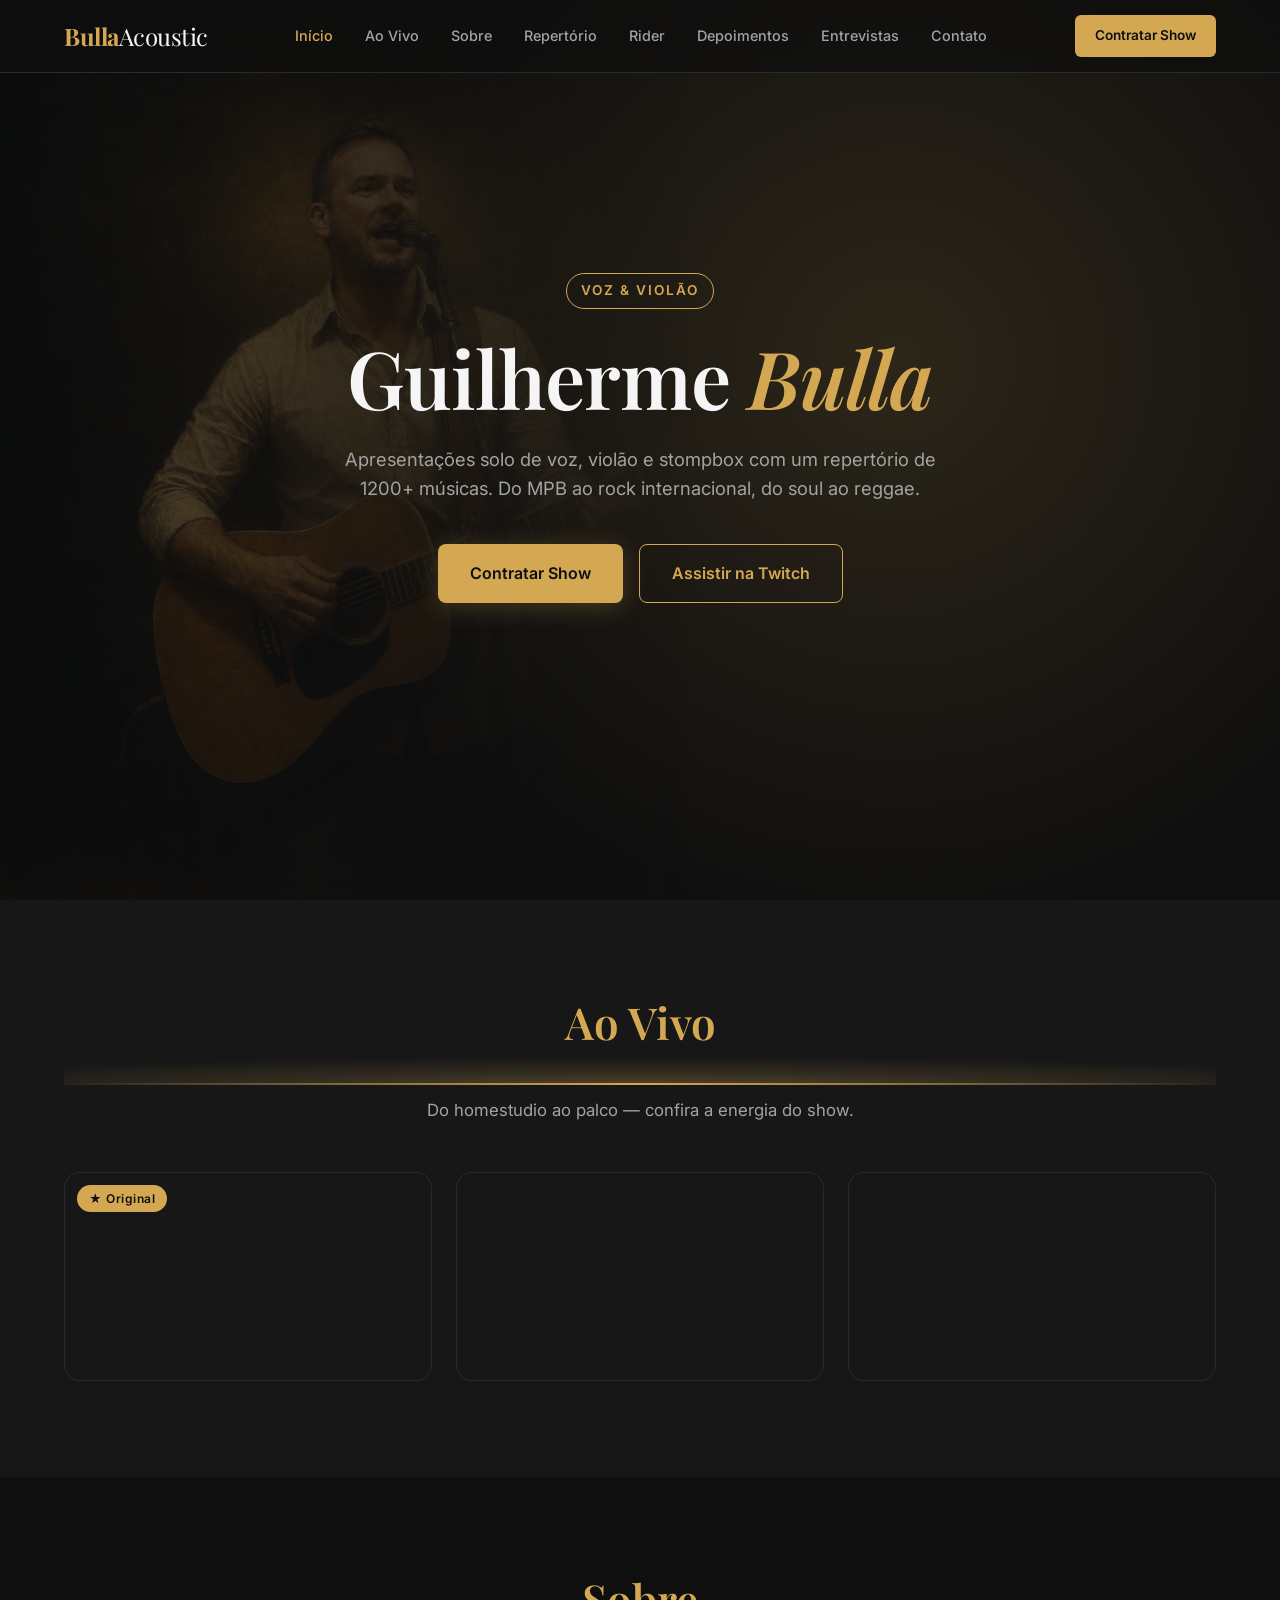
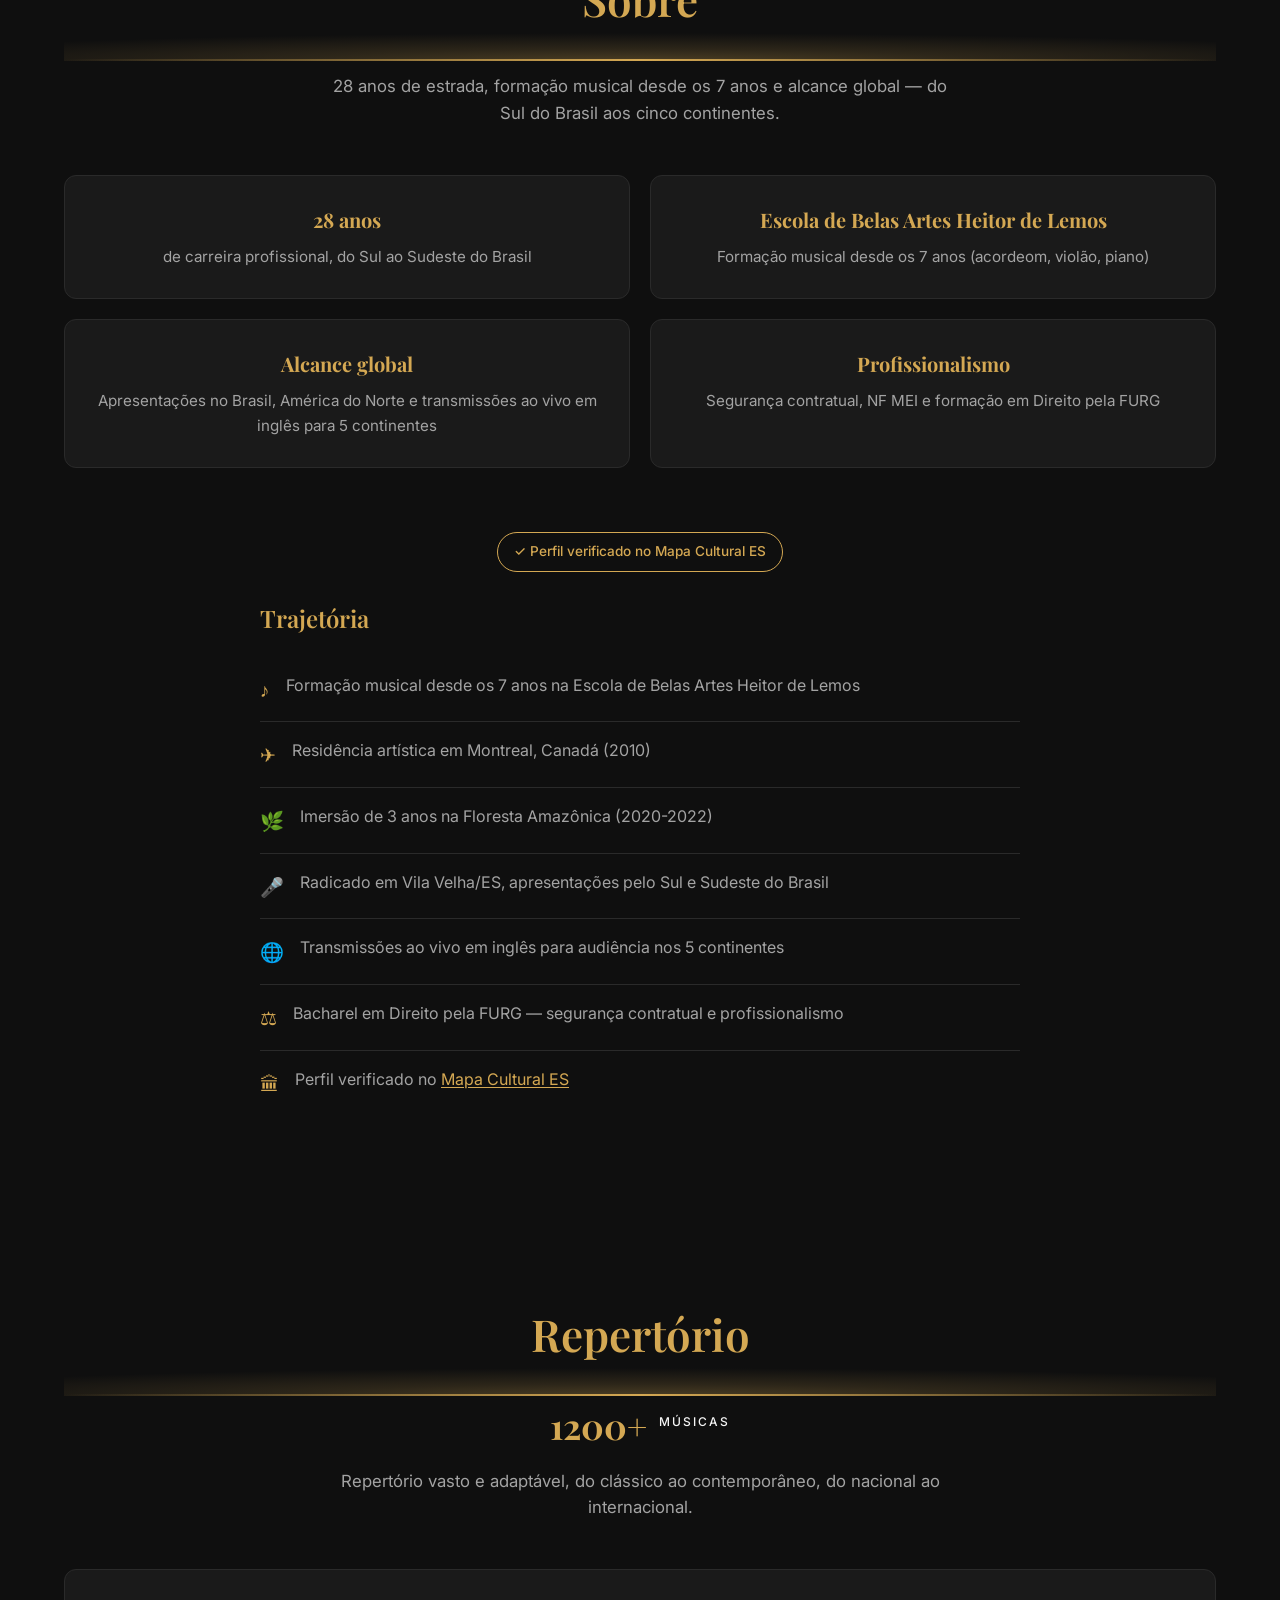
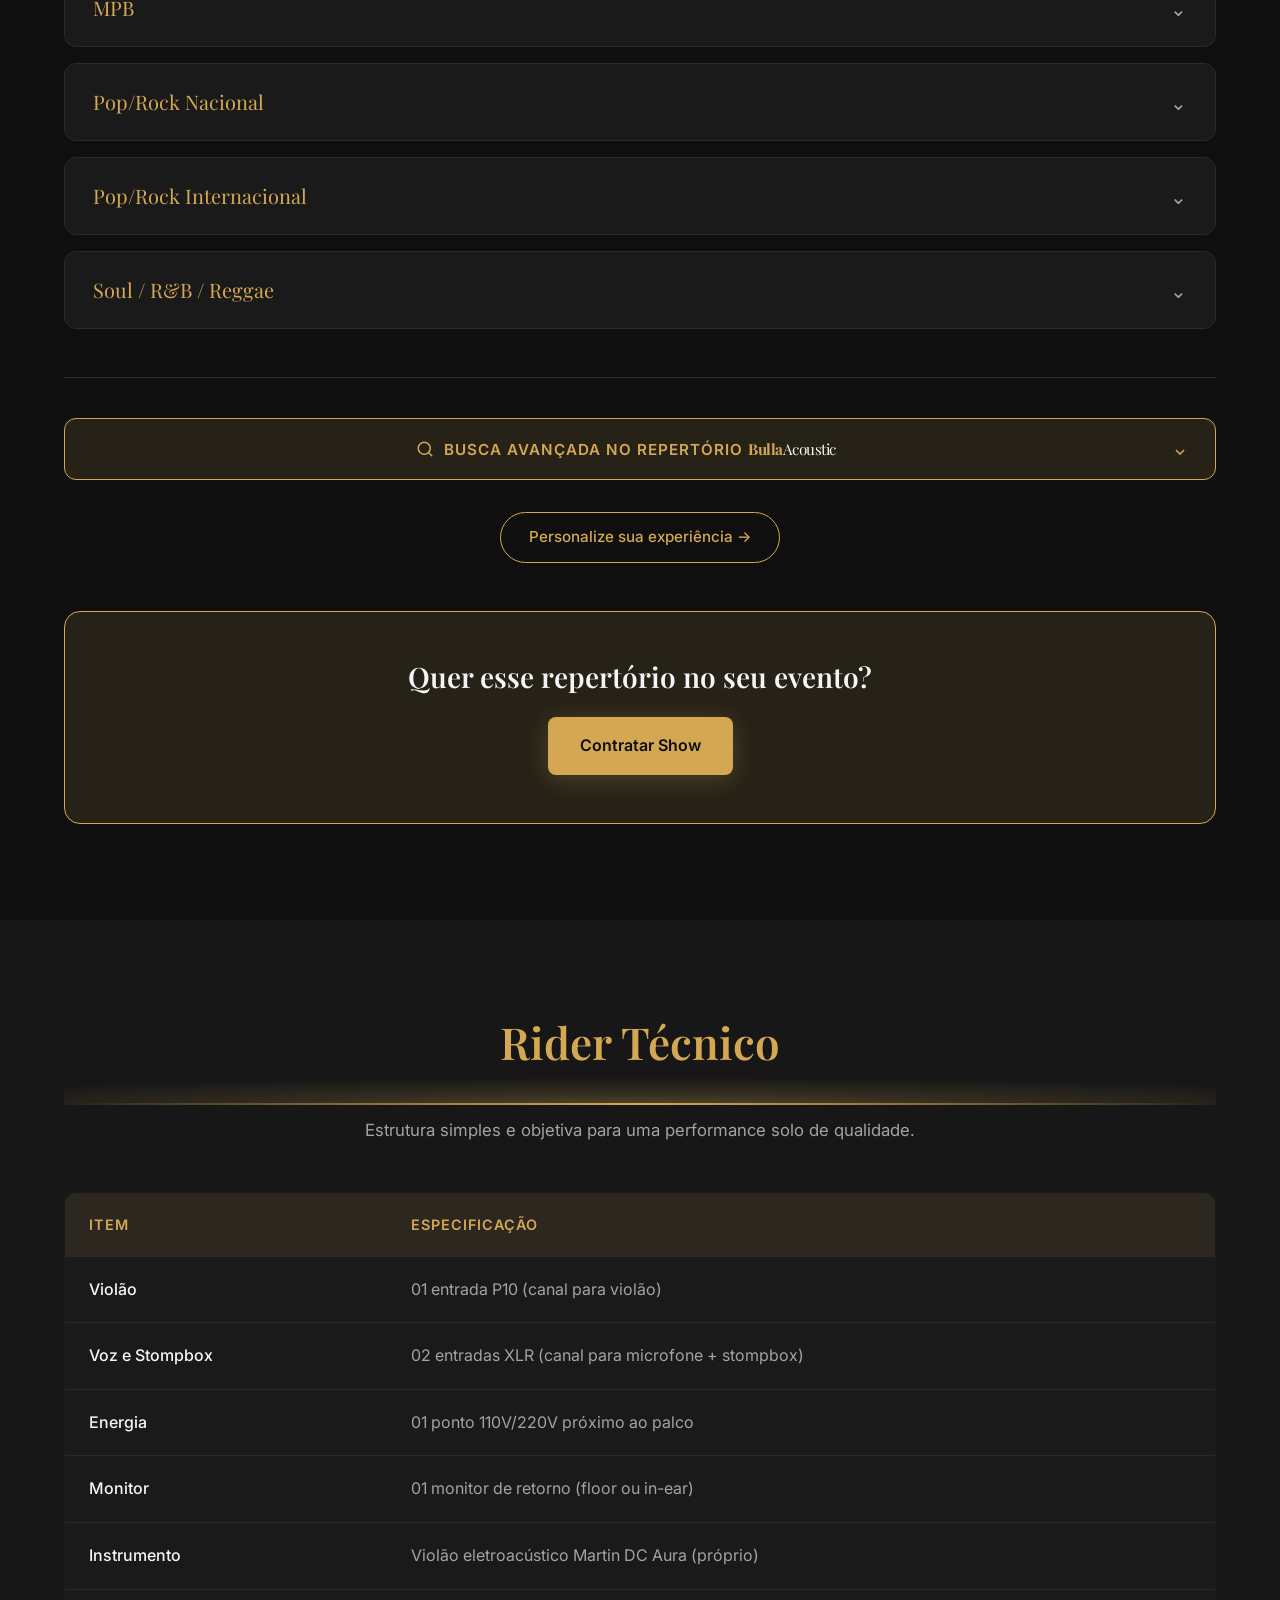
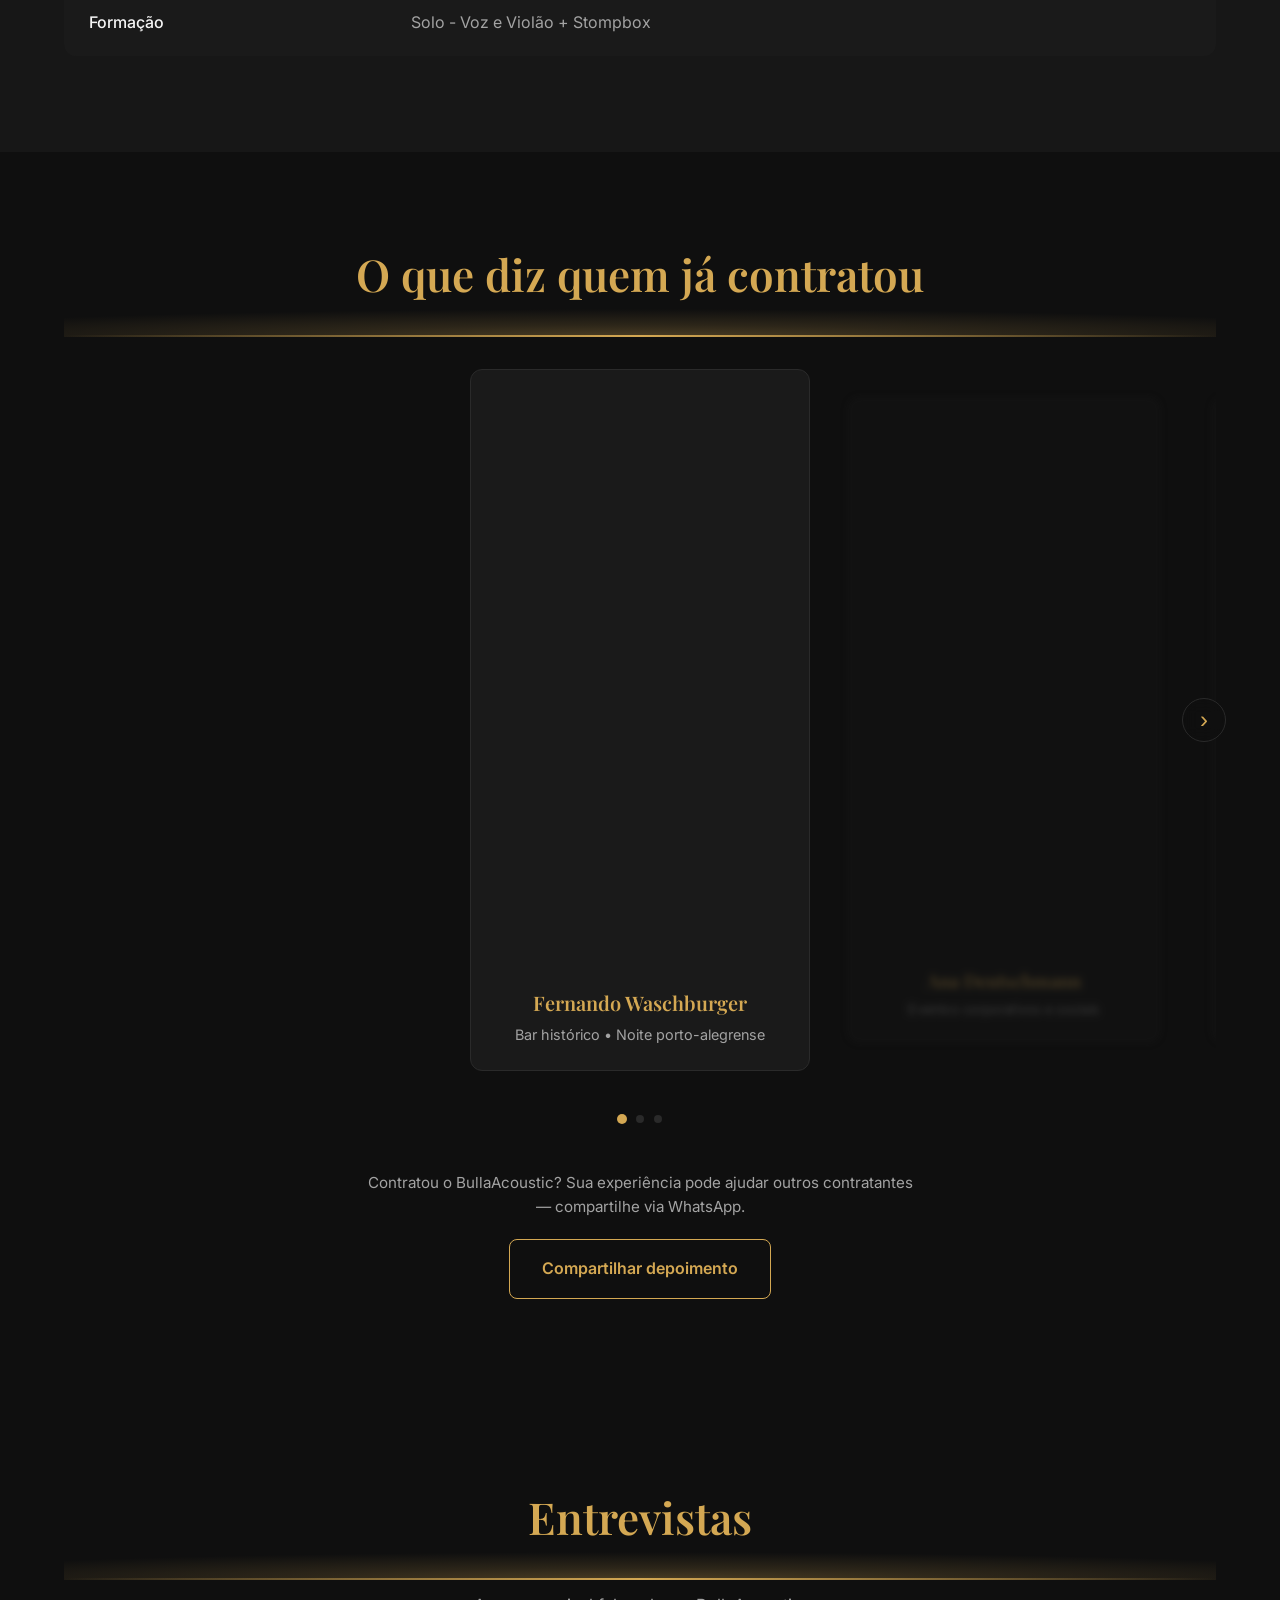
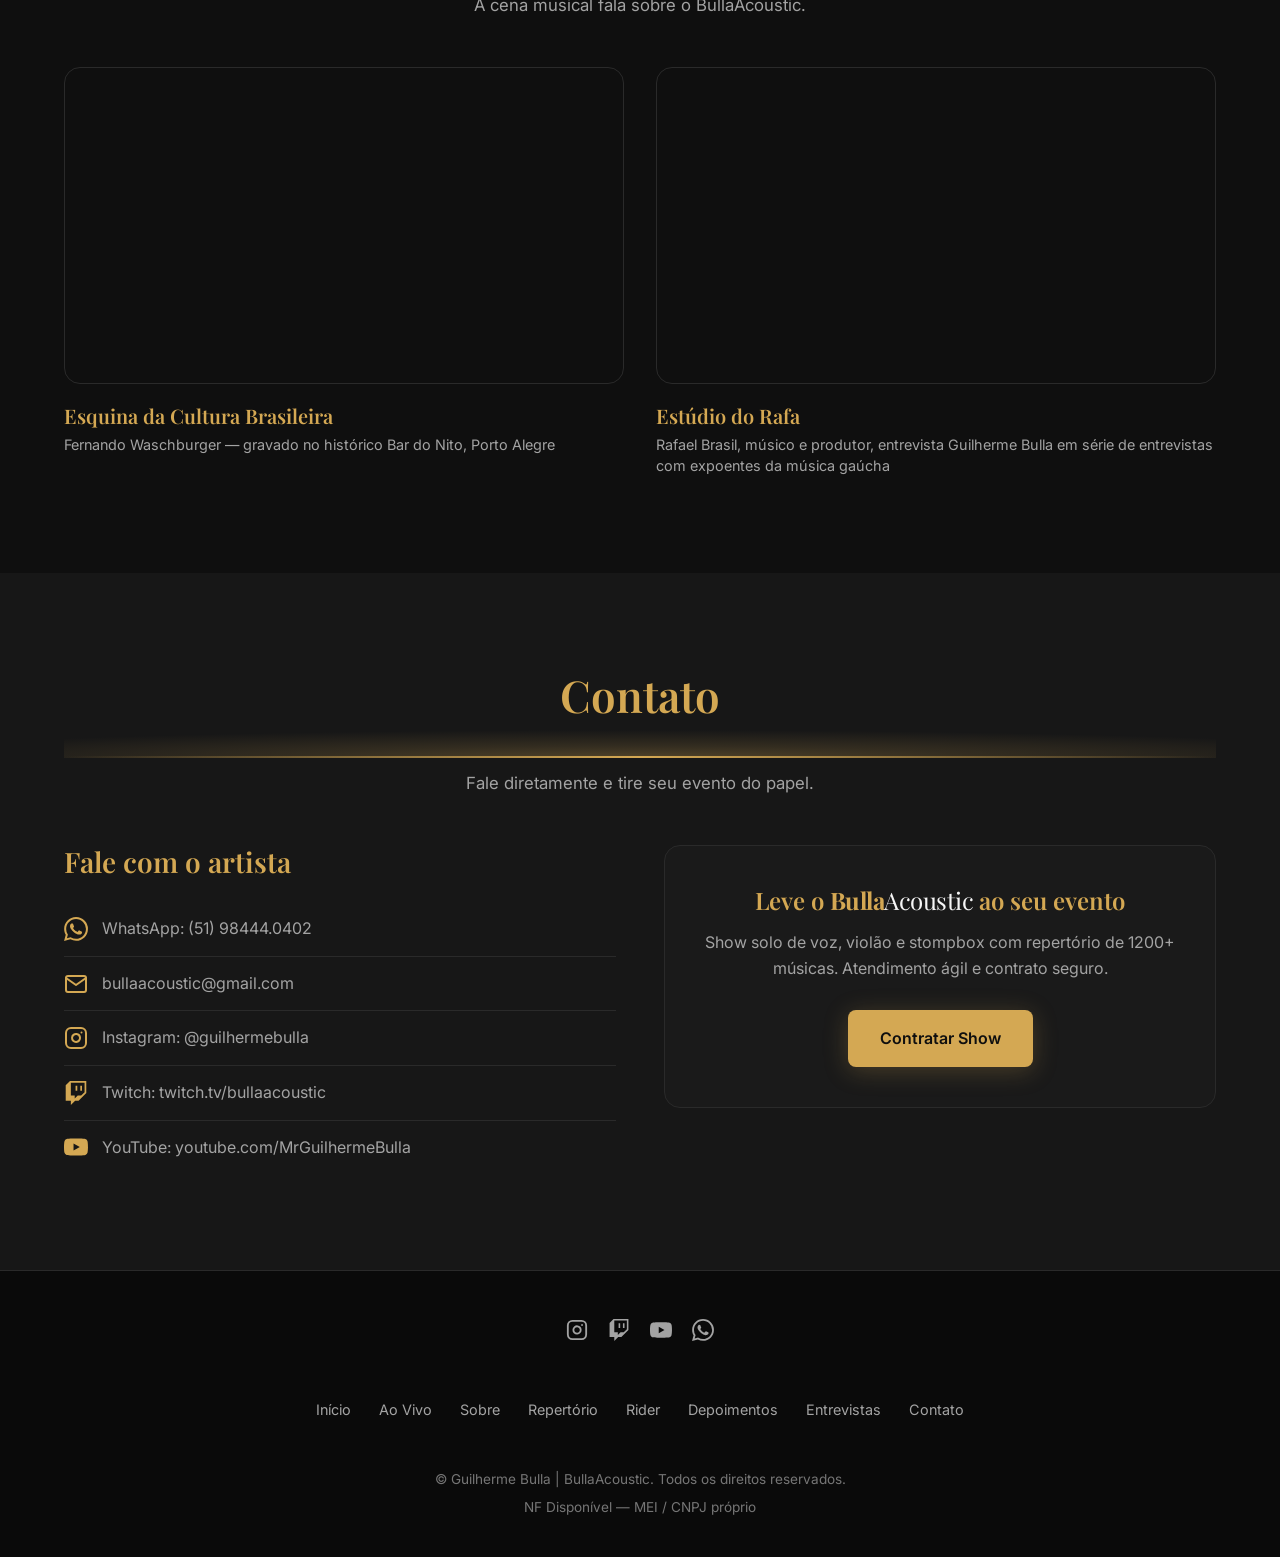
<file: index.html>
<!DOCTYPE html>
<html lang="pt-BR">
<head>
    <meta charset="UTF-8">
    <meta name="viewport" content="width=device-width, initial-scale=1.0">
    <title>BullaAcoustic | Guilherme Bulla — Voz & Violão</title>
    <meta name="description" content="BullaAcoustic — Guilherme Bulla. Show solo de voz, violão e stompbox. Repertório de 1200+ músicas. Contrate para eventos no Brasil.">
    <meta name="author" content="Guilherme Bulla">
    <meta name="robots" content="index, follow">
    <meta name="theme-color" content="#0f0f0f">
    <link rel="canonical" href="https://guilhermebulla.github.io">
    <link rel="icon" href="data:image/svg+xml,<svg xmlns='http://www.w3.org/2000/svg' viewBox='0 0 100 100'><defs><linearGradient id='bg' x1='0' y1='0' x2='1' y2='1'><stop offset='0' stop-color='%231a1a1a'/><stop offset='1' stop-color='%230f0f0f'/></linearGradient><linearGradient id='gold' x1='0' y1='0' x2='0' y2='1'><stop offset='0' stop-color='%23d4a853'/><stop offset='1' stop-color='%23b88d3e'/></linearGradient></defs><rect width='100' height='100' rx='20' fill='url(%23bg)'/><rect x='3' y='3' width='94' height='94' rx='18' fill='none' stroke='%23d4a853' stroke-opacity='.6' stroke-width='2.5'/><rect x='9' y='9' width='82' height='82' rx='13' fill='none' stroke='%23d4a853' stroke-opacity='.25' stroke-width='1.5'/><text x='50' y='77' font-family='Playfair Display, Georgia, serif' font-size='74' font-weight='700' fill='url(%23gold)' text-anchor='middle'>B</text></svg>">
    <meta property="og:title" content="BullaAcoustic | Guilherme Bulla — Voz & Violão">
    <meta property="og:description" content="Show solo de voz, violão e stompbox. Repertório de 1200+ músicas. 28 anos de carreira. Contrate para eventos.">
    <meta property="og:type" content="website">
    <meta property="og:url" content="https://guilhermebulla.github.io">
    <meta property="og:image" content="https://guilhermebulla.github.io/og-image.jpg">
    <meta property="og:image:width" content="1200">
    <meta property="og:image:height" content="630">
    <meta property="og:image:alt" content="BullaAcoustic — Guilherme Bulla, Voz & Violão">
    <meta property="og:locale" content="pt_BR">
    <meta name="twitter:card" content="summary_large_image">
    <meta name="twitter:title" content="BullaAcoustic | Guilherme Bulla — Voz & Violão">
    <meta name="twitter:description" content="Show solo de voz, violão e stompbox. Repertório de 1200+ músicas.">
    <meta name="twitter:image" content="https://guilhermebulla.github.io/og-image.jpg">
    <link rel="preconnect" href="https://fonts.googleapis.com">
    <link rel="preconnect" href="https://fonts.gstatic.com" crossorigin>
    <link href="https://fonts.googleapis.com/css2?family=Inter:wght@400;500;600;700&family=Playfair+Display:ital,wght@0,400;0,600;0,700;1,400;1,600&display=swap" rel="stylesheet">
    <link rel="stylesheet" href="base.css">
    <link rel="stylesheet" href="index.css">
    <script type="application/ld+json">
    {
        "@context": "https://schema.org",
        "@type": "MusicGroup",
        "name": "BullaAcoustic",
        "description": "Show solo de voz, violão e stompbox com repertório de 1200+ músicas. 28 anos de carreira.",
        "url": "https://guilhermebulla.github.io",
        "genre": ["MPB", "Pop", "Rock", "Soul", "R&B", "Reggae"],
        "sameAs": [
            "https://instagram.com/guilhermebulla",
            "https://twitch.tv/bullaacoustic",
            "https://youtube.com/MrGuilhermeBulla"
        ]
    }
    </script>
</head>
<body>
    <a href="#inicio" class="skip-link">Pular para o conteúdo</a>
    <div class="menu-overlay"></div>
    <a href="#contato" class="sticky-cta">Contratar Show</a>
    <button class="back-to-top" aria-label="Voltar ao topo">↑</button>
    <header>
        <div class="container">
            <nav>
                <a href="#inicio" class="logo">Bulla<span>Acoustic</span></a>
                <ul class="nav-links" id="nav-links">
                    <li><a href="#inicio">Início</a></li>
                    <li><a href="#performance">Ao Vivo</a></li>
                    <li><a href="#sobre">Sobre</a></li>
                    <li><a href="#repertorio">Repertório</a></li>
                    <li><a href="#rider">Rider</a></li>
                    <li><a href="#depoimentos">Depoimentos</a></li>
                    <li><a href="#entrevistas">Entrevistas</a></li>
                    <li><a href="#contato">Contato</a></li>
                </ul>
                <a href="#contato" class="nav-cta">Contratar Show</a>
                <button class="mobile-menu-btn" aria-label="Menu" aria-expanded="false" aria-controls="nav-links">☰</button>
            </nav>
        </div>
    </header>
    <main>
        <section id="inicio" class="hero">
            <div class="container">
                <div class="hero-content">
                    <span class="hero-tag">Voz & Violão</span>
                    <h1>Guilherme <em>Bulla</em></h1>
                    <p>Apresentações solo de voz, violão e stompbox com um repertório de 1200+ músicas. Do MPB ao rock internacional, do soul ao reggae.</p>
                    <div class="hero-buttons">
                        <a href="#contato" class="btn btn-primary">Contratar Show</a>
                        <a href="https://twitch.tv/bullaacoustic" target="_blank" rel="noopener noreferrer" class="btn btn-outline">Assistir na Twitch</a>
                    </div>
                </div>
            </div>
        </section>
        <section id="performance" class="performance">
            <div class="container">
                <h2 class="section-title">Ao Vivo</h2>
                <div class="section-divider-top"></div>
                <p class="section-subtitle">Do homestudio ao palco — confira a energia do show.</p>
                <div class="video-grid">
                    <div class="video-wrapper">
                        <span class="badge-original">★ Original</span>
                        <iframe loading="lazy" src="https://www.youtube.com/embed/UzUxgYdZ7j4" title="Numbness - BullaAcoustic (Música Original)" allow="accelerometer; autoplay; clipboard-write; encrypted-media; gyroscope; picture-in-picture; web-share" allowfullscreen></iframe>
                    </div>
                    <div class="video-wrapper">
                        <iframe loading="lazy" src="https://www.youtube.com/embed/-gWKo5NQ_0c" title="Have You Ever Seen The Rain - BullaAcoustic (Cover Acústico)" allow="accelerometer; autoplay; clipboard-write; encrypted-media; gyroscope; picture-in-picture; web-share" allowfullscreen></iframe>
                    </div>
                    <div class="video-wrapper">
                        <iframe loading="lazy" src="https://www.youtube.com/embed/TPphMZuIJVY" title="Round Here (Counting Crows) - BullaAcoustic" allow="accelerometer; autoplay; clipboard-write; encrypted-media; gyroscope; picture-in-picture; web-share" allowfullscreen></iframe>
                    </div>
                </div>
            </div>
        </section>
        <section id="sobre" class="sobre">
            <div class="container">
                <h2 class="section-title">Sobre</h2>
                <div class="section-divider-top"></div>
                <p class="section-subtitle">28 anos de estrada, formação musical desde os 7 anos e alcance global — do Sul do Brasil aos cinco continentes.</p>
                <div class="stats-grid">
                    <div class="stat-card">
                        <strong>28 anos</strong>
                        <span>de carreira profissional, do Sul ao Sudeste do Brasil</span>
                    </div>
                    <div class="stat-card">
                        <strong>Escola de Belas Artes Heitor de Lemos</strong>
                        <span>Formação musical desde os 7 anos (acordeom, violão, piano)</span>
                    </div>
                    <div class="stat-card">
                        <strong>Alcance global</strong>
                        <span>Apresentações no Brasil, América do Norte e transmissões ao vivo em inglês para 5 continentes</span>
                    </div>
                    <div class="stat-card">
                        <strong>Profissionalismo</strong>
                        <span>Segurança contratual, NF MEI e formação em Direito pela FURG</span>
                    </div>
                </div>
                <div class="mapa-badge-wrapper">
                    <a href="https://mapa.cultura.es.gov.br/agente/3334223/#info" target="_blank" rel="noopener noreferrer" class="mapa-badge">✓ Perfil verificado no Mapa Cultural ES</a>
                </div>
                <div class="highlights">
                    <h3>Trajetória</h3>
                    <ul>
                        <li>
                            <span class="icon">♪</span>
                            <span>Formação musical desde os 7 anos na Escola de Belas Artes Heitor de Lemos</span>
                        </li>
                        <li>
                            <span class="icon">✈</span>
                            <span>Residência artística em Montreal, Canadá (2010)</span>
                        </li>
                        <li>
                            <span class="icon">🌿</span>
                            <span>Imersão de 3 anos na Floresta Amazônica (2020-2022)</span>
                        </li>
                        <li>
                            <span class="icon">🎤</span>
                            <span>Radicado em Vila Velha/ES, apresentações pelo Sul e Sudeste do Brasil</span>
                        </li>
                        <li>
                            <span class="icon">🌐</span>
                            <span>Transmissões ao vivo em inglês para audiência nos 5 continentes</span>
                        </li>
                        <li>
                            <span class="icon">⚖</span>
                            <span>Bacharel em Direito pela FURG — segurança contratual e profissionalismo</span>
                        </li>
                        <li>
                            <span class="icon">🏛</span>
                            <span>Perfil verificado no <a href="https://mapa.cultura.es.gov.br/agente/3334223/#info" target="_blank" rel="noopener noreferrer">Mapa Cultural ES</a></span>
                        </li>
                    </ul>
                </div>
            </div>
        </section>
        <section id="repertorio" class="repertorio">
            <div class="container">
                <h2 class="section-title">Repertório</h2>
                <div class="rep-intro">
                    <div class="section-divider-top"></div>
                    <div class="rep-count">1200+<span>músicas</span></div>
                    <p class="section-subtitle">Repertório vasto e adaptável, do clássico ao contemporâneo, do nacional ao internacional.</p>
                </div>
                <details>
                    <summary>MPB <span class="chevron">⌄</span></summary>
                    <div class="rep-content">
                        <p>Caetano Veloso, Djavan, Gilberto Gil, Tom Jobim, Chico Buarque, Elis Regina, Milton Nascimento, Tim Maia, Maria Gadú, Marisa Monte, Anavitória, Tiago Iorc, Cazuza, Melim</p>
                    </div>
                </details>
                <details>
                    <summary>Pop/Rock Nacional <span class="chevron">⌄</span></summary>
                    <div class="rep-content">
                        <p>Legião Urbana, Titãs, Lulu Santos, Paralamas, Skank, Nando Reis, Cazuza, Engenheiros, Capital Inicial, Biquini Cavadão, CPM22, Raimundos, O Rappa</p>
                    </div>
                </details>
                <details>
                    <summary>Pop/Rock Internacional <span class="chevron">⌄</span></summary>
                    <div class="rep-content">
                        <p>Coldplay, U2, Ed Sheeran, John Mayer, Queen, Pink Floyd, Counting Crows, Nirvana, Red Hot Chili Peppers, Pearl Jam, The Beatles, Radiohead, Foo Fighters, Jack Johnson, Bruno Mars, Adele, Amy Winehouse, Norah Jones, Jason Mraz</p>
                    </div>
                </details>
                <details>
                    <summary>Soul / R&B / Reggae <span class="chevron">⌄</span></summary>
                    <div class="rep-content">
                        <p>Bob Marley, Amy Winehouse, Lauryn Hill, Stevie Wonder, Aretha Franklin, Al Green, Sublime</p>
                    </div>
                </details>
                <hr class="rep-divider">
                <button class="rep-search-toggle" id="repSearchToggle" aria-expanded="false" aria-controls="repSearchCollapsible">
                    <span class="rep-toggle-label">
                        <svg xmlns="http://www.w3.org/2000/svg" viewBox="0 0 24 24" fill="none" stroke="currentColor" stroke-width="2" stroke-linecap="round" stroke-linejoin="round" aria-hidden="true"><circle cx="11" cy="11" r="8"/><line x1="21" y1="21" x2="16.65" y2="16.65"/></svg>
                        <span>Busca avançada no repertório <span class="rep-brand">Bulla<span class="rep-brand-accent">Acoustic</span></span></span>
                    </span>
                    <span class="chevron">⌄</span>
                </button>
                <div class="rep-search-collapsible" id="repSearchCollapsible">
                <div class="rep-search">
                    <input type="text" id="repSearchInput" class="rep-search-field" placeholder="Digite nome da música ou artista..." aria-label="Buscar no repertório por nome de música ou artista">
                    <div id="repStyleFilters" class="rep-filters"></div>
                    <div class="rep-filters lang-filters">
                        <span class="rep-lang-chip" data-lang="Português"><input type="checkbox"> 🇧🇷 Português</span>
                        <span class="rep-lang-chip" data-lang="Inglês"><input type="checkbox"> 🇺🇸 Inglês</span>
                        <span class="rep-lang-chip" data-lang="Espanhol"><input type="checkbox"> 🇪🇸 Español</span>
                        <span class="rep-lang-chip" data-lang="Francês"><input type="checkbox"> 🇫🇷 Français</span>
                    </div>
                    <p id="repCounter" class="rep-counter">Carregando repertório...</p>
                    <div id="repResults" class="rep-results"></div>
                </div>
                </div>
                <div class="repertoire-link">
                    <a href="repertorio.html">Personalize sua experiência →</a>
                </div>
                <div class="cta-box">
                    <h3>Quer esse repertório no seu evento?</h3>
                    <a href="#contato" class="btn btn-primary">Contratar Show</a>
                </div>
            </div>
        </section>
        <section id="rider" class="rider">
            <div class="container">
                <h2 class="section-title">Rider Técnico</h2>
                <div class="section-divider-top"></div>
                <p class="section-subtitle">Estrutura simples e objetiva para uma performance solo de qualidade.</p>
                <table class="rider-table">
                    <thead>
                        <tr>
                            <th>Item</th>
                            <th>Especificação</th>
                        </tr>
                    </thead>
                    <tbody>
                        <tr>
                            <td>Violão</td>
                            <td>01 entrada P10 (canal para violão)</td>
                        </tr>
                        <tr>
                            <td>Voz e Stompbox</td>
                            <td>02 entradas XLR (canal para microfone + stompbox)</td>
                        </tr>
                        <tr>
                            <td>Energia</td>
                            <td>01 ponto 110V/220V próximo ao palco</td>
                        </tr>
                        <tr>
                            <td>Monitor</td>
                            <td>01 monitor de retorno (floor ou in-ear)</td>
                        </tr>
                        <tr>
                            <td>Instrumento</td>
                            <td>Violão eletroacústico Martin DC Aura (próprio)</td>
                        </tr>
                        <tr>
                            <td>Formação</td>
                            <td>Solo - Voz e Violão + Stompbox</td>
                        </tr>
                    </tbody>
                </table>
            </div>
        </section>
        <section id="depoimentos" class="depoimentos">
            <div class="container">
                <h2 class="section-title">O que diz quem já contratou</h2>
                <div class="section-divider-top"></div>
                <div class="carousel-wrapper">
                    <button class="carousel-arrow carousel-arrow-prev" aria-label="Depoimento anterior">‹</button>
                    <div class="carousel-viewport">
                        <div class="carousel-track">
                            <div class="depoimento-card">
                                <div class="depoimento-video">
                                    <iframe loading="lazy" src="https://www.youtube.com/embed/ydb7GHhhSWM" title="Depoimento — Fernando Waschburger" allow="accelerometer; autoplay; clipboard-write; encrypted-media; gyroscope; picture-in-picture; web-share" allowfullscreen></iframe>
                                </div>
                                <h3 class="depoimento-name">Fernando Waschburger</h3>
                                <p class="depoimento-role">Bar histórico • Noite porto-alegrense</p>
                            </div>
                            <div class="depoimento-card">
                                <div class="depoimento-video">
                                    <iframe loading="lazy" src="https://www.youtube.com/embed/35l8qrOgrrg" title="Depoimento — Ana Deutschmann" allow="accelerometer; autoplay; clipboard-write; encrypted-media; gyroscope; picture-in-picture; web-share" allowfullscreen></iframe>
                                </div>
                                <h3 class="depoimento-name">Ana Deutschmann</h3>
                                <p class="depoimento-role">Eventos corporativos e sociais</p>
                            </div>
                            <div class="depoimento-card">
                                <div class="depoimento-video">
                                    <iframe loading="lazy" src="https://www.youtube.com/embed/WtlE-hGcyp0" title="Depoimento — Rafael Divério" allow="accelerometer; autoplay; clipboard-write; encrypted-media; gyroscope; picture-in-picture; web-share" allowfullscreen></iframe>
                                </div>
                                <h3 class="depoimento-name">Rafael Divério</h3>
                                <p class="depoimento-role">Jornalista e comentarista esportivo</p>
                            </div>
                        </div>
                    </div>
                    <button class="carousel-arrow carousel-arrow-next" aria-label="Próximo depoimento">›</button>
                </div>
                <div class="carousel-dots"></div>
                <div class="depoimento-cta">
                    <p>Contratou o BullaAcoustic? Sua experiência pode ajudar outros contratantes — compartilhe via WhatsApp.</p>
                    <a href="https://wa.me/5551984440402?text=Ol%C3%A1%20Guilherme%21%20Gostaria%20de%20compartilhar%20minha%20experi%C3%AAncia%20com%20o%20BullaAcoustic." target="_blank" rel="noopener noreferrer" class="btn btn-outline">Compartilhar depoimento</a>
                </div>
            </div>
        </section>
        <section id="entrevistas" class="entrevistas">
            <div class="container">
                <h2 class="section-title">Entrevistas</h2>
                <div class="section-divider-top"></div>
                <p class="section-subtitle">A cena musical fala sobre o BullaAcoustic.</p>
                <div class="entrevistas-grid">
                    <div class="entrevista-card">
                        <div class="video-wrapper">
                            <iframe loading="lazy" src="https://www.youtube.com/embed/2BVfUBnXK5E" title="Entrevista — Esquina da Cultura Brasileira" allow="accelerometer; autoplay; clipboard-write; encrypted-media; gyroscope; picture-in-picture; web-share" allowfullscreen></iframe>
                        </div>
                        <div class="entrevista-info">
                            <h3 class="entrevista-title">Esquina da Cultura Brasileira</h3>
                            <p class="entrevista-desc">Fernando Waschburger — gravado no histórico Bar do Nito, Porto Alegre</p>
                        </div>
                    </div>
                    <div class="entrevista-card">
                        <div class="video-wrapper">
                            <iframe loading="lazy" src="https://www.youtube.com/embed/z3w7CnSvS70" title="Entrevista — Estúdio do Rafa" allow="accelerometer; autoplay; clipboard-write; encrypted-media; gyroscope; picture-in-picture; web-share" allowfullscreen></iframe>
                        </div>
                        <div class="entrevista-info">
                            <h3 class="entrevista-title">Estúdio do Rafa</h3>
                            <p class="entrevista-desc">Rafael Brasil, músico e produtor, entrevista Guilherme Bulla em série de entrevistas com expoentes da música gaúcha</p>
                        </div>
                    </div>
                </div>
            </div>
        </section>
        <section id="contato" class="contato">
            <div class="container">
                <h2 class="section-title">Contato</h2>
                <div class="section-divider-top"></div>
                <p class="section-subtitle">Fale diretamente e tire seu evento do papel.</p>
                <div class="contact-grid">
                    <div class="contact-info">
                        <h3>Fale com o artista</h3>
                        <ul class="contact-list">
                            <li>
                                <svg class="icon" xmlns="http://www.w3.org/2000/svg" viewBox="0 0 24 24" fill="currentColor"><path d="M17.472 14.382c-.297-.149-1.758-.867-2.03-.967-.273-.099-.471-.148-.67.15-.197.297-.767.966-.94 1.164-.173.199-.347.223-.644.075-.297-.15-1.255-.463-2.39-1.475-.883-.788-1.48-1.761-1.653-2.059-.173-.297-.018-.458.13-.606.134-.133.298-.347.446-.52.149-.174.198-.298.298-.497.099-.198.05-.371-.025-.52-.075-.149-.669-1.612-.916-2.207-.242-.579-.487-.5-.669-.51-.173-.008-.371-.01-.57-.01-.198 0-.52.074-.792.372-.272.297-1.04 1.016-1.04 2.479 0 1.462 1.065 2.875 1.213 3.074.149.198 2.096 3.2 5.077 4.487.709.306 1.262.489 1.694.625.712.227 1.36.195 1.871.118.571-.085 1.758-.719 2.006-1.413.248-.694.248-1.289.173-1.413-.074-.124-.272-.198-.57-.347m-5.421 7.403h-.004a9.87 9.87 0 01-5.031-1.378l-.361-.214-3.741.982.998-3.648-.235-.374a9.86 9.86 0 01-1.51-5.26c.001-5.45 4.436-9.884 9.888-9.884 2.64 0 5.122 1.03 6.988 2.898a9.825 9.825 0 012.893 6.994c-.003 5.45-4.437 9.884-9.885 9.884m8.413-18.297A11.815 11.815 0 0012.05 0C5.495 0 .16 5.335.157 11.892c0 2.096.547 4.142 1.588 5.945L.057 24l6.305-1.654a11.882 11.882 0 005.683 1.448h.005c6.554 0 11.89-5.335 11.893-11.893a11.821 11.821 0 00-3.48-8.413Z"/></svg>
                                <a href="https://wa.me/5551984440402" target="_blank" rel="noopener noreferrer">WhatsApp: (51) 98444.0402</a>
                            </li>
                            <li>
                                <svg class="icon" xmlns="http://www.w3.org/2000/svg" viewBox="0 0 24 24" fill="none" stroke="currentColor" stroke-width="2" stroke-linecap="round" stroke-linejoin="round"><path d="M4 4h16c1.1 0 2 .9 2 2v12c0 1.1-.9 2-2 2H4c-1.1 0-2-.9-2-2V6c0-1.1.9-2 2-2z"/><polyline points="22,6 12,13 2,6"/></svg>
                                <a href="mailto:bullaacoustic@gmail.com">bullaacoustic@gmail.com</a>
                            </li>
                            <li>
                                <svg class="icon" xmlns="http://www.w3.org/2000/svg" viewBox="0 0 24 24" fill="none" stroke="currentColor" stroke-width="2" stroke-linecap="round" stroke-linejoin="round"><rect x="2" y="2" width="20" height="20" rx="5" ry="5"/><path d="M16 11.37A4 4 0 1 1 12.63 8 4 4 0 0 1 16 11.37z"/><line x1="17.5" y1="6.5" x2="17.51" y2="6.5"/></svg>
                                <a href="https://instagram.com/guilhermebulla" target="_blank" rel="noopener noreferrer">Instagram: @guilhermebulla</a>
                            </li>
                            <li>
                                <svg class="icon" xmlns="http://www.w3.org/2000/svg" viewBox="0 0 24 24" fill="currentColor"><path d="M11.571 4.714h1.715v5.143H11.57zm4.715 0H18v5.143h-1.714zM6 0L1.714 4.286v15.428h5.143V24l4.286-4.286h3.428L22.286 12V0zm14.571 11.143l-3.428 3.428h-3.429l-3 3v-3H6.857V1.714h13.714z"/></svg>
                                <a href="https://twitch.tv/bullaacoustic" target="_blank" rel="noopener noreferrer">Twitch: twitch.tv/bullaacoustic</a>
                            </li>
                            <li>
                                <svg class="icon" xmlns="http://www.w3.org/2000/svg" viewBox="0 0 24 24" fill="currentColor"><path d="M23.498 6.186a3.016 3.016 0 0 0-2.122-2.136C19.505 3.545 12 3.545 12 3.545s-7.505 0-9.377.505A3.017 3.017 0 0 0 .502 6.186C0 8.07 0 12 0 12s0 3.93.502 5.814a3.016 3.016 0 0 0 2.122 2.136c1.871.505 9.376.505 9.376.505s7.505 0 9.377-.505a3.015 3.015 0 0 0 2.122-2.136C24 15.93 24 12 24 12s0-3.93-.502-5.814zM9.545 15.568V8.432L15.818 12l-6.273 3.568z"/></svg>
                                <a href="https://youtube.com/MrGuilhermeBulla" target="_blank" rel="noopener noreferrer">YouTube: youtube.com/MrGuilhermeBulla</a>
                            </li>
                        </ul>
                    </div>
                    <div class="contact-cta">
                        <h4>Leve o <span class="logo-text">Bulla<span class="logo-accent">Acoustic</span></span> ao seu evento</h4>
                        <p>Show solo de voz, violão e stompbox com repertório de 1200+ músicas. Atendimento ágil e contrato seguro.</p>
                        <a href="https://wa.me/5551984440402" target="_blank" rel="noopener noreferrer" class="btn btn-primary">Contratar Show</a>
                    </div>
                </div>
            </div>
        </section>
    </main>
    <footer>
        <div class="container">
            <div class="footer-content">
                <div class="footer-social">
                    <a href="https://instagram.com/guilhermebulla" target="_blank" rel="noopener noreferrer" aria-label="Instagram">
                        <svg xmlns="http://www.w3.org/2000/svg" viewBox="0 0 24 24" fill="none" stroke="currentColor" stroke-width="2" stroke-linecap="round" stroke-linejoin="round"><rect x="2" y="2" width="20" height="20" rx="5" ry="5"/><path d="M16 11.37A4 4 0 1 1 12.63 8 4 4 0 0 1 16 11.37z"/><line x1="17.5" y1="6.5" x2="17.51" y2="6.5"/></svg>
                    </a>
                    <a href="https://twitch.tv/bullaacoustic" target="_blank" rel="noopener noreferrer" aria-label="Twitch">
                        <svg xmlns="http://www.w3.org/2000/svg" viewBox="0 0 24 24" fill="currentColor"><path d="M11.571 4.714h1.715v5.143H11.57zm4.715 0H18v5.143h-1.714zM6 0L1.714 4.286v15.428h5.143V24l4.286-4.286h3.428L22.286 12V0zm14.571 11.143l-3.428 3.428h-3.429l-3 3v-3H6.857V1.714h13.714z"/></svg>
                    </a>
                    <a href="https://youtube.com/MrGuilhermeBulla" target="_blank" rel="noopener noreferrer" aria-label="YouTube">
                        <svg xmlns="http://www.w3.org/2000/svg" viewBox="0 0 24 24" fill="currentColor"><path d="M23.498 6.186a3.016 3.016 0 0 0-2.122-2.136C19.505 3.545 12 3.545 12 3.545s-7.505 0-9.377.505A3.017 3.017 0 0 0 .502 6.186C0 8.07 0 12 0 12s0 3.93.502 5.814a3.016 3.016 0 0 0 2.122 2.136c1.871.505 9.376.505 9.376.505s7.505 0 9.377-.505a3.015 3.015 0 0 0 2.122-2.136C24 15.93 24 12 24 12s0-3.93-.502-5.814zM9.545 15.568V8.432L15.818 12l-6.273 3.568z"/></svg>
                    </a>
                    <a href="https://wa.me/5551984440402" target="_blank" rel="noopener noreferrer" aria-label="WhatsApp">
                        <svg xmlns="http://www.w3.org/2000/svg" viewBox="0 0 24 24" fill="currentColor"><path d="M17.472 14.382c-.297-.149-1.758-.867-2.03-.967-.273-.099-.471-.148-.67.15-.197.297-.767.966-.94 1.164-.173.199-.347.223-.644.075-.297-.15-1.255-.463-2.39-1.475-.883-.788-1.48-1.761-1.653-2.059-.173-.297-.018-.458.13-.606.134-.133.298-.347.446-.52.149-.174.198-.298.298-.497.099-.198.05-.371-.025-.52-.075-.149-.669-1.612-.916-2.207-.242-.579-.487-.5-.669-.51-.173-.008-.371-.01-.57-.01-.198 0-.52.074-.792.372-.272.297-1.04 1.016-1.04 2.479 0 1.462 1.065 2.875 1.213 3.074.149.198 2.096 3.2 5.077 4.487.709.306 1.262.489 1.694.625.712.227 1.36.195 1.871.118.571-.085 1.758-.719 2.006-1.413.248-.694.248-1.289.173-1.413-.074-.124-.272-.198-.57-.347m-5.421 7.403h-.004a9.87 9.87 0 0 1-5.031-1.378l-.361-.214-3.741.982.998-3.648-.235-.374a9.86 9.86 0 0 1-1.51-5.26c.001-5.45 4.436-9.884 9.888-9.884 2.64 0 5.122 1.03 6.988 2.898a9.825 9.825 0 0 1 2.893 6.994c-.003 5.45-4.437 9.884-9.885 9.884m8.413-18.297A11.815 11.815 0 0 0 12.05 0C5.495 0 .16 5.335.157 11.892c0 2.096.547 4.142 1.588 5.945L.057 24l6.305-1.654a11.882 11.882 0 0 0 5.683 1.448h.005c6.554 0 11.89-5.335 11.893-11.893a11.821 11.821 0 0 0-3.48-8.413Z"/></svg>
                    </a>
                </div>
                <nav class="footer-nav">
                    <a href="#inicio">Início</a>
                    <a href="#performance">Ao Vivo</a>
                    <a href="#sobre">Sobre</a>
                    <a href="#repertorio">Repertório</a>
                    <a href="#rider">Rider</a>
                    <a href="#depoimentos">Depoimentos</a>
                    <a href="#entrevistas">Entrevistas</a>
                    <a href="#contato">Contato</a>
                </nav>
                <div class="footer-legal">
                    <p>© Guilherme Bulla | BullaAcoustic. Todos os direitos reservados.</p>
                    <p>NF Disponível — MEI / CNPJ próprio</p>
                </div>
            </div>
        </div>
    </footer>
    <script src="script.js" defer></script>
</body>
</html>
</file>
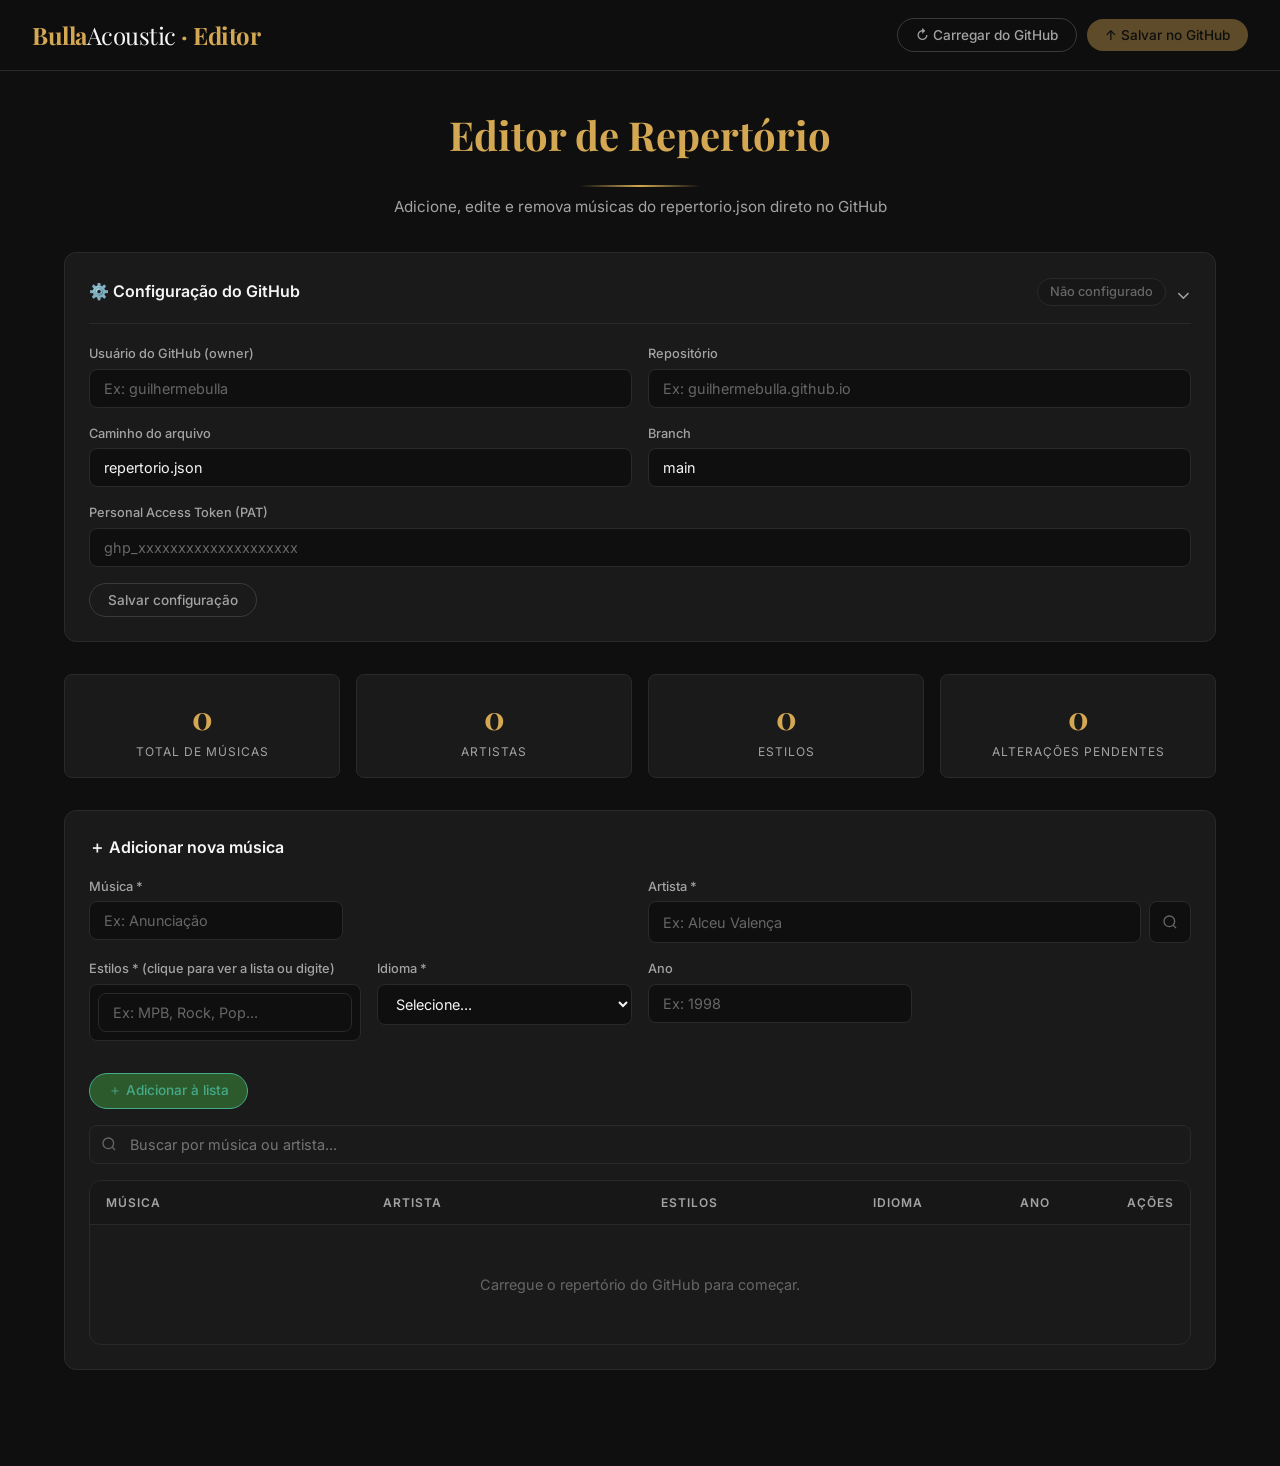
<file: #Editor de repertório v3.html>
<!DOCTYPE html>
<html lang="pt-BR">
<head>
    <meta charset="UTF-8">
    <meta name="viewport" content="width=device-width, initial-scale=1.0">
    <title>Editor de Repertório — BullaAcoustic</title>
    <link rel="icon" href="data:image/svg+xml,%3Csvg xmlns='http://www.w3.org/2000/svg' viewBox='0 0 32 32'%3E%3Crect width='32' height='32' rx='6' fill='%230f0f0f'/%3E%3Ctext x='16' y='23' font-family='serif' font-size='20' font-weight='700' fill='%23d4a853' text-anchor='middle'%3EB%3C/text%3E%3C/svg%3E" type="image/svg+xml">
    <link href="https://fonts.googleapis.com/css2?family=Playfair+Display:wght@400;700&family=Inter:wght@300;400;500;600&display=swap" rel="stylesheet">
    <style>
        *, *::before, *::after { margin: 0; padding: 0; box-sizing: border-box; }
        :root {
            --bg: #0f0f0f;
            --bg-card: #1a1a1a;
            --bg-elevated: #171717;
            --gold: #d4a853;
            --gold-hover: #b88d3e;
            --gold-soft: rgba(212, 168, 83, 0.12);
            --text: #f5f5f5;
            --text-muted: #a3a3a3;
            --text-dim: #666666;
            --border: #2a2a2a;
            --border-light: #3a3a3a;
            --green: #4a8;
            --green-bg: #2d5a2d;
            --red: #a44;
            --red-bg: #5a2d2d;
            --radius: 12px;
            --radius-sm: 8px;
            --transition: 0.25s ease;
        }
        body {
            background: var(--bg);
            color: var(--text);
            font-family: 'Inter', sans-serif;
            line-height: 1.6;
            min-height: 100vh;
            -webkit-font-smoothing: antialiased;
        }
        /* HEADER */
        .editor-header {
            position: sticky;
            top: 0;
            z-index: 100;
            display: flex;
            align-items: center;
            justify-content: space-between;
            padding: 1rem 2rem;
            background: rgba(15, 15, 15, 0.95);
            backdrop-filter: blur(10px);
            border-bottom: 1px solid var(--border);
        }
        .editor-logo {
            font-family: 'Playfair Display', serif;
            font-size: 1.5rem;
            font-weight: 700;
            color: var(--gold);
            letter-spacing: -0.5px;
        }
        .editor-logo span { color: var(--text); font-weight: 400; }
        .header-actions { display: flex; gap: 10px; align-items: center; }
        .btn {
            padding: 8px 18px;
            border: none;
            border-radius: 50px;
            font-family: 'Inter', sans-serif;
            font-size: 0.85rem;
            font-weight: 500;
            cursor: pointer;
            transition: all var(--transition);
        }
        .btn-gold {
            background: var(--gold);
            color: var(--bg);
        }
        .btn-gold:hover { background: var(--gold-hover); transform: translateY(-1px); }
        .btn-outline {
            background: transparent;
            border: 1px solid var(--border-light);
            color: var(--text-muted);
        }
        .btn-outline:hover { border-color: var(--gold); color: var(--gold); }
        .btn-green {
            background: var(--green-bg);
            border: 1px solid var(--green);
            color: var(--green);
        }
        .btn-green:hover { background: var(--green); color: var(--bg); }
        .btn-red {
            background: transparent;
            border: 1px solid var(--red);
            color: var(--red);
            padding: 6px 12px;
            font-size: 0.8rem;
        }
        .btn-red:hover { background: var(--red-bg); }
        .btn:disabled { opacity: 0.4; cursor: not-allowed; transform: none; }
        /* MAIN */
        .editor-main {
            max-width: 1200px;
            margin: 0 auto;
            padding: 2rem 1.5rem 4rem;
        }
        .editor-title {
            font-family: 'Playfair Display', serif;
            font-size: clamp(1.75rem, 4vw, 2.5rem);
            font-weight: 700;
            color: var(--gold);
            text-align: center;
            margin-bottom: 0.5rem;
            position: relative;
            padding-bottom: 1.25rem;
        }
        .editor-title::after {
            content: '';
            position: absolute;
            bottom: 0;
            left: 50%;
            transform: translateX(-50%);
            width: 120px;
            height: 2px;
            background: linear-gradient(90deg, transparent, var(--gold), transparent);
        }
        .editor-subtitle {
            color: var(--text-muted);
            font-size: 0.95rem;
            text-align: center;
            margin-bottom: 2rem;
        }
        /* CONFIG PANEL */
        .config-panel {
            background: var(--bg-card);
            border: 1px solid var(--border);
            border-radius: var(--radius);
            padding: 1.5rem;
            margin-bottom: 2rem;
        }
        .config-panel.collapsed .config-body { display: none; }
        .config-panel.collapsed .config-chevron { transform: rotate(-90deg); }
        .config-header {
            display: flex;
            align-items: center;
            justify-content: space-between;
            cursor: pointer;
        }
        .config-title {
            font-size: 1rem;
            font-weight: 600;
            color: var(--text);
            display: flex;
            align-items: center;
            gap: 8px;
        }
        .config-status {
            font-size: 0.8rem;
            padding: 3px 12px;
            border-radius: 50px;
            font-weight: 500;
        }
        .config-status.connected { background: var(--green-bg); color: var(--green); border: 1px solid var(--green); }
        .config-status.disconnected { background: var(--bg-elevated); color: var(--text-dim); border: 1px solid var(--border); }
        .config-chevron { color: var(--text-muted); transition: transform 0.2s ease; font-size: 1.2rem; }
        .config-body { padding-top: 1.25rem; border-top: 1px solid var(--border); margin-top: 1rem; }
        .config-grid {
            display: grid;
            grid-template-columns: 1fr 1fr;
            gap: 1rem;
            margin-bottom: 1rem;
        }
        .config-field { display: flex; flex-direction: column; gap: 4px; }
        .config-field label { font-size: 0.8rem; color: var(--text-muted); font-weight: 500; }
        .config-field input {
            padding: 10px 14px;
            background: var(--bg);
            border: 1px solid var(--border);
            border-radius: var(--radius-sm);
            color: var(--text);
            font-family: 'Inter', sans-serif;
            font-size: 0.9rem;
            transition: border-color var(--transition);
        }
        .config-field input:focus { outline: none; border-color: var(--gold); }
        .config-field input::placeholder { color: var(--text-dim); }
        /* STATS BAR */
        .stats-bar {
            display: flex;
            gap: 1rem;
            flex-wrap: wrap;
            margin-bottom: 2rem;
        }
        .stat-card {
            background: var(--bg-card);
            border: 1px solid var(--border);
            border-radius: var(--radius-sm);
            padding: 1rem 1.5rem;
            flex: 1;
            min-width: 150px;
            text-align: center;
        }
        .stat-number {
            font-family: 'Playfair Display', serif;
            font-size: 2rem;
            font-weight: 700;
            color: var(--gold);
        }
        .stat-label { font-size: 0.75rem; color: var(--text-muted); text-transform: uppercase; letter-spacing: 1px; }
        /* ADD/EDIT FORM */
        .add-form {
            background: var(--bg-card);
            border: 1px solid var(--border);
            border-radius: var(--radius);
            padding: 1.5rem;
            margin-bottom: 2rem;
            transition: border-color var(--transition), box-shadow var(--transition);
        }
        .add-form.editing { border-color: var(--gold); box-shadow: 0 0 0 1px var(--gold); }
        .add-form-title {
            font-size: 1rem;
            font-weight: 600;
            margin-bottom: 1rem;
            display: flex;
            align-items: center;
            gap: 8px;
            color: var(--text);
        }
        .add-form.editing .add-form-title { color: var(--gold); }
        .form-actions {
            display: flex;
            gap: 10px;
            align-items: center;
        }
        .form-grid {
            display: grid;
            grid-template-columns: 1fr 1fr;
            gap: 1rem;
            margin-bottom: 1rem;
        }
        .form-field { display: flex; flex-direction: column; gap: 4px; }
        .form-field label { font-size: 0.8rem; color: var(--text-muted); font-weight: 500; }
        .form-field input, .form-field select {
            padding: 10px 14px;
            background: var(--bg);
            border: 1px solid var(--border);
            border-radius: var(--radius-sm);
            color: var(--text);
            font-family: 'Inter', sans-serif;
            font-size: 0.9rem;
            transition: border-color var(--transition);
        }
        .form-field input:focus, .form-field select:focus { outline: none; border-color: var(--gold); }
        .form-field input::placeholder { color: var(--text-dim); }
        /* TAG INPUT */
        .tag-input-container {
            display: flex;
            flex-wrap: wrap;
            gap: 6px;
            padding: 8px;
            background: var(--bg);
            border: 1px solid var(--border);
            border-radius: var(--radius-sm);
            min-height: 42px;
            transition: border-color var(--transition);
        }
        .tag-input-container:focus-within { border-color: var(--gold); }
        .tag-item {
            display: inline-flex;
            align-items: center;
            gap: 4px;
            padding: 4px 10px;
            background: var(--gold-soft);
            border: 1px solid var(--gold);
            border-radius: 50px;
            font-size: 0.8rem;
            color: var(--gold);
            cursor: default;
        }
        .tag-item button {
            background: none;
            border: none;
            color: var(--gold);
            cursor: pointer;
            font-size: 0.9rem;
            padding: 0;
            line-height: 1;
        }
        .tag-item button:hover { color: var(--gold-hover); }
        .tag-input {
            flex: 1;
            min-width: 120px;
            background: none;
            border: none;
            outline: none;
            color: var(--text);
            font-family: 'Inter', sans-serif;
            font-size: 0.85rem;
        }
        .tag-input::placeholder { color: var(--text-dim); }

/* ARTIST SEARCH BUTTON */
.artist-input-wrapper {
    display: flex;
    gap: 8px;
}
.artist-input-wrapper input { flex: 1; }
.artist-search-btn {
    flex-shrink: 0;
    width: 42px;
    height: 42px;
    border: 1px solid var(--border);
    border-radius: var(--radius-sm);
    background: var(--bg);
    color: var(--text-dim);
    cursor: pointer;
    display: flex;
    align-items: center;
    justify-content: center;
    transition: all var(--transition);
}
.artist-search-btn:hover {
    border-color: var(--gold);
    color: var(--gold);
    background: var(--gold-soft);
}
/* FILTER BADGE */
.filter-badge {
    display: none;
    align-items: center;
    gap: 8px;
    background: var(--gold-soft);
    border: 1px solid var(--gold);
    border-radius: 50px;
    padding: 5px 14px;
    margin-bottom: 0.75rem;
    font-size: 0.8rem;
    color: var(--gold);
}
.filter-badge.visible { display: inline-flex; }
.filter-badge button {
    background: none;
    border: none;
    color: var(--gold);
    cursor: pointer;
    font-size: 1rem;
    padding: 0;
    line-height: 1;
}
.filter-badge button:hover { color: var(--gold-hover); }

        /* SEARCH */
        .search-bar {
            margin-bottom: 1rem;
            position: relative;
        }
        .search-bar input {
            width: 100%;
            padding: 10px 14px 10px 40px;
            background: var(--bg-card);
            border: 1px solid var(--border);
            border-radius: var(--radius-sm);
            color: var(--text);
            font-family: 'Inter', sans-serif;
            font-size: 0.9rem;
        }
        .search-bar input:focus { outline: none; border-color: var(--gold); }
        .search-bar svg {
            position: absolute;
            left: 12px;
            top: 50%;
            transform: translateY(-50%);
            color: var(--text-dim);
            pointer-events: none;
        }
        /* SONGS TABLE */
        .songs-table {
            background: var(--bg-card);
            border: 1px solid var(--border);
            border-radius: var(--radius);
            overflow: hidden;
        }
        .songs-header {
            display: grid;
            grid-template-columns: 2fr 2fr 1.5fr 1fr 0.7fr auto;
            gap: 1rem;
            padding: 12px 16px;
            background: var(--bg-elevated);
            border-bottom: 1px solid var(--border);
            font-size: 0.75rem;
            text-transform: uppercase;
            letter-spacing: 1px;
            color: var(--text-muted);
            font-weight: 600;
        }
        .songs-body { max-height: 500px; overflow-y: auto; }
        .songs-body::-webkit-scrollbar { width: 6px; }
        .songs-body::-webkit-scrollbar-track { background: var(--bg); }
        .songs-body::-webkit-scrollbar-thumb { background: var(--border-light); border-radius: 3px; }
        .song-row {
            display: grid;
            grid-template-columns: 2fr 2fr 1.5fr 1fr 0.7fr auto;
            gap: 1rem;
            padding: 10px 16px;
            border-bottom: 1px solid var(--border);
            align-items: center;
            transition: background var(--transition);
        }
        .song-row:hover { background: var(--bg); }
        .song-row.editing { background: var(--gold-soft); border-color: var(--gold); }
        .song-cell { font-size: 0.85rem; color: var(--text); overflow: hidden; text-overflow: ellipsis; white-space: nowrap; }
        .song-cell.artist { color: var(--text-muted); }
        .song-cell.styles { display: flex; flex-wrap: wrap; gap: 4px; }
        .song-cell.styles span {
            font-size: 0.7rem;
            padding: 2px 8px;
            border-radius: 50px;
            background: var(--bg-elevated);
            color: var(--text-dim);
        }
        .song-cell.lang { color: var(--text-muted); font-size: 0.8rem; }
        .song-actions { display: flex; gap: 6px; }
        .song-actions button {
            width: 30px;
            height: 30px;
            border: 1px solid var(--border-light);
            border-radius: 6px;
            background: transparent;
            color: var(--text-dim);
            cursor: pointer;
            font-size: 0.85rem;
            display: flex;
            align-items: center;
            justify-content: center;
            transition: all var(--transition);
        }
        .song-actions button:hover { border-color: var(--gold); color: var(--gold); }
        .song-actions button.delete:hover { border-color: var(--red); color: var(--red); }
        .song-actions button.edit.active { border-color: var(--gold); color: var(--gold); background: var(--gold-soft); }
        .songs-empty {
            padding: 3rem 1rem;
            text-align: center;
            color: var(--text-dim);
            font-size: 0.9rem;
        }
        /* TOAST */
        .toast {
            position: fixed;
            bottom: 30px;
            left: 50%;
            transform: translateX(-50%) translateY(20px);
            background: var(--bg-card);
            border: 1px solid var(--border);
            border-radius: 50px;
            padding: 12px 28px;
            font-size: 0.9rem;
            color: var(--text);
            box-shadow: 0 8px 32px rgba(0, 0, 0, 0.5);
            z-index: 200;
            opacity: 0;
            pointer-events: none;
            transition: all 0.3s ease;
            display: flex;
            align-items: center;
            gap: 8px;
        }
        .toast.show { opacity: 1; pointer-events: auto; transform: translateX(-50%) translateY(0); }
        .toast.success { border-color: var(--green); color: var(--green); }
        .toast.error { border-color: var(--red); color: var(--red); }
        /* AUTOCOMPLETE ESTILOS */
        .estilo-dropdown {
            display: none;
            position: absolute;
            top: 100%;
            left: 0;
            right: 0;
            background: var(--bg-card);
            border: 1px solid var(--border-light);
            border-radius: var(--radius-sm);
            max-height: 200px;
            overflow-y: auto;
            z-index: 50;
            margin-top: 4px;
            box-shadow: 0 8px 24px rgba(0, 0, 0, 0.4);
        }
        .estilo-dropdown::-webkit-scrollbar { width: 5px; }
        .estilo-dropdown::-webkit-scrollbar-thumb { background: var(--border-light); border-radius: 3px; }
        .estilo-dropdown.visible { display: block; }
        .estilo-option {
            padding: 8px 14px;
            font-size: 0.85rem;
            color: var(--text-muted);
            cursor: pointer;
            transition: background var(--transition);
        }
        .estilo-option:hover { background: var(--bg); color: var(--gold); }
        /* DUPLICATE DROPDOWN */
        .dup-dropdown {
            display: none;
            position: absolute;
            top: 100%;
            left: 0;
            right: 0;
            background: var(--bg-card);
            border: 1px solid var(--border-light);
            border-radius: var(--radius-sm);
            max-height: 240px;
            overflow-y: auto;
            z-index: 60;
            margin-top: 4px;
            box-shadow: 0 8px 24px rgba(0, 0, 0, 0.4);
        }
        .dup-dropdown::-webkit-scrollbar { width: 5px; }
        .dup-dropdown::-webkit-scrollbar-thumb { background: var(--border-light); border-radius: 3px; }
        .dup-dropdown.visible { display: block; }
        .dup-option {
            padding: 8px 14px;
            font-size: 0.85rem;
            color: var(--text-muted);
            cursor: pointer;
            transition: background var(--transition);
            border-bottom: 1px solid var(--border);
        }
        .dup-option:hover { background: var(--bg); color: var(--gold); }
        .dup-option:last-child { border-bottom: none; }
        .dup-exact {
            background: var(--red-bg);
            color: var(--red);
            border-left: 3px solid var(--red);
        }
        .dup-exact:hover { background: var(--red); color: var(--bg); }
        /* RESPONSIVE */
        @media (max-width: 768px) {
            .editor-header { padding: 0.75rem 1rem; }
            .editor-main { padding: 1.5rem 1rem 3rem; }
            .config-grid, .form-grid { grid-template-columns: 1fr; }
            .songs-header { display: none; }
            .song-row {
                grid-template-columns: 1fr;
                gap: 4px;
                padding: 12px 16px;
            }
            .song-cell { white-space: normal; }
            .song-actions { margin-top: 4px; }
            .stats-bar { gap: 0.5rem; }
            .stat-card { min-width: 100px; padding: 0.75rem; }
            .stat-number { font-size: 1.5rem; }
        }
    </style>
</head>
<body>
    <header class="editor-header">
        <span class="editor-logo">Bulla<span>Acoustic</span> · Editor</span>
        <div class="header-actions">
            <button class="btn btn-outline" id="loadBtn">↻ Carregar do GitHub</button>
            <button class="btn btn-gold" id="saveBtn" disabled>↑ Salvar no GitHub</button>
        </div>
    </header>
    <main class="editor-main">
        <h1 class="editor-title">Editor de Repertório</h1>
        <p class="editor-subtitle">Adicione, edite e remova músicas do repertorio.json direto no GitHub</p>
        <!-- CONFIG -->
        <div class="config-panel" id="configPanel">
            <div class="config-header" id="configHeader">
                <span class="config-title">⚙️ Configuração do GitHub</span>
                <div style="display:flex;align-items:center;gap:10px;">
                    <span class="config-status disconnected" id="configStatus">Não configurado</span>
                    <span class="config-chevron">⌄</span>
                </div>
            </div>
            <div class="config-body">
                <div class="config-grid">
                    <div class="config-field">
                        <label>Usuário do GitHub (owner)</label>
                        <input type="text" id="ghOwner" placeholder="Ex: guilhermebulla" value="">
                    </div>
                    <div class="config-field">
                        <label>Repositório</label>
                        <input type="text" id="ghRepo" placeholder="Ex: guilhermebulla.github.io" value="">
                    </div>
                </div>
                <div class="config-grid">
                    <div class="config-field">
                        <label>Caminho do arquivo</label>
                        <input type="text" id="ghPath" placeholder="Ex: repertorio.json" value="repertorio.json">
                    </div>
                    <div class="config-field">
                        <label>Branch</label>
                        <input type="text" id="ghBranch" placeholder="main" value="main">
                    </div>
                </div>
                <div class="config-field" style="margin-bottom:1rem;">
                    <label>Personal Access Token (PAT)</label>
                    <input type="password" id="ghToken" placeholder="ghp_xxxxxxxxxxxxxxxxxxxx" value="">
                </div>
                <button class="btn btn-outline" id="saveConfigBtn">Salvar configuração</button>
            </div>
        </div>
        <!-- STATS -->
        <div class="stats-bar">
            <div class="stat-card">
                <div class="stat-number" id="statTotal">0</div>
                <div class="stat-label">Total de músicas</div>
            </div>
            <div class="stat-card">
                <div class="stat-number" id="statArtists">0</div>
                <div class="stat-label">Artistas</div>
            </div>
            <div class="stat-card">
                <div class="stat-number" id="statStyles">0</div>
                <div class="stat-label">Estilos</div>
            </div>
            <div class="stat-card">
                <div class="stat-number" id="statUnsaved">0</div>
                <div class="stat-label">Alterações pendentes</div>
            </div>
        </div>
        <!-- ADD/EDIT FORM -->
        <div class="add-form" id="addForm">
            <div class="add-form-title" id="addFormTitle">＋ Adicionar nova música</div>
            <div class="form-grid">
                <div class="form-field">
                   <label>Música *</label>
                   <div style="position:relative;">
                      <input type="text" id="addMusica" placeholder="Ex: Anunciação" autocomplete="off">
                      <div class="dup-dropdown" id="dupDropdown"></div>
                   </div>
                </div>
                <div class="form-field">
                    <label>Artista *</label>
                    <div class="artist-input-wrapper">
                        <input type="text" id="addArtista" placeholder="Ex: Alceu Valença" list="artistaSuggestions">
                        <button type="button" class="artist-search-btn" id="searchArtistBtn" title="Buscar músicas deste artista na lista">
                            <svg width="16" height="16" viewBox="0 0 24 24" fill="none" stroke="currentColor" stroke-width="2">
                                <circle cx="11" cy="11" r="8"></circle>
                                <line x1="21" y1="21" x2="16.65" y2="16.65"></line>
                            </svg>
                        </button>
                    </div>
                </div>
            <div class="form-grid">
                <div class="form-field">
                    <label>Estilos * (clique para ver a lista ou digite)</label>
                    <div style="position:relative;">
                        <div class="tag-input-container" id="addEstiloContainer">
                            <input type="text" class="tag-input" id="addEstiloInput" placeholder="Ex: MPB, Rock, Pop..." autocomplete="off">
                        </div>
                        <div class="estilo-dropdown" id="estiloDropdown"></div>
                    </div>
                </div>
                <div class="form-field">
                    <label>Idioma *</label>
                    <select id="addIdioma">
                        <option value="">Selecione...</option>
                        <option value="Português">🇧🇷 Português</option>
                        <option value="Inglês">🇺🇸 Inglês</option>
                        <option value="Espanhol">🇪🇸 Espanhol</option>
                        <option value="Francês">🇫🇷 Francês</option>
                    </select>
                </div>
            </div>
            <div class="form-grid">
                <div class="form-field">
                    <label>Ano</label>
                    <input type="number" id="addAno" placeholder="Ex: 1998" min="1900" max="2099">
                </div>
            </div>
            <div class="form-actions">
                <button class="btn btn-green" id="addBtn">＋ Adicionar à lista</button>
                <button class="btn btn-outline" id="cancelBtn" style="display:none;">✕ Cancelar edição</button>
            </div>
        </div>
        <!-- SEARCH -->
        <div class="search-bar">
            <svg width="16" height="16" viewBox="0 0 24 24" fill="none" stroke="currentColor" stroke-width="2">
                <circle cx="11" cy="11" r="8"></circle>
                <line x1="21" y1="21" x2="16.65" y2="16.65"></line>
            </svg>
            <input type="text" id="searchInput" placeholder="Buscar por música ou artista...">
        </div>
<div class="filter-badge" id="filterBadge">
    <span>🔍 Filtro por artista</span>
    <button type="button" id="clearFilterBtn">×</button>
</div>
        <!-- SONGS TABLE -->
        <div class="songs-table">
            <div class="songs-header">
                <div>Música</div>
                <div>Artista</div>
                <div>Estilos</div>
                <div>Idioma</div>
                <div>Ano</div>
                <div>Ações</div>
            </div>
            <div class="songs-body" id="songsBody">
                <div class="songs-empty">Carregue o repertório do GitHub para começar.</div>
            </div>
        </div>
    </main>
    <!-- DATALISTS -->
    <datalist id="artistaSuggestions"></datalist>
    <datalist id="musicaSuggestions"></datalist>
    <!-- TOAST -->
    <div class="toast" id="toast"></div>
    <script>
        // ===== ESTADO =====
        let allSongs = [];
        let originalSongs = [];
        let fileSha = null;
        let pendingStyles = [];
        let editingIndex = -1;  // -1 = modo adição; >=0 = editando esta música no form
        let isDirty = false;
        let artistOnlyFilter = false;
        // ===== ELEMENTOS =====
        const configPanel = document.getElementById('configPanel');
        const configHeader = document.getElementById('configHeader');
        const loadBtn = document.getElementById('loadBtn');
        const saveBtn = document.getElementById('saveBtn');
        const saveConfigBtn = document.getElementById('saveConfigBtn');
        const addBtn = document.getElementById('addBtn');
        const cancelBtn = document.getElementById('cancelBtn');
        const addForm = document.getElementById('addForm');
        const addFormTitle = document.getElementById('addFormTitle');
        const songsBody = document.getElementById('songsBody');
        const searchInput = document.getElementById('searchInput');
        const toast = document.getElementById('toast');
        // ===== CONFIG LOAD/SAVE =====
        function loadConfig() {
            const cfg = JSON.parse(localStorage.getItem('ghConfig') || '{}');
            if (cfg.owner) document.getElementById('ghOwner').value = cfg.owner;
            if (cfg.repo) document.getElementById('ghRepo').value = cfg.repo;
            if (cfg.path) document.getElementById('ghPath').value = cfg.path;
            if (cfg.branch) document.getElementById('ghBranch').value = cfg.branch;
            if (cfg.token) document.getElementById('ghToken').value = cfg.token;
            updateConfigStatus();
        }
        function saveConfig() {
            const cfg = {
                owner: document.getElementById('ghOwner').value.trim(),
                repo: document.getElementById('ghRepo').value.trim(),
                path: document.getElementById('ghPath').value.trim() || 'repertorio.json',
                branch: document.getElementById('ghBranch').value.trim() || 'main',
                token: document.getElementById('ghToken').value.trim()
            };
            localStorage.setItem('ghConfig', JSON.stringify(cfg));
            updateConfigStatus();
            showToast('Configuração salva!', 'success');
        }
        function updateConfigStatus() {
            const token = document.getElementById('ghToken').value.trim();
            const owner = document.getElementById('ghOwner').value.trim();
            const repo = document.getElementById('ghRepo').value.trim();
            const status = document.getElementById('configStatus');
            if (token && owner && repo) {
                status.textContent = 'Configurado';
                status.className = 'config-status connected';
            } else {
                status.textContent = 'Não configurado';
                status.className = 'config-status disconnected';
            }
        }
        // ===== TOAST =====
        function showToast(msg, type = '') {
            toast.textContent = msg;
            toast.className = 'toast show ' + type;
            setTimeout(() => { toast.className = 'toast'; }, 3000);
        }
        // ===== GITHUB API =====
        async function loadFromGitHub() {
            const cfg = JSON.parse(localStorage.getItem('ghConfig') || '{}');
            if (!cfg.token || !cfg.owner || !cfg.repo) {
                showToast('Configure o GitHub primeiro!', 'error');
                configPanel.classList.remove('collapsed');
                return;
            }
            const path = cfg.path || 'repertorio.json';
            const branch = cfg.branch || 'main';
            const url = `https://api.github.com/repos/${cfg.owner}/${cfg.repo}/contents/${path}?ref=${branch}`;
            loadBtn.disabled = true;
            loadBtn.textContent = 'Carregando...';
            try {
                const resp = await fetch(url, {
                    headers: {
                        'Authorization': `token ${cfg.token}`,
                        'Accept': 'application/vnd.github.v3+json'
                    }
                });
                if (!resp.ok) {
                    const errData = await resp.json().catch(() => ({}));
                    throw new Error(errData.message || `HTTP ${resp.status}`);
                }
                const data = await resp.json();
                fileSha = data.sha;
                const binaryString = atob(data.content.replace(/\n/g, ''));
                const bytes = new Uint8Array(binaryString.length);
                for (let i = 0; i < binaryString.length; i++) {
                  bytes[i] = binaryString.charCodeAt(i);
                }
                const content = new TextDecoder('utf-8').decode(bytes);
                allSongs = JSON.parse(content);
                allSongs.forEach(s => {
                    const est = Array.isArray(s.estilo) ? s.estilo : [s.estilo];
                    est.forEach(e => knownStyles.add(e));
                });
                originalSongs = JSON.parse(JSON.stringify(allSongs));
                isDirty = false;
                updateStats();
                renderSongs();
                updateDatalists();
                saveBtn.disabled = false;
                showToast(`${allSongs.length} músicas carregadas!`, 'success');
            } catch (err) {
                showToast('Erro: ' + err.message, 'error');
            } finally {
                loadBtn.disabled = false;
                loadBtn.textContent = '↻ Carregar do GitHub';
            }
        }
        async function saveToGitHub() {
            const cfg = JSON.parse(localStorage.getItem('ghConfig') || '{}');
            if (!cfg.token || !cfg.owner || !cfg.repo || !fileSha) {
                showToast('Carregue o repertório primeiro!', 'error');
                return;
            }
            saveBtn.disabled = true;
            saveBtn.textContent = 'Salvando...';
            const jsonStr = JSON.stringify(allSongs, null, 2);
            const utf8Bytes = new TextEncoder().encode(jsonStr);
            let binaryStr = '';
            for (let i = 0; i < utf8Bytes.length; i++) {
               binaryStr += String.fromCharCode(utf8Bytes[i]);
            }
            const content = btoa(binaryStr);
            const body = {
                message: `Atualização de repertório: ${allSongs.length} músicas (${new Date().toLocaleString('pt-BR')})`,
                content: content,
                sha: fileSha,
                branch: cfg.branch || 'main'
            };
            try {
                const url = `https://api.github.com/repos/${cfg.owner}/${cfg.repo}/contents/${cfg.path || 'repertorio.json'}`;
                const resp = await fetch(url, {
                    method: 'PUT',
                    headers: {
                        'Authorization': `token ${cfg.token}`,
                        'Accept': 'application/vnd.github.v3+json',
                        'Content-Type': 'application/json'
                    },
                    body: JSON.stringify(body)
                });
                if (!resp.ok) {
                    const errData = await resp.json().catch(() => ({}));
                    throw new Error(errData.message || `HTTP ${resp.status}`);
                }
                const data = await resp.json();
                fileSha = data.content.sha;
                originalSongs = JSON.parse(JSON.stringify(allSongs));
                isDirty = false;
                updateStats();
                showToast('Repertório salvo no GitHub!', 'success');
            } catch (err) {
                showToast('Erro ao salvar: ' + err.message, 'error');
            } finally {
                saveBtn.disabled = false;
                saveBtn.textContent = '↑ Salvar no GitHub';
            }
        }
        // ===== TAG INPUT (ESTILOS) =====
        const estiloContainer = document.getElementById('addEstiloContainer');
        const estiloInput = document.getElementById('addEstiloInput');
        const estiloDropdown = document.getElementById('estiloDropdown');
        const knownStyles = new Set();
        function renderTags() {
            estiloContainer.querySelectorAll('.tag-item').forEach(el => el.remove());
            pendingStyles.forEach(tag => {
                const el = document.createElement('span');
                el.className = 'tag-item';
                el.innerHTML = escapeHtml(tag) + ' <button type="button" data-tag="' + escapeHtml(tag) + '">×</button>';
                el.querySelector('button').addEventListener('click', () => {
                    pendingStyles = pendingStyles.filter(t => t !== tag);
                    renderTags();
                });
                estiloContainer.insertBefore(el, estiloInput);
            });
        }
        function showEstiloDropdown(filter = '') {
            const filterLower = filter.toLowerCase().trim();
            const matches = [...knownStyles]
                .filter(s => s.toLowerCase().includes(filterLower) && !pendingStyles.includes(s))
                .sort((a, b) => a.localeCompare(b, 'pt-BR'));
            if (matches.length === 0) {
                estiloDropdown.classList.remove('visible');
                return;
            }
            estiloDropdown.innerHTML = matches.map(s =>
                '<div class="estilo-option" data-style="' + escapeHtml(s) + '">' + escapeHtml(s) + '</div>'
            ).join('');
            estiloDropdown.classList.add('visible');
        }
        function hideEstiloDropdown() {
            setTimeout(() => { estiloDropdown.classList.remove('visible'); }, 200);
        }
        estiloInput.addEventListener('focus', () => {
            showEstiloDropdown(estiloInput.value);
        });
        estiloInput.addEventListener('blur', hideEstiloDropdown);
        estiloInput.addEventListener('input', () => {
            showEstiloDropdown(estiloInput.value);
        });
        estiloDropdown.addEventListener('click', (e) => {
            const option = e.target.closest('.estilo-option');
            if (!option) return;
            const style = option.dataset.style;
            if (!pendingStyles.includes(style)) {
                pendingStyles.push(style);
                renderTags();
            }
            estiloInput.value = '';
            showEstiloDropdown('');
            estiloInput.focus();
        });
        estiloInput.addEventListener('keydown', (e) => {
            if (e.key === 'Enter' || e.key === ',') {
                e.preventDefault();
                const val = estiloInput.value.trim();
                if (val && !pendingStyles.includes(val)) {
                    pendingStyles.push(val);
                    knownStyles.add(val);
                    renderTags();
                }
                estiloInput.value = '';
                showEstiloDropdown('');
            }
        });
        // ===== MODO EDIÇÃO NO FORM =====
        function enterEditMode(idx) {
            editingIndex = idx;
            const song = allSongs[idx];
            const estilos = Array.isArray(song.estilo) ? song.estilo : [song.estilo];
            // Carrega dados no form
            document.getElementById('addMusica').value = song.musica;
            document.getElementById('addArtista').value = song.artista;
            document.getElementById('addIdioma').value = song.idioma || '';
            document.getElementById('addAno').value = song.ano || '';
            pendingStyles = [...estilos];
            renderTags();
            estiloInput.value = '';
            // Troca form para modo edição
            addForm.classList.add('editing');
            addFormTitle.innerHTML = '✎ Editar música';
            addBtn.textContent = '✎ Editar na lista';
            cancelBtn.style.display = 'inline-block';
            // Atualiza a tabela para destacar a linha
            renderSongs();
            // Scroll suave até o form
            addForm.scrollIntoView({ behavior: 'smooth', block: 'center' });
            document.getElementById('addMusica').focus();
        }
        function exitEditMode() {
            editingIndex = -1;
            addForm.classList.remove('editing');
            addFormTitle.innerHTML = '＋ Adicionar nova música';
            addBtn.textContent = '＋ Adicionar à lista';
            cancelBtn.style.display = 'none';
            document.getElementById('addMusica').value = '';
            document.getElementById('addArtista').value = '';
            document.getElementById('addIdioma').value = '';
            document.getElementById('addAno').value = '';
            pendingStyles = [];
            renderTags();
            estiloInput.value = '';
        }
        cancelBtn.addEventListener('click', () => {
            exitEditMode();
            renderSongs();
        });
        // ===== ADD/EDIT SONG =====
        addBtn.addEventListener('click', () => {
            const musica = document.getElementById('addMusica').value.trim();
            const artista = document.getElementById('addArtista').value.trim();
            const idioma = document.getElementById('addIdioma').value;
            if (!musica) { showToast('Informe o nome da música', 'error'); return; }
            if (!artista) { showToast('Informe o artista', 'error'); return; }
            if (pendingStyles.length === 0) { showToast('Adicione ao menos um estilo', 'error'); return; }
            if (!idioma) { showToast('Selecione o idioma', 'error'); return; }
            const ano = document.getElementById('addAno').value.trim();
            if (editingIndex >= 0) {
                // ---- MODO EDIÇÃO: atualiza música existente ----
                // Verifica duplicidade apenas se mudou música ou artista
                const orig = allSongs[editingIndex];
                const musicaMudou = normalizeText(musica) !== normalizeText(orig.musica);
                const artistaMudou = normalizeText(artista) !== normalizeText(orig.artista);
                if (musicaMudou || artistaMudou) {
                    const isDuplicate = allSongs.some((s, i) =>
                        i !== editingIndex &&
                        normalizeText(s.musica) === normalizeText(musica) &&
                        normalizeText(s.artista) === normalizeText(artista)
                    );
                    if (isDuplicate) {
                        showToast('"' + musica + '" de ' + artista + ' já existe no repertório!', 'error');
                        return;
                    }
                }
                allSongs[editingIndex] = { musica, artista, estilo: [...pendingStyles], idioma, ano };
                pendingStyles.forEach(s => knownStyles.add(s));
                updateDatalists();
                exitEditMode();
                isDirty = true;
                updateStats();
                renderSongs();
                showToast(`"${musica}" editada!`, 'success');
            } else {
                // ---- MODO ADIÇÃO: nova música ----
                const dupSong = normalizeText(musica);
                const dupArtist = normalizeText(artista);
                const isDuplicate = allSongs.some(s =>
                    normalizeText(s.musica) === dupSong &&
                    normalizeText(s.artista) === dupArtist
                );
                if (isDuplicate) {
                    showToast('"' + musica + '" de ' + artista + ' já existe no repertório!', 'error');
                    return;
                }
                allSongs.push({ musica, artista, estilo: [...pendingStyles], idioma, ano });
                pendingStyles.forEach(s => knownStyles.add(s));
                updateDatalists();
                document.getElementById('addMusica').value = '';
                document.getElementById('addArtista').value = '';
                document.getElementById('addIdioma').value = '';
                document.getElementById('addAno').value = '';
                pendingStyles = [];
                renderTags();
                estiloInput.value = '';
                isDirty = true;
                updateStats();
                renderSongs();
                showToast(`"${musica}" adicionada!`, 'success');
                document.getElementById('addMusica').focus();
            }
        });
        // ===== DATALISTS =====
        function updateDatalists() {
            const artists = [...new Set(allSongs.map(s => s.artista))].sort((a, b) => a.localeCompare(b, 'pt-BR'));
            document.getElementById('artistaSuggestions').innerHTML =
                artists.map(a => `<option value="${escapeHtml(a)}">`).join('');
        }
        // ===== RENDER SONGS =====
        function renderSongs() {
            const term = searchInput.value.toLowerCase().trim();
            let songs = allSongs;
            if (term) {
                if (artistOnlyFilter) {
                    songs = allSongs.filter(s => s.artista.toLowerCase().includes(term));
                } else {
                    songs = allSongs.filter(s =>
                        s.musica.toLowerCase().includes(term) ||
                        s.artista.toLowerCase().includes(term)
                    );
                }
            }
            songs = [...songs].sort((a, b) => {
                const cmp = a.artista.localeCompare(b.artista, 'pt-BR');
                if (cmp !== 0) return cmp;
                return a.musica.localeCompare(b.musica, 'pt-BR');
            });
            if (songs.length === 0) {
                songsBody.innerHTML = '<div class="songs-empty">Nenhuma música encontrada.</div>';
                return;
            }
            songsBody.innerHTML = songs.map(song => {
                const idx = allSongs.indexOf(song);
                const isEditing = editingIndex === idx;
                const estilos = Array.isArray(song.estilo) ? song.estilo : [song.estilo];
                const tagsHtml = estilos.map(e => `<span>${escapeHtml(e)}</span>`).join('');
                const rowClass = isEditing ? 'song-row editing' : 'song-row';
                const editBtnClass = isEditing ? 'edit active' : 'edit';
                return `<div class="${rowClass}" data-idx="${idx}">
                    <div class="song-cell">${escapeHtml(song.musica)}</div>
                    <div class="song-cell artist">${escapeHtml(song.artista)}</div>
                    <div class="song-cell styles">${tagsHtml}</div>
                    <div class="song-cell lang">${escapeHtml(song.idioma || '')}</div>
                    <div class="song-cell">${escapeHtml(song.ano || '')}</div>
                    <div class="song-actions">
                        <button class="${editBtnClass}" data-idx="${idx}" title="Editar">✎</button>
                        <button class="delete" data-idx="${idx}" title="Remover">🗑</button>
                    </div>
                </div>`;
            }).join('');
        }
        // ===== SONG ACTIONS (edit/delete) =====
        songsBody.addEventListener('click', (e) => {
            const btn = e.target.closest('button');
            if (!btn) return;
            const idx = parseInt(btn.dataset.idx);
            if (isNaN(idx)) return;
            if (btn.classList.contains('edit')) {
                // Se já está editando esta música, cancela a edição
                if (editingIndex === idx) {
                    exitEditMode();
                    renderSongs();
                } else {
                    enterEditMode(idx);
                }
            } else if (btn.classList.contains('delete')) {
                const song = allSongs[idx];
                if (confirm(`Remover "${song.musica}" de ${song.artista}?`)) {
                    // Se estava editando esta música, cancela a edição
                    if (editingIndex === idx) {
                        exitEditMode();
                    } else if (editingIndex > idx) {
                        // Ajusta índice de edição se a música removida estava antes
                        editingIndex--;
                    }
                    allSongs.splice(idx, 1);
                    isDirty = true;
                    updateStats();
                    renderSongs();
                    showToast('Música removida (clique em Salvar para confirmar no GitHub)', 'success');
                }
            }
        });
        // ===== STATS =====
        function updateStats() {
            document.getElementById('statTotal').textContent = allSongs.length;
            const artists = new Set(allSongs.map(s => s.artista));
            document.getElementById('statArtists').textContent = artists.size;
            const styles = new Set();
            allSongs.forEach(s => {
                const est = Array.isArray(s.estilo) ? s.estilo : [s.estilo];
                est.forEach(e => styles.add(e));
            });
            document.getElementById('statStyles').textContent = styles.size;
            let pending = 0;
            if (allSongs.length !== originalSongs.length) {
                pending = Math.abs(allSongs.length - originalSongs.length);
            } else {
                for (let i = 0; i < allSongs.length; i++) {
                    if (JSON.stringify(allSongs[i]) !== JSON.stringify(originalSongs[i])) pending++;
                }
            }
            document.getElementById('statUnsaved').textContent = isDirty ? (pending || '✓') : '0';
        }
        // ===== SEARCH =====
        let searchDebounce;
        searchInput.addEventListener('input', () => {
            if (artistOnlyFilter) {
                artistOnlyFilter = false;
                document.getElementById('filterBadge').classList.remove('visible');
            }
            clearTimeout(searchDebounce);
            searchDebounce = setTimeout(renderSongs, 200);
        });
        // ===== CONFIG TOGGLE =====
        configHeader.addEventListener('click', () => {
            configPanel.classList.toggle('collapsed');
        });
        // ===== EVENT LISTENERS =====
        saveConfigBtn.addEventListener('click', saveConfig);
        loadBtn.addEventListener('click', loadFromGitHub);
        saveBtn.addEventListener('click', saveToGitHub);
        // Enter no form
        document.getElementById('addMusica').addEventListener('keydown', (e) => {
            if (e.key === 'Enter') { e.preventDefault(); document.getElementById('addArtista').focus(); }
        });
        document.getElementById('addArtista').addEventListener('keydown', (e) => {
            if (e.key === 'Enter') { e.preventDefault(); estiloInput.focus(); }
        });
        // Botão lupa: filtra tabela por artista
        document.getElementById('searchArtistBtn').addEventListener('click', () => {
            const artist = document.getElementById('addArtista').value.trim();
            if (!artist) {
                showToast('Digite o nome do artista primeiro', 'error');
                return;
            }
            artistOnlyFilter = true;
            searchInput.value = artist;
            document.getElementById('filterBadge').classList.add('visible');
            renderSongs();
            document.querySelector('.songs-table').scrollIntoView({ behavior: 'smooth', block: 'start' });
        });

        // Limpar filtro de artista
        document.getElementById('clearFilterBtn').addEventListener('click', () => {
            artistOnlyFilter = false;
            searchInput.value = '';
            document.getElementById('filterBadge').classList.remove('visible');
            renderSongs();
        });

        // ===== HELPERS =====
        function escapeHtml(text) {
            if (!text) return '';
            return String(text)
                .replace(/&/g, '&amp;')
                .replace(/</g, '&lt;')
                .replace(/>/g, '&gt;')
                .replace(/"/g, '&quot;')
                .replace(/'/g, '&#039;');
        }
        function normalizeText(text) {
            return (text || '').normalize('NFD').replace(/[\u0300-\u036f]/g, '').toLowerCase().trim();
        }
        // ===== DUPLICATE PREVENTION =====
        const dupDropdown = document.getElementById('dupDropdown');
        const addMusicaInput = document.getElementById('addMusica');
        const addArtistaInput = document.getElementById('addArtista');
        function showDupDropdown(filter) {
            if (filter.length < 2 || allSongs.length === 0) {
                dupDropdown.classList.remove('visible');
                return;
            }
            const filterNorm = normalizeText(filter);
            const artistFilter = normalizeText(addArtistaInput.value);
            const matches = allSongs.filter(song => {
                const songNorm = normalizeText(song.musica);
                const artistNorm = normalizeText(song.artista);
                if (artistFilter && !artistNorm.includes(artistFilter)) return false;
                return songNorm.includes(filterNorm) || artistNorm.includes(filterNorm);
            }).slice(0, 8);
            if (matches.length === 0) {
                dupDropdown.classList.remove('visible');
                return;
            }
            dupDropdown.innerHTML = matches.map(song => {
                const isExact = normalizeText(song.musica) === filterNorm &&
                    (artistFilter === '' || normalizeText(song.artista) === artistFilter);
                const cls = isExact ? 'dup-option dup-exact' : 'dup-option';
                return '<div class="' + cls + '" data-musica="' + escapeHtml(song.musica) +
                    '" data-artista="' + escapeHtml(song.artista) + '">' +
                    '<strong>' + escapeHtml(song.musica) + '</strong> — ' + escapeHtml(song.artista) +
                    (isExact ? ' ⚠ já cadastrada' : '') + '</div>';
            }).join('');
            dupDropdown.classList.add('visible');
        }
        function hideDupDropdown() {
            setTimeout(() => { dupDropdown.classList.remove('visible'); }, 200);
        }
        addMusicaInput.addEventListener('focus', () => {
            if (addMusicaInput.value.length >= 2) showDupDropdown(addMusicaInput.value);
        });
        addMusicaInput.addEventListener('blur', hideDupDropdown);
        addMusicaInput.addEventListener('input', () => {
            showDupDropdown(addMusicaInput.value);
        });
        addArtistaInput.addEventListener('input', () => {
            if (addMusicaInput.value.length >= 2) showDupDropdown(addMusicaInput.value);
        });
        dupDropdown.addEventListener('click', (e) => {
            const option = e.target.closest('.dup-option');
            if (!option) return;
            addMusicaInput.value = option.dataset.musica;
            addArtistaInput.value = option.dataset.artista;
            dupDropdown.classList.remove('visible');
            addMusicaInput.focus();
        });
        // ===== INIT =====
        loadConfig();
        const cfg = JSON.parse(localStorage.getItem('ghConfig') || '{}');
        if (cfg.owner && cfg.repo && cfg.token) {
            configPanel.classList.add('collapsed');
            loadFromGitHub();
        }
    </script>
</body>
</html>
</file>
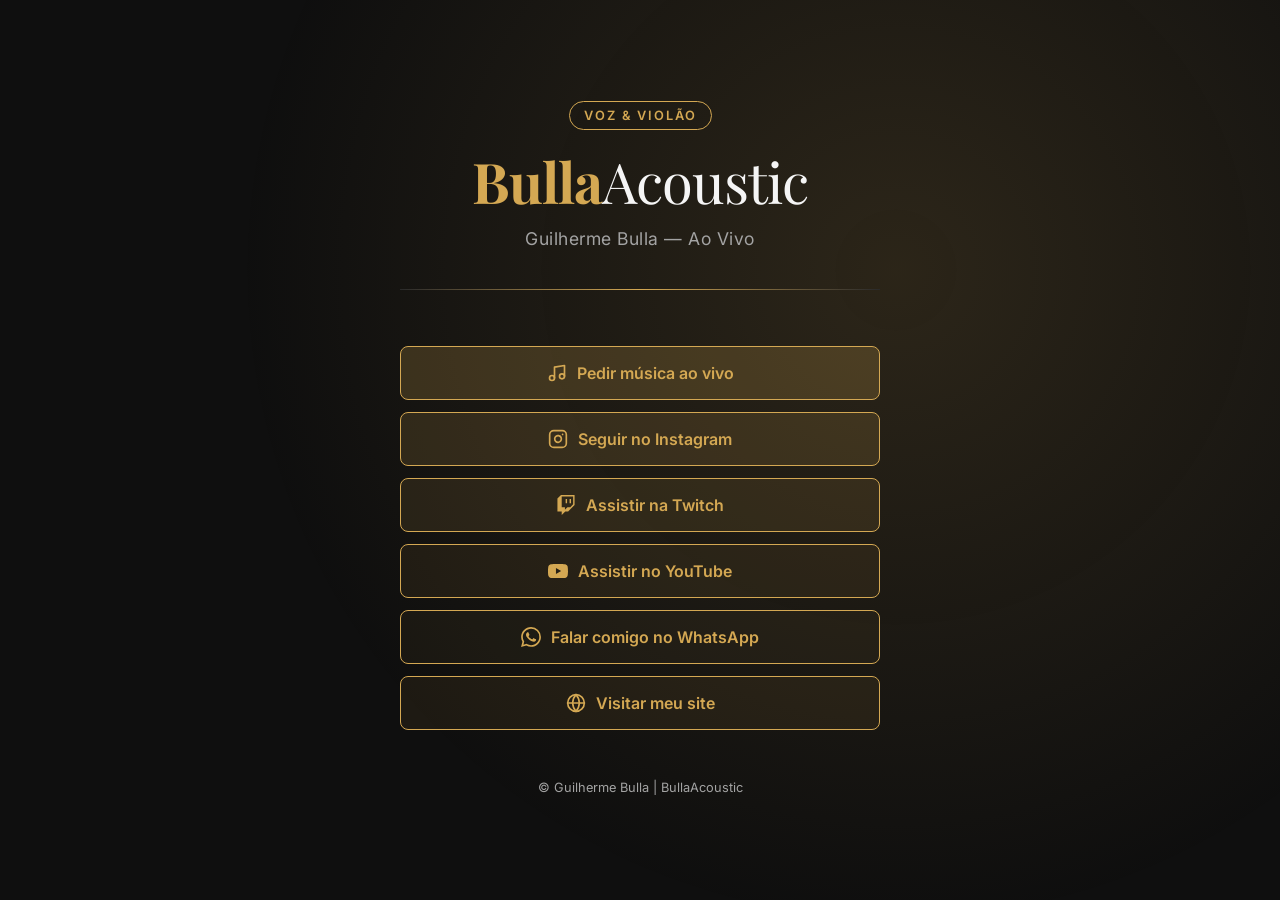
<file: conecte-se.html>
<!DOCTYPE html>
<html lang="pt-BR">
<head>
    <meta charset="UTF-8">
    <meta name="viewport" content="width=device-width, initial-scale=1.0">
    <meta name="theme-color" content="#0f0f0f">
    <meta name="robots" content="noindex, follow">
    <title>Conecte-se | Guilherme Bulla — Ao Vivo</title>
    <meta name="description" content="Conecte-se com Guilherme Bulla — Instagram, Twitch, YouTube, WhatsApp e site oficial.">
    <link rel="icon" href="data:image/svg+xml,<svg xmlns='http://www.w3.org/2000/svg' viewBox='0 0 100 100'><defs><linearGradient id='bg' x1='0' y1='0' x2='1' y2='1'><stop offset='0' stop-color='%231a1a1a'/><stop offset='1' stop-color='%230f0f0f'/></linearGradient><linearGradient id='gold' x1='0' y1='0' x2='0' y2='1'><stop offset='0' stop-color='%23d4a853'/><stop offset='1' stop-color='%23b88d3e'/></linearGradient></defs><rect width='100' height='100' rx='20' fill='url(%23bg)'/><rect x='3' y='3' width='94' height='94' rx='18' fill='none' stroke='%23d4a853' stroke-opacity='.6' stroke-width='2.5'/><rect x='9' y='9' width='82' height='82' rx='13' fill='none' stroke='%23d4a853' stroke-opacity='.25' stroke-width='1.5'/><text x='50' y='77' font-family='Playfair Display, Georgia, serif' font-size='74' font-weight='700' fill='url(%23gold)' text-anchor='middle'>B</text></svg>">
    <meta property="og:title" content="BullaAcoustic — Conecte-se com Guilherme Bulla">
    <meta property="og:description" content="Instagram, Twitch, YouTube, WhatsApp e site oficial. Ao Vivo.">
    <meta property="og:type" content="website">
    <meta property="og:url" content="https://guilhermebulla.github.io/conecte-se.html">
    <meta property="og:image" content="https://guilhermebulla.github.io/og-image.jpg">
    <meta property="og:image:width" content="1200">
    <meta property="og:image:height" content="630">
    <meta property="og:image:alt" content="BullaAcoustic — Guilherme Bulla">
    <link rel="preconnect" href="https://fonts.googleapis.com">
    <link rel="preconnect" href="https://fonts.gstatic.com" crossorigin>
    <link href="https://fonts.googleapis.com/css2?family=Inter:wght@300;400;500;600&family=Playfair+Display:wght@400;500;600;700&display=swap" rel="stylesheet">
    <link rel="stylesheet" href="conecte-se.css">
</head>
<body>
    <main class="container">
        <header>
            <div class="hero-tag">Voz &amp; Violão</div>
            <h1 class="logo">Bulla<span>Acoustic</span></h1>
            <p class="tagline">Guilherme Bulla — Ao Vivo</p>
        </header>
        <nav class="buttons" aria-label="Redes sociais e contato">
            <a href="pedidos.html" class="btn">
                <svg aria-hidden="true" viewBox="0 0 24 24" fill="none" stroke="currentColor" stroke-width="2" stroke-linecap="round" stroke-linejoin="round"><path d="M9 18V5l12-2v13"/><circle cx="6" cy="18" r="3"/><circle cx="18" cy="16" r="3"/></svg>
                Pedir música ao vivo
            </a>
            <a href="https://instagram.com/guilhermebulla" class="btn" target="_blank" rel="noopener noreferrer">
                <svg aria-hidden="true" viewBox="0 0 24 24" fill="none" stroke="currentColor" stroke-width="2" stroke-linecap="round" stroke-linejoin="round"><rect x="2" y="2" width="20" height="20" rx="5" ry="5"/><path d="M16 11.37A4 4 0 1 1 12.63 8 4 4 0 0 1 16 11.37z"/><line x1="17.5" y1="6.5" x2="17.51" y2="6.5"/></svg>
                Seguir no Instagram
            </a>
            <a href="https://twitch.tv/bullaacoustic" class="btn" target="_blank" rel="noopener noreferrer">
                <svg aria-hidden="true" viewBox="0 0 24 24" fill="currentColor"><path d="M11.571 4.714h1.715v5.143H11.57zm4.715 0H18v5.143h-1.714zM6 0L1.714 4.286v15.428h5.143V24l4.286-4.286h3.428L22.286 12V0zm14.571 11.143l-3.428 3.428h-3.429l-3 3v-3H6.857V1.714h13.714z"/></svg>
                Assistir na Twitch
            </a>
            <a href="https://youtube.com/MrGuilhermeBulla" class="btn" target="_blank" rel="noopener noreferrer">
                <svg aria-hidden="true" viewBox="0 0 24 24" fill="currentColor"><path d="M23.498 6.186a3.016 3.016 0 0 0-2.122-2.136C19.505 3.545 12 3.545 12 3.545s-7.505 0-9.377.505A3.017 3.017 0 0 0 .502 6.186C0 8.07 0 12 0 12s0 3.93.502 5.814a3.016 3.016 0 0 0 2.122 2.136c1.871.505 9.376.505 9.376.505s7.505 0 9.377-.505a3.015 3.015 0 0 0 2.122-2.136C24 15.93 24 12 24 12s0-3.93-.502-5.814zM9.545 15.568V8.432L15.818 12l-6.273 3.568z"/></svg>
                Assistir no YouTube
            </a>
            <a href="https://wa.me/5551984440402" class="btn" target="_blank" rel="noopener noreferrer">
                <svg aria-hidden="true" viewBox="0 0 24 24" fill="currentColor"><path d="M17.472 14.382c-.297-.149-1.758-.867-2.03-.967-.273-.099-.471-.148-.67.15-.197.297-.767.966-.94 1.164-.173.199-.347.223-.644.075-.297-.15-1.255-.463-2.39-1.475-.883-.788-1.48-1.761-1.653-2.059-.173-.297-.018-.458.13-.606.134-.133.298-.347.446-.52.149-.174.198-.298.298-.497.099-.198.05-.371-.025-.52-.075-.149-.669-1.612-.916-2.207-.242-.579-.487-.5-.669-.51-.173-.008-.371-.01-.57-.01-.198 0-.52.074-.792.372-.272.297-1.04 1.016-1.04 2.479 0 1.462 1.065 2.875 1.213 3.074.149.198 2.096 3.2 5.077 4.487.709.306 1.262.489 1.694.625.712.227 1.36.195 1.871.118.571-.085 1.758-.719 2.006-1.413.248-.694.248-1.289.173-1.413-.074-.124-.272-.198-.57-.347m-5.421 7.403h-.004a9.87 9.87 0 0 1-5.031-1.378l-.361-.214-3.741.982.998-3.648-.235-.374a9.86 9.86 0 0 1-1.51-5.26c.001-5.45 4.436-9.884 9.888-9.884 2.64 0 5.122 1.03 6.988 2.898a9.825 9.825 0 0 1 2.893 6.994c-.003 5.45-4.437 9.884-9.885 9.884m8.413-18.297A11.815 11.815 0 0 0 12.05 0C5.495 0 .16 5.335.157 11.892c0 2.096.547 4.142 1.588 5.945L.057 24l6.305-1.654a11.882 11.882 0 0 0 5.683 1.448h.005c6.554 0 11.89-5.335 11.893-11.893a11.821 11.821 0 0 0-3.48-8.413Z"/></svg>
                Falar comigo no WhatsApp
            </a>
            <a href="https://guilhermebulla.github.io" class="btn" target="_blank" rel="noopener noreferrer">
                <svg aria-hidden="true" viewBox="0 0 24 24" fill="none" stroke="currentColor" stroke-width="2" stroke-linecap="round" stroke-linejoin="round"><circle cx="12" cy="12" r="10"/><line x1="2" y1="12" x2="22" y2="12"/><path d="M12 2a15.3 15.3 0 0 1 4 10 15.3 15.3 0 0 1-4 10 15.3 15.3 0 0 1-4-10 15.3 15.3 0 0 1 4-10z"/></svg>
                Visitar meu site
            </a>
        </nav>
        <footer>
            <p>© Guilherme Bulla | BullaAcoustic</p>
        </footer>
    </main>
</body>
</html>
</file>
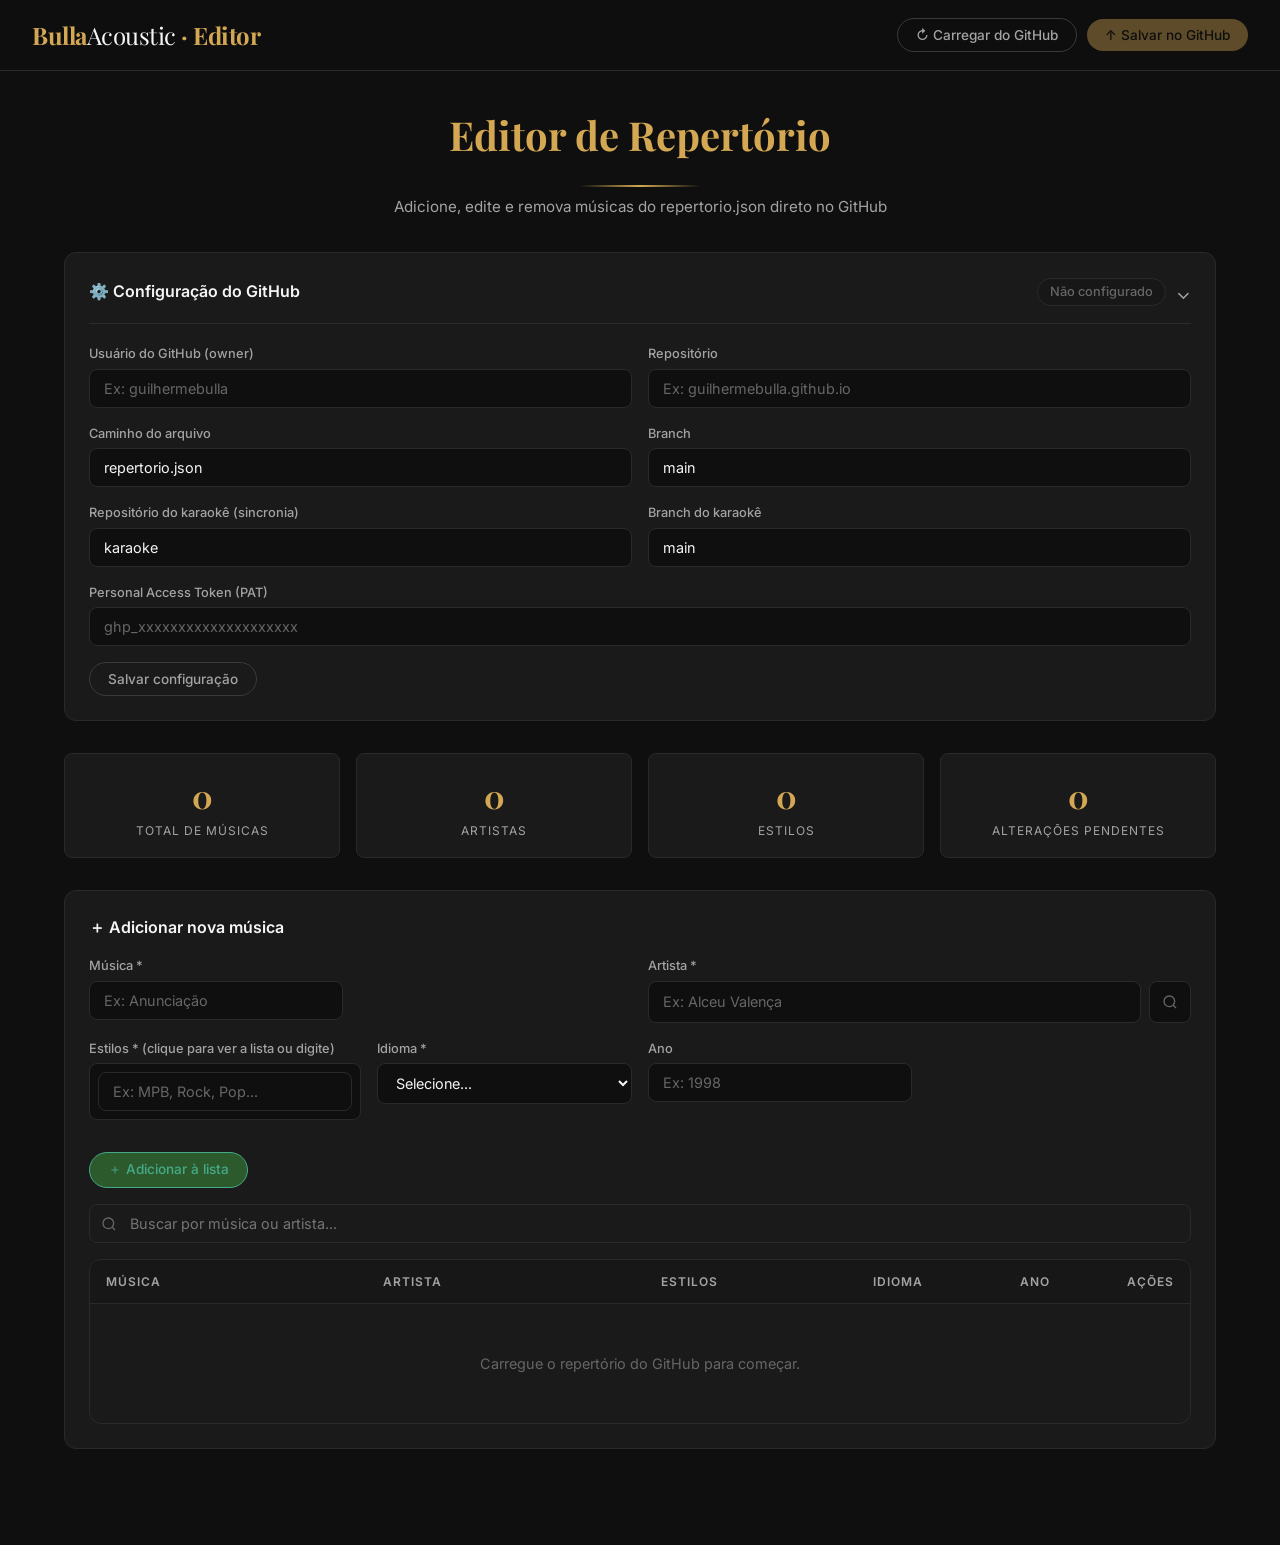
<file: Editor de repertório v3.html>
<!DOCTYPE html>
<html lang="pt-BR">
<head>
    <meta charset="UTF-8">
    <meta name="viewport" content="width=device-width, initial-scale=1.0">
    <title>Editor de Repertório — BullaAcoustic</title>
    <link rel="icon" href="data:image/svg+xml,%3Csvg xmlns='http://www.w3.org/2000/svg' viewBox='0 0 32 32'%3E%3Crect width='32' height='32' rx='6' fill='%230f0f0f'/%3E%3Ctext x='16' y='23' font-family='serif' font-size='20' font-weight='700' fill='%23d4a853' text-anchor='middle'%3EB%3C/text%3E%3C/svg%3E" type="image/svg+xml">
    <link href="https://fonts.googleapis.com/css2?family=Playfair+Display:wght@400;700&family=Inter:wght@300;400;500;600&display=swap" rel="stylesheet">
    <style>
        *, *::before, *::after { margin: 0; padding: 0; box-sizing: border-box; }
        :root {
            --bg: #0f0f0f;
            --bg-card: #1a1a1a;
            --bg-elevated: #171717;
            --gold: #d4a853;
            --gold-hover: #b88d3e;
            --gold-soft: rgba(212, 168, 83, 0.12);
            --text: #f5f5f5;
            --text-muted: #a3a3a3;
            --text-dim: #666666;
            --border: #2a2a2a;
            --border-light: #3a3a3a;
            --green: #4a8;
            --green-bg: #2d5a2d;
            --red: #a44;
            --red-bg: #5a2d2d;
            --radius: 12px;
            --radius-sm: 8px;
            --transition: 0.25s ease;
        }
        body {
            background: var(--bg);
            color: var(--text);
            font-family: 'Inter', sans-serif;
            line-height: 1.6;
            min-height: 100vh;
            -webkit-font-smoothing: antialiased;
        }
        /* HEADER */
        .editor-header {
            position: sticky;
            top: 0;
            z-index: 100;
            display: flex;
            align-items: center;
            justify-content: space-between;
            padding: 1rem 2rem;
            background: rgba(15, 15, 15, 0.95);
            backdrop-filter: blur(10px);
            border-bottom: 1px solid var(--border);
        }
        .editor-logo {
            font-family: 'Playfair Display', serif;
            font-size: 1.5rem;
            font-weight: 700;
            color: var(--gold);
            letter-spacing: -0.5px;
        }
        .editor-logo span { color: var(--text); font-weight: 400; }
        .header-actions { display: flex; gap: 10px; align-items: center; }
        .btn {
            padding: 8px 18px;
            border: none;
            border-radius: 50px;
            font-family: 'Inter', sans-serif;
            font-size: 0.85rem;
            font-weight: 500;
            cursor: pointer;
            transition: all var(--transition);
        }
        .btn-gold {
            background: var(--gold);
            color: var(--bg);
        }
        .btn-gold:hover { background: var(--gold-hover); transform: translateY(-1px); }
        .btn-outline {
            background: transparent;
            border: 1px solid var(--border-light);
            color: var(--text-muted);
        }
        .btn-outline:hover { border-color: var(--gold); color: var(--gold); }
        .btn-green {
            background: var(--green-bg);
            border: 1px solid var(--green);
            color: var(--green);
        }
        .btn-green:hover { background: var(--green); color: var(--bg); }
        .btn-red {
            background: transparent;
            border: 1px solid var(--red);
            color: var(--red);
            padding: 6px 12px;
            font-size: 0.8rem;
        }
        .btn-red:hover { background: var(--red-bg); }
        .btn:disabled { opacity: 0.4; cursor: not-allowed; transform: none; }
        /* MAIN */
        .editor-main {
            max-width: 1200px;
            margin: 0 auto;
            padding: 2rem 1.5rem 4rem;
        }
        .editor-title {
            font-family: 'Playfair Display', serif;
            font-size: clamp(1.75rem, 4vw, 2.5rem);
            font-weight: 700;
            color: var(--gold);
            text-align: center;
            margin-bottom: 0.5rem;
            position: relative;
            padding-bottom: 1.25rem;
        }
        .editor-title::after {
            content: '';
            position: absolute;
            bottom: 0;
            left: 50%;
            transform: translateX(-50%);
            width: 120px;
            height: 2px;
            background: linear-gradient(90deg, transparent, var(--gold), transparent);
        }
        .editor-subtitle {
            color: var(--text-muted);
            font-size: 0.95rem;
            text-align: center;
            margin-bottom: 2rem;
        }
        /* CONFIG PANEL */
        .config-panel {
            background: var(--bg-card);
            border: 1px solid var(--border);
            border-radius: var(--radius);
            padding: 1.5rem;
            margin-bottom: 2rem;
        }
        .config-panel.collapsed .config-body { display: none; }
        .config-panel.collapsed .config-chevron { transform: rotate(-90deg); }
        .config-header {
            display: flex;
            align-items: center;
            justify-content: space-between;
            cursor: pointer;
        }
        .config-title {
            font-size: 1rem;
            font-weight: 600;
            color: var(--text);
            display: flex;
            align-items: center;
            gap: 8px;
        }
        .config-status {
            font-size: 0.8rem;
            padding: 3px 12px;
            border-radius: 50px;
            font-weight: 500;
        }
        .config-status.connected { background: var(--green-bg); color: var(--green); border: 1px solid var(--green); }
        .config-status.disconnected { background: var(--bg-elevated); color: var(--text-dim); border: 1px solid var(--border); }
        .config-chevron { color: var(--text-muted); transition: transform 0.2s ease; font-size: 1.2rem; }
        .config-body { padding-top: 1.25rem; border-top: 1px solid var(--border); margin-top: 1rem; }
        .config-grid {
            display: grid;
            grid-template-columns: 1fr 1fr;
            gap: 1rem;
            margin-bottom: 1rem;
        }
        .config-field { display: flex; flex-direction: column; gap: 4px; }
        .config-field label { font-size: 0.8rem; color: var(--text-muted); font-weight: 500; }
        .config-field input {
            padding: 10px 14px;
            background: var(--bg);
            border: 1px solid var(--border);
            border-radius: var(--radius-sm);
            color: var(--text);
            font-family: 'Inter', sans-serif;
            font-size: 0.9rem;
            transition: border-color var(--transition);
        }
        .config-field input:focus { outline: none; border-color: var(--gold); }
        .config-field input::placeholder { color: var(--text-dim); }
        /* STATS BAR */
        .stats-bar {
            display: flex;
            gap: 1rem;
            flex-wrap: wrap;
            margin-bottom: 2rem;
        }
        .stat-card {
            background: var(--bg-card);
            border: 1px solid var(--border);
            border-radius: var(--radius-sm);
            padding: 1rem 1.5rem;
            flex: 1;
            min-width: 150px;
            text-align: center;
        }
        .stat-number {
            font-family: 'Playfair Display', serif;
            font-size: 2rem;
            font-weight: 700;
            color: var(--gold);
        }
        .stat-label { font-size: 0.75rem; color: var(--text-muted); text-transform: uppercase; letter-spacing: 1px; }
        /* ADD/EDIT FORM */
        .add-form {
            background: var(--bg-card);
            border: 1px solid var(--border);
            border-radius: var(--radius);
            padding: 1.5rem;
            margin-bottom: 2rem;
            transition: border-color var(--transition), box-shadow var(--transition);
        }
        .add-form.editing { border-color: var(--gold); box-shadow: 0 0 0 1px var(--gold); }
        .add-form-title {
            font-size: 1rem;
            font-weight: 600;
            margin-bottom: 1rem;
            display: flex;
            align-items: center;
            gap: 8px;
            color: var(--text);
        }
        .add-form.editing .add-form-title { color: var(--gold); }
        .form-actions {
            display: flex;
            gap: 10px;
            align-items: center;
        }
        .form-grid {
            display: grid;
            grid-template-columns: 1fr 1fr;
            gap: 1rem;
            margin-bottom: 1rem;
        }
        .form-field { display: flex; flex-direction: column; gap: 4px; }
        .form-field label { font-size: 0.8rem; color: var(--text-muted); font-weight: 500; }
        .form-field input, .form-field select {
            padding: 10px 14px;
            background: var(--bg);
            border: 1px solid var(--border);
            border-radius: var(--radius-sm);
            color: var(--text);
            font-family: 'Inter', sans-serif;
            font-size: 0.9rem;
            transition: border-color var(--transition);
        }
        .form-field input:focus, .form-field select:focus { outline: none; border-color: var(--gold); }
        .form-field input::placeholder { color: var(--text-dim); }
        /* TAG INPUT */
        .tag-input-container {
            display: flex;
            flex-wrap: wrap;
            gap: 6px;
            padding: 8px;
            background: var(--bg);
            border: 1px solid var(--border);
            border-radius: var(--radius-sm);
            min-height: 42px;
            transition: border-color var(--transition);
        }
        .tag-input-container:focus-within { border-color: var(--gold); }
        .tag-item {
            display: inline-flex;
            align-items: center;
            gap: 4px;
            padding: 4px 10px;
            background: var(--gold-soft);
            border: 1px solid var(--gold);
            border-radius: 50px;
            font-size: 0.8rem;
            color: var(--gold);
            cursor: default;
        }
        .tag-item button {
            background: none;
            border: none;
            color: var(--gold);
            cursor: pointer;
            font-size: 0.9rem;
            padding: 0;
            line-height: 1;
        }
        .tag-item button:hover { color: var(--gold-hover); }
        .tag-input {
            flex: 1;
            min-width: 120px;
            background: none;
            border: none;
            outline: none;
            color: var(--text);
            font-family: 'Inter', sans-serif;
            font-size: 0.85rem;
        }
        .tag-input::placeholder { color: var(--text-dim); }

/* ARTIST SEARCH BUTTON */
.artist-input-wrapper {
    display: flex;
    gap: 8px;
}
.artist-input-wrapper input { flex: 1; }
.artist-search-btn {
    flex-shrink: 0;
    width: 42px;
    height: 42px;
    border: 1px solid var(--border);
    border-radius: var(--radius-sm);
    background: var(--bg);
    color: var(--text-dim);
    cursor: pointer;
    display: flex;
    align-items: center;
    justify-content: center;
    transition: all var(--transition);
}
.artist-search-btn:hover {
    border-color: var(--gold);
    color: var(--gold);
    background: var(--gold-soft);
}
/* FILTER BADGE */
.filter-badge {
    display: none;
    align-items: center;
    gap: 8px;
    background: var(--gold-soft);
    border: 1px solid var(--gold);
    border-radius: 50px;
    padding: 5px 14px;
    margin-bottom: 0.75rem;
    font-size: 0.8rem;
    color: var(--gold);
}
.filter-badge.visible { display: inline-flex; }
.filter-badge button {
    background: none;
    border: none;
    color: var(--gold);
    cursor: pointer;
    font-size: 1rem;
    padding: 0;
    line-height: 1;
}
.filter-badge button:hover { color: var(--gold-hover); }

        /* SEARCH */
        .search-bar {
            margin-bottom: 1rem;
            position: relative;
        }
        .search-bar input {
            width: 100%;
            padding: 10px 14px 10px 40px;
            background: var(--bg-card);
            border: 1px solid var(--border);
            border-radius: var(--radius-sm);
            color: var(--text);
            font-family: 'Inter', sans-serif;
            font-size: 0.9rem;
        }
        .search-bar input:focus { outline: none; border-color: var(--gold); }
        .search-bar svg {
            position: absolute;
            left: 12px;
            top: 50%;
            transform: translateY(-50%);
            color: var(--text-dim);
            pointer-events: none;
        }
        /* SONGS TABLE */
        .songs-table {
            background: var(--bg-card);
            border: 1px solid var(--border);
            border-radius: var(--radius);
            overflow: hidden;
        }
        .songs-header {
            display: grid;
            grid-template-columns: 2fr 2fr 1.5fr 1fr 0.7fr auto;
            gap: 1rem;
            padding: 12px 16px;
            background: var(--bg-elevated);
            border-bottom: 1px solid var(--border);
            font-size: 0.75rem;
            text-transform: uppercase;
            letter-spacing: 1px;
            color: var(--text-muted);
            font-weight: 600;
        }
        .songs-body { max-height: 500px; overflow-y: auto; }
        .songs-body::-webkit-scrollbar { width: 6px; }
        .songs-body::-webkit-scrollbar-track { background: var(--bg); }
        .songs-body::-webkit-scrollbar-thumb { background: var(--border-light); border-radius: 3px; }
        .song-row {
            display: grid;
            grid-template-columns: 2fr 2fr 1.5fr 1fr 0.7fr auto;
            gap: 1rem;
            padding: 10px 16px;
            border-bottom: 1px solid var(--border);
            align-items: center;
            transition: background var(--transition);
        }
        .song-row:hover { background: var(--bg); }
        .song-row.editing { background: var(--gold-soft); border-color: var(--gold); }
        .song-cell { font-size: 0.85rem; color: var(--text); overflow: hidden; text-overflow: ellipsis; white-space: nowrap; }
        .song-cell.artist { color: var(--text-muted); }
        .song-cell.styles { display: flex; flex-wrap: wrap; gap: 4px; }
        .song-cell.styles span {
            font-size: 0.7rem;
            padding: 2px 8px;
            border-radius: 50px;
            background: var(--bg-elevated);
            color: var(--text-dim);
        }
        .song-cell.lang { color: var(--text-muted); font-size: 0.8rem; }
        .song-actions { display: flex; gap: 6px; }
        .song-actions button {
            width: 30px;
            height: 30px;
            border: 1px solid var(--border-light);
            border-radius: 6px;
            background: transparent;
            color: var(--text-dim);
            cursor: pointer;
            font-size: 0.85rem;
            display: flex;
            align-items: center;
            justify-content: center;
            transition: all var(--transition);
        }
        .song-actions button:hover { border-color: var(--gold); color: var(--gold); }
        .song-actions button.delete:hover { border-color: var(--red); color: var(--red); }
        .song-actions button.edit.active { border-color: var(--gold); color: var(--gold); background: var(--gold-soft); }
        .songs-empty {
            padding: 3rem 1rem;
            text-align: center;
            color: var(--text-dim);
            font-size: 0.9rem;
        }
        /* TOAST */
        .toast {
            position: fixed;
            bottom: 30px;
            left: 50%;
            transform: translateX(-50%) translateY(20px);
            background: var(--bg-card);
            border: 1px solid var(--border);
            border-radius: 50px;
            padding: 12px 28px;
            font-size: 0.9rem;
            color: var(--text);
            box-shadow: 0 8px 32px rgba(0, 0, 0, 0.5);
            z-index: 200;
            opacity: 0;
            pointer-events: none;
            transition: all 0.3s ease;
            display: flex;
            align-items: center;
            gap: 8px;
        }
        .toast.show { opacity: 1; pointer-events: auto; transform: translateX(-50%) translateY(0); }
        .toast.success { border-color: var(--green); color: var(--green); }
        .toast.error { border-color: var(--red); color: var(--red); }
        /* AUTOCOMPLETE ESTILOS */
        .estilo-dropdown {
            display: none;
            position: absolute;
            top: 100%;
            left: 0;
            right: 0;
            background: var(--bg-card);
            border: 1px solid var(--border-light);
            border-radius: var(--radius-sm);
            max-height: 200px;
            overflow-y: auto;
            z-index: 50;
            margin-top: 4px;
            box-shadow: 0 8px 24px rgba(0, 0, 0, 0.4);
        }
        .estilo-dropdown::-webkit-scrollbar { width: 5px; }
        .estilo-dropdown::-webkit-scrollbar-thumb { background: var(--border-light); border-radius: 3px; }
        .estilo-dropdown.visible { display: block; }
        .estilo-option {
            padding: 8px 14px;
            font-size: 0.85rem;
            color: var(--text-muted);
            cursor: pointer;
            transition: background var(--transition);
        }
        .estilo-option:hover { background: var(--bg); color: var(--gold); }
        /* DUPLICATE DROPDOWN */
        .dup-dropdown {
            display: none;
            position: absolute;
            top: 100%;
            left: 0;
            right: 0;
            background: var(--bg-card);
            border: 1px solid var(--border-light);
            border-radius: var(--radius-sm);
            max-height: 240px;
            overflow-y: auto;
            z-index: 60;
            margin-top: 4px;
            box-shadow: 0 8px 24px rgba(0, 0, 0, 0.4);
        }
        .dup-dropdown::-webkit-scrollbar { width: 5px; }
        .dup-dropdown::-webkit-scrollbar-thumb { background: var(--border-light); border-radius: 3px; }
        .dup-dropdown.visible { display: block; }
        .dup-option {
            padding: 8px 14px;
            font-size: 0.85rem;
            color: var(--text-muted);
            cursor: pointer;
            transition: background var(--transition);
            border-bottom: 1px solid var(--border);
        }
        .dup-option:hover { background: var(--bg); color: var(--gold); }
        .dup-option:last-child { border-bottom: none; }
        .dup-exact {
            background: var(--red-bg);
            color: var(--red);
            border-left: 3px solid var(--red);
        }
        .dup-exact:hover { background: var(--red); color: var(--bg); }
        /* RESPONSIVE */
        @media (max-width: 768px) {
            .editor-header { padding: 0.75rem 1rem; }
            .editor-main { padding: 1.5rem 1rem 3rem; }
            .config-grid, .form-grid { grid-template-columns: 1fr; }
            .songs-header { display: none; }
            .song-row {
                grid-template-columns: 1fr;
                gap: 4px;
                padding: 12px 16px;
            }
            .song-cell { white-space: normal; }
            .song-actions { margin-top: 4px; }
            .stats-bar { gap: 0.5rem; }
            .stat-card { min-width: 100px; padding: 0.75rem; }
            .stat-number { font-size: 1.5rem; }
        }
    </style>
</head>
<body>
    <header class="editor-header">
        <span class="editor-logo">Bulla<span>Acoustic</span> · Editor</span>
        <div class="header-actions">
            <button class="btn btn-outline" id="loadBtn">↻ Carregar do GitHub</button>
            <button class="btn btn-gold" id="saveBtn" disabled>↑ Salvar no GitHub</button>
        </div>
    </header>
    <main class="editor-main">
        <h1 class="editor-title">Editor de Repertório</h1>
        <p class="editor-subtitle">Adicione, edite e remova músicas do repertorio.json direto no GitHub</p>
        <!-- CONFIG -->
        <div class="config-panel" id="configPanel">
            <div class="config-header" id="configHeader">
                <span class="config-title">⚙️ Configuração do GitHub</span>
                <div style="display:flex;align-items:center;gap:10px;">
                    <span class="config-status disconnected" id="configStatus">Não configurado</span>
                    <span class="config-chevron">⌄</span>
                </div>
            </div>
            <div class="config-body">
                <div class="config-grid">
                    <div class="config-field">
                        <label>Usuário do GitHub (owner)</label>
                        <input type="text" id="ghOwner" placeholder="Ex: guilhermebulla" value="">
                    </div>
                    <div class="config-field">
                        <label>Repositório</label>
                        <input type="text" id="ghRepo" placeholder="Ex: guilhermebulla.github.io" value="">
                    </div>
                </div>
                <div class="config-grid">
                    <div class="config-field">
                        <label>Caminho do arquivo</label>
                        <input type="text" id="ghPath" placeholder="Ex: repertorio.json" value="repertorio.json">
                    </div>
                    <div class="config-field">
                        <label>Branch</label>
                        <input type="text" id="ghBranch" placeholder="main" value="main">
                    </div>
                </div>
                <div class="config-grid">
                    <div class="config-field">
                        <label>Repositório do karaokê (sincronia)</label>
                        <input type="text" id="ghKaraokeRepo" placeholder="Ex: karaoke" value="karaoke">
                    </div>
                    <div class="config-field">
                        <label>Branch do karaokê</label>
                        <input type="text" id="ghKaraokeBranch" placeholder="main" value="main">
                    </div>
                </div>
                <div class="config-field" style="margin-bottom:1rem;">
                    <label>Personal Access Token (PAT)</label>
                    <input type="password" id="ghToken" placeholder="ghp_xxxxxxxxxxxxxxxxxxxx" value="">
                </div>
                <button class="btn btn-outline" id="saveConfigBtn">Salvar configuração</button>
            </div>
        </div>
        <!-- STATS -->
        <div class="stats-bar">
            <div class="stat-card">
                <div class="stat-number" id="statTotal">0</div>
                <div class="stat-label">Total de músicas</div>
            </div>
            <div class="stat-card">
                <div class="stat-number" id="statArtists">0</div>
                <div class="stat-label">Artistas</div>
            </div>
            <div class="stat-card">
                <div class="stat-number" id="statStyles">0</div>
                <div class="stat-label">Estilos</div>
            </div>
            <div class="stat-card">
                <div class="stat-number" id="statUnsaved">0</div>
                <div class="stat-label">Alterações pendentes</div>
            </div>
        </div>
        <!-- ADD/EDIT FORM -->
        <div class="add-form" id="addForm">
            <div class="add-form-title" id="addFormTitle">＋ Adicionar nova música</div>
            <div class="form-grid">
                <div class="form-field">
                   <label>Música *</label>
                   <div style="position:relative;">
                      <input type="text" id="addMusica" placeholder="Ex: Anunciação" autocomplete="off">
                      <div class="dup-dropdown" id="dupDropdown"></div>
                   </div>
                </div>
                <div class="form-field">
                    <label>Artista *</label>
                    <div class="artist-input-wrapper">
                        <input type="text" id="addArtista" placeholder="Ex: Alceu Valença" list="artistaSuggestions">
                        <button type="button" class="artist-search-btn" id="searchArtistBtn" title="Buscar músicas deste artista na lista">
                            <svg width="16" height="16" viewBox="0 0 24 24" fill="none" stroke="currentColor" stroke-width="2">
                                <circle cx="11" cy="11" r="8"></circle>
                                <line x1="21" y1="21" x2="16.65" y2="16.65"></line>
                            </svg>
                        </button>
                    </div>
                </div>
            <div class="form-grid">
                <div class="form-field">
                    <label>Estilos * (clique para ver a lista ou digite)</label>
                    <div style="position:relative;">
                        <div class="tag-input-container" id="addEstiloContainer">
                            <input type="text" class="tag-input" id="addEstiloInput" placeholder="Ex: MPB, Rock, Pop..." autocomplete="off">
                        </div>
                        <div class="estilo-dropdown" id="estiloDropdown"></div>
                    </div>
                </div>
                <div class="form-field">
                    <label>Idioma *</label>
                    <select id="addIdioma">
                        <option value="">Selecione...</option>
                        <option value="Português">🇧🇷 Português</option>
                        <option value="Inglês">🇺🇸 Inglês</option>
                        <option value="Espanhol">🇪🇸 Espanhol</option>
                        <option value="Francês">🇫🇷 Francês</option>
                    </select>
                </div>
            </div>
            <div class="form-grid">
                <div class="form-field">
                    <label>Ano</label>
                    <input type="number" id="addAno" placeholder="Ex: 1998" min="1900" max="2099">
                </div>
            </div>
            <div class="form-actions">
                <button class="btn btn-green" id="addBtn">＋ Adicionar à lista</button>
                <button class="btn btn-outline" id="cancelBtn" style="display:none;">✕ Cancelar edição</button>
            </div>
        </div>
        <!-- SEARCH -->
        <div class="search-bar">
            <svg width="16" height="16" viewBox="0 0 24 24" fill="none" stroke="currentColor" stroke-width="2">
                <circle cx="11" cy="11" r="8"></circle>
                <line x1="21" y1="21" x2="16.65" y2="16.65"></line>
            </svg>
            <input type="text" id="searchInput" placeholder="Buscar por música ou artista...">
        </div>
<div class="filter-badge" id="filterBadge">
    <span>🔍 Filtro por artista</span>
    <button type="button" id="clearFilterBtn">×</button>
</div>
        <!-- SONGS TABLE -->
        <div class="songs-table">
            <div class="songs-header">
                <div>Música</div>
                <div>Artista</div>
                <div>Estilos</div>
                <div>Idioma</div>
                <div>Ano</div>
                <div>Ações</div>
            </div>
            <div class="songs-body" id="songsBody">
                <div class="songs-empty">Carregue o repertório do GitHub para começar.</div>
            </div>
        </div>
    </main>
    <!-- DATALISTS -->
    <datalist id="artistaSuggestions"></datalist>
    <datalist id="musicaSuggestions"></datalist>
    <!-- TOAST -->
    <div class="toast" id="toast"></div>
    <script>
        // ===== ESTADO =====
        let allSongs = [];
        let originalSongs = [];
        let fileSha = null;
        let pendingStyles = [];
        let editingIndex = -1;  // -1 = modo adição; >=0 = editando esta música no form
        let isDirty = false;
        let artistOnlyFilter = false;
        // ===== ELEMENTOS =====
        const configPanel = document.getElementById('configPanel');
        const configHeader = document.getElementById('configHeader');
        const loadBtn = document.getElementById('loadBtn');
        const saveBtn = document.getElementById('saveBtn');
        const saveConfigBtn = document.getElementById('saveConfigBtn');
        const addBtn = document.getElementById('addBtn');
        const cancelBtn = document.getElementById('cancelBtn');
        const addForm = document.getElementById('addForm');
        const addFormTitle = document.getElementById('addFormTitle');
        const songsBody = document.getElementById('songsBody');
        const searchInput = document.getElementById('searchInput');
        const toast = document.getElementById('toast');
        // ===== CONFIG LOAD/SAVE =====
        function loadConfig() {
            const cfg = JSON.parse(localStorage.getItem('ghConfig') || '{}');
            if (cfg.owner) document.getElementById('ghOwner').value = cfg.owner;
            if (cfg.repo) document.getElementById('ghRepo').value = cfg.repo;
            if (cfg.path) document.getElementById('ghPath').value = cfg.path;
            if (cfg.branch) document.getElementById('ghBranch').value = cfg.branch;
            if (cfg.karaokeRepo) document.getElementById('ghKaraokeRepo').value = cfg.karaokeRepo;
            if (cfg.karaokeBranch) document.getElementById('ghKaraokeBranch').value = cfg.karaokeBranch;
            if (cfg.token) document.getElementById('ghToken').value = cfg.token;
            updateConfigStatus();
        }
        function saveConfig() {
            const cfg = {
                owner: document.getElementById('ghOwner').value.trim(),
                repo: document.getElementById('ghRepo').value.trim(),
                path: document.getElementById('ghPath').value.trim() || 'repertorio.json',
                branch: document.getElementById('ghBranch').value.trim() || 'main',
                karaokeRepo: document.getElementById('ghKaraokeRepo').value.trim() || 'karaoke',
                karaokeBranch: document.getElementById('ghKaraokeBranch').value.trim() || 'main',
                token: document.getElementById('ghToken').value.trim()
            };
            localStorage.setItem('ghConfig', JSON.stringify(cfg));
            updateConfigStatus();
            showToast('Configuração salva!', 'success');
        }
        function updateConfigStatus() {
            const token = document.getElementById('ghToken').value.trim();
            const owner = document.getElementById('ghOwner').value.trim();
            const repo = document.getElementById('ghRepo').value.trim();
            const status = document.getElementById('configStatus');
            if (token && owner && repo) {
                status.textContent = 'Configurado';
                status.className = 'config-status connected';
            } else {
                status.textContent = 'Não configurado';
                status.className = 'config-status disconnected';
            }
        }
        // ===== TOAST =====
        function showToast(msg, type = '') {
            toast.textContent = msg;
            toast.className = 'toast show ' + type;
            setTimeout(() => { toast.className = 'toast'; }, 3000);
        }
        // ===== GITHUB API =====
        async function loadFromGitHub() {
            const cfg = JSON.parse(localStorage.getItem('ghConfig') || '{}');
            if (!cfg.token || !cfg.owner || !cfg.repo) {
                showToast('Configure o GitHub primeiro!', 'error');
                configPanel.classList.remove('collapsed');
                return;
            }
            const path = cfg.path || 'repertorio.json';
            const branch = cfg.branch || 'main';
            const url = `https://api.github.com/repos/${cfg.owner}/${cfg.repo}/contents/${path}?ref=${branch}`;
            loadBtn.disabled = true;
            loadBtn.textContent = 'Carregando...';
            try {
                const resp = await fetch(url, {
                    headers: {
                        'Authorization': `token ${cfg.token}`,
                        'Accept': 'application/vnd.github.v3+json'
                    }
                });
                if (!resp.ok) {
                    const errData = await resp.json().catch(() => ({}));
                    throw new Error(errData.message || `HTTP ${resp.status}`);
                }
                const data = await resp.json();
                fileSha = data.sha;
                const binaryString = atob(data.content.replace(/\n/g, ''));
                const bytes = new Uint8Array(binaryString.length);
                for (let i = 0; i < binaryString.length; i++) {
                  bytes[i] = binaryString.charCodeAt(i);
                }
                const content = new TextDecoder('utf-8').decode(bytes);
                allSongs = JSON.parse(content);
                allSongs.forEach(s => {
                    const est = Array.isArray(s.estilo) ? s.estilo : [s.estilo];
                    est.forEach(e => knownStyles.add(e));
                });
                originalSongs = JSON.parse(JSON.stringify(allSongs));
                isDirty = false;
                updateStats();
                renderSongs();
                updateDatalists();
                saveBtn.disabled = false;
                showToast(`${allSongs.length} músicas carregadas!`, 'success');
            } catch (err) {
                showToast('Erro: ' + err.message, 'error');
            } finally {
                loadBtn.disabled = false;
                loadBtn.textContent = '↻ Carregar do GitHub';
            }
        }
        async function saveToGitHub() {
            const cfg = JSON.parse(localStorage.getItem('ghConfig') || '{}');
            if (!cfg.token || !cfg.owner || !cfg.repo || !fileSha) {
                showToast('Carregue o repertório primeiro!', 'error');
                return;
            }
            saveBtn.disabled = true;
            saveBtn.textContent = 'Salvando...';
            const jsonStr = JSON.stringify(allSongs, null, 2);
            const utf8Bytes = new TextEncoder().encode(jsonStr);
            let binaryStr = '';
            for (let i = 0; i < utf8Bytes.length; i++) {
               binaryStr += String.fromCharCode(utf8Bytes[i]);
            }
            const content = btoa(binaryStr);
            const body = {
                message: `Atualização de repertório: ${allSongs.length} músicas (${new Date().toLocaleString('pt-BR')})`,
                content: content,
                sha: fileSha,
                branch: cfg.branch || 'main'
            };
            try {
                const url = `https://api.github.com/repos/${cfg.owner}/${cfg.repo}/contents/${cfg.path || 'repertorio.json'}`;
                const resp = await fetch(url, {
                    method: 'PUT',
                    headers: {
                        'Authorization': `token ${cfg.token}`,
                        'Accept': 'application/vnd.github.v3+json',
                        'Content-Type': 'application/json'
                    },
                    body: JSON.stringify(body)
                });
                if (!resp.ok) {
                    const errData = await resp.json().catch(() => ({}));
                    throw new Error(errData.message || `HTTP ${resp.status}`);
                }
                const data = await resp.json();
                fileSha = data.content.sha;
                originalSongs = JSON.parse(JSON.stringify(allSongs));
                isDirty = false;
                updateStats();
                showToast('Repertório salvo no site!', 'success');
                // Espelha no repositório do karaoke (não bloqueia o site em caso de falha)
                saveToKaraoke(jsonStr).then((okK) => {
                    if (okK) showToast('Karaokê sincronizado também!', 'success');
                    else showToast('Atenção: salvo no site, mas FALHOU no karaoke — sincronize depois.', 'error');
                });
            } catch (err) {
                showToast('Erro ao salvar: ' + err.message, 'error');
            } finally {
                saveBtn.disabled = false;
                saveBtn.textContent = '↑ Salvar no GitHub';
            }
        }
        // Nova função — colar logo abaixo da chave de fechamento de saveToGitHub
        async function saveToKaraoke(jsonStr) {
            try {
                const cfg = JSON.parse(localStorage.getItem('ghConfig') || '{}');
                const repo = cfg.karaokeRepo || 'karaoke';
                const branch = cfg.karaokeBranch || 'main';
                const path = 'repertorio.json';
                const headers = {
                    'Authorization': `token ${cfg.token}`,
                    'Accept': 'application/vnd.github.v3+json'
                };
                // 1) Descobre o SHA atual do arquivo no repo do karaoke
                const getUrl = `https://api.github.com/repos/${cfg.owner}/${repo}/contents/${path}?ref=${branch}`;
                const getResp = await fetch(getUrl, { headers: headers });
                if (!getResp.ok) throw new Error('GET HTTP ' + getResp.status);
                const sha = (await getResp.json()).sha;
                // 2) Sobrescreve com o mesmo conteúdo salvo no site
                const utf8Bytes = new TextEncoder().encode(jsonStr);
                let binaryStr = '';
                for (let i = 0; i < utf8Bytes.length; i++) binaryStr += String.fromCharCode(utf8Bytes[i]);
                const putResp = await fetch(`https://api.github.com/repos/${cfg.owner}/${repo}/contents/${path}`, {
                    method: 'PUT',
                    headers: { ...headers, 'Content-Type': 'application/json' },
                    body: JSON.stringify({
                        message: `Sincronia do site: ${allSongs.length} músicas (${new Date().toLocaleString('pt-BR')})`,
                        content: btoa(binaryStr),
                        sha: sha,
                        branch: branch
                    })
                });
                if (!putResp.ok) {
                    const errData = await putResp.json().catch(() => ({}));
                    throw new Error(errData.message || 'PUT HTTP ' + putResp.status);
                }
                return true;
            } catch (err) {
                console.error('Karaokê:', err);
                return false;
            }
        }
        // ===== TAG INPUT (ESTILOS) =====
        const estiloContainer = document.getElementById('addEstiloContainer');
        const estiloInput = document.getElementById('addEstiloInput');
        const estiloDropdown = document.getElementById('estiloDropdown');
        const knownStyles = new Set();
        function renderTags() {
            estiloContainer.querySelectorAll('.tag-item').forEach(el => el.remove());
            pendingStyles.forEach(tag => {
                const el = document.createElement('span');
                el.className = 'tag-item';
                el.innerHTML = escapeHtml(tag) + ' <button type="button" data-tag="' + escapeHtml(tag) + '">×</button>';
                el.querySelector('button').addEventListener('click', () => {
                    pendingStyles = pendingStyles.filter(t => t !== tag);
                    renderTags();
                });
                estiloContainer.insertBefore(el, estiloInput);
            });
        }
        function showEstiloDropdown(filter = '') {
            const filterLower = filter.toLowerCase().trim();
            const matches = [...knownStyles]
                .filter(s => s.toLowerCase().includes(filterLower) && !pendingStyles.includes(s))
                .sort((a, b) => a.localeCompare(b, 'pt-BR'));
            if (matches.length === 0) {
                estiloDropdown.classList.remove('visible');
                return;
            }
            estiloDropdown.innerHTML = matches.map(s =>
                '<div class="estilo-option" data-style="' + escapeHtml(s) + '">' + escapeHtml(s) + '</div>'
            ).join('');
            estiloDropdown.classList.add('visible');
        }
        function hideEstiloDropdown() {
            setTimeout(() => { estiloDropdown.classList.remove('visible'); }, 200);
        }
        estiloInput.addEventListener('focus', () => {
            showEstiloDropdown(estiloInput.value);
        });
        estiloInput.addEventListener('blur', hideEstiloDropdown);
        estiloInput.addEventListener('input', () => {
            showEstiloDropdown(estiloInput.value);
        });
        estiloDropdown.addEventListener('click', (e) => {
            const option = e.target.closest('.estilo-option');
            if (!option) return;
            const style = option.dataset.style;
            if (!pendingStyles.includes(style)) {
                pendingStyles.push(style);
                renderTags();
            }
            estiloInput.value = '';
            showEstiloDropdown('');
            estiloInput.focus();
        });
        estiloInput.addEventListener('keydown', (e) => {
            if (e.key === 'Enter' || e.key === ',') {
                e.preventDefault();
                const val = estiloInput.value.trim();
                if (val && !pendingStyles.includes(val)) {
                    pendingStyles.push(val);
                    knownStyles.add(val);
                    renderTags();
                }
                estiloInput.value = '';
                showEstiloDropdown('');
            }
        });
        // ===== MODO EDIÇÃO NO FORM =====
        function enterEditMode(idx) {
            editingIndex = idx;
            const song = allSongs[idx];
            const estilos = Array.isArray(song.estilo) ? song.estilo : [song.estilo];
            // Carrega dados no form
            document.getElementById('addMusica').value = song.musica;
            document.getElementById('addArtista').value = song.artista;
            document.getElementById('addIdioma').value = song.idioma || '';
            document.getElementById('addAno').value = song.ano || '';
            pendingStyles = [...estilos];
            renderTags();
            estiloInput.value = '';
            // Troca form para modo edição
            addForm.classList.add('editing');
            addFormTitle.innerHTML = '✎ Editar música';
            addBtn.textContent = '✎ Editar na lista';
            cancelBtn.style.display = 'inline-block';
            // Atualiza a tabela para destacar a linha
            renderSongs();
            // Scroll suave até o form
            addForm.scrollIntoView({ behavior: 'smooth', block: 'center' });
            document.getElementById('addMusica').focus();
        }
        function exitEditMode() {
            editingIndex = -1;
            addForm.classList.remove('editing');
            addFormTitle.innerHTML = '＋ Adicionar nova música';
            addBtn.textContent = '＋ Adicionar à lista';
            cancelBtn.style.display = 'none';
            document.getElementById('addMusica').value = '';
            document.getElementById('addArtista').value = '';
            document.getElementById('addIdioma').value = '';
            document.getElementById('addAno').value = '';
            pendingStyles = [];
            renderTags();
            estiloInput.value = '';
        }
        cancelBtn.addEventListener('click', () => {
            exitEditMode();
            renderSongs();
        });
        // ===== ADD/EDIT SONG =====
        addBtn.addEventListener('click', () => {
            const musica = document.getElementById('addMusica').value.trim();
            const artista = document.getElementById('addArtista').value.trim();
            const idioma = document.getElementById('addIdioma').value;
            if (!musica) { showToast('Informe o nome da música', 'error'); return; }
            if (!artista) { showToast('Informe o artista', 'error'); return; }
            if (pendingStyles.length === 0) { showToast('Adicione ao menos um estilo', 'error'); return; }
            if (!idioma) { showToast('Selecione o idioma', 'error'); return; }
            const ano = document.getElementById('addAno').value.trim();
            if (editingIndex >= 0) {
                // ---- MODO EDIÇÃO: atualiza música existente ----
                // Verifica duplicidade apenas se mudou música ou artista
                const orig = allSongs[editingIndex];
                const musicaMudou = normalizeText(musica) !== normalizeText(orig.musica);
                const artistaMudou = normalizeText(artista) !== normalizeText(orig.artista);
                if (musicaMudou || artistaMudou) {
                    const isDuplicate = allSongs.some((s, i) =>
                        i !== editingIndex &&
                        normalizeText(s.musica) === normalizeText(musica) &&
                        normalizeText(s.artista) === normalizeText(artista)
                    );
                    if (isDuplicate) {
                        showToast('"' + musica + '" de ' + artista + ' já existe no repertório!', 'error');
                        return;
                    }
                }
                allSongs[editingIndex] = { musica, artista, estilo: [...pendingStyles], idioma, ano };
                pendingStyles.forEach(s => knownStyles.add(s));
                updateDatalists();
                exitEditMode();
                isDirty = true;
                updateStats();
                renderSongs();
                showToast(`"${musica}" editada!`, 'success');
            } else {
                // ---- MODO ADIÇÃO: nova música ----
                const dupSong = normalizeText(musica);
                const dupArtist = normalizeText(artista);
                const isDuplicate = allSongs.some(s =>
                    normalizeText(s.musica) === dupSong &&
                    normalizeText(s.artista) === dupArtist
                );
                if (isDuplicate) {
                    showToast('"' + musica + '" de ' + artista + ' já existe no repertório!', 'error');
                    return;
                }
                allSongs.push({ musica, artista, estilo: [...pendingStyles], idioma, ano });
                pendingStyles.forEach(s => knownStyles.add(s));
                updateDatalists();
                document.getElementById('addMusica').value = '';
                document.getElementById('addArtista').value = '';
                document.getElementById('addIdioma').value = '';
                document.getElementById('addAno').value = '';
                pendingStyles = [];
                renderTags();
                estiloInput.value = '';
                isDirty = true;
                updateStats();
                renderSongs();
                showToast(`"${musica}" adicionada!`, 'success');
                document.getElementById('addMusica').focus();
            }
        });
        // ===== DATALISTS =====
        function updateDatalists() {
            const artists = [...new Set(allSongs.map(s => s.artista))].sort((a, b) => a.localeCompare(b, 'pt-BR'));
            document.getElementById('artistaSuggestions').innerHTML =
                artists.map(a => `<option value="${escapeHtml(a)}">`).join('');
        }
        // ===== RENDER SONGS =====
        function renderSongs() {
            const term = searchInput.value.toLowerCase().trim();
            let songs = allSongs;
            if (term) {
                if (artistOnlyFilter) {
                    songs = allSongs.filter(s => s.artista.toLowerCase().includes(term));
                } else {
                    songs = allSongs.filter(s =>
                        s.musica.toLowerCase().includes(term) ||
                        s.artista.toLowerCase().includes(term)
                    );
                }
            }
            songs = [...songs].sort((a, b) => {
                const cmp = a.artista.localeCompare(b.artista, 'pt-BR');
                if (cmp !== 0) return cmp;
                return a.musica.localeCompare(b.musica, 'pt-BR');
            });
            if (songs.length === 0) {
                songsBody.innerHTML = '<div class="songs-empty">Nenhuma música encontrada.</div>';
                return;
            }
            songsBody.innerHTML = songs.map(song => {
                const idx = allSongs.indexOf(song);
                const isEditing = editingIndex === idx;
                const estilos = Array.isArray(song.estilo) ? song.estilo : [song.estilo];
                const tagsHtml = estilos.map(e => `<span>${escapeHtml(e)}</span>`).join('');
                const rowClass = isEditing ? 'song-row editing' : 'song-row';
                const editBtnClass = isEditing ? 'edit active' : 'edit';
                return `<div class="${rowClass}" data-idx="${idx}">
                    <div class="song-cell">${escapeHtml(song.musica)}</div>
                    <div class="song-cell artist">${escapeHtml(song.artista)}</div>
                    <div class="song-cell styles">${tagsHtml}</div>
                    <div class="song-cell lang">${escapeHtml(song.idioma || '')}</div>
                    <div class="song-cell">${escapeHtml(song.ano || '')}</div>
                    <div class="song-actions">
                        <button class="${editBtnClass}" data-idx="${idx}" title="Editar">✎</button>
                        <button class="delete" data-idx="${idx}" title="Remover">🗑</button>
                    </div>
                </div>`;
            }).join('');
        }
        // ===== SONG ACTIONS (edit/delete) =====
        songsBody.addEventListener('click', (e) => {
            const btn = e.target.closest('button');
            if (!btn) return;
            const idx = parseInt(btn.dataset.idx);
            if (isNaN(idx)) return;
            if (btn.classList.contains('edit')) {
                // Se já está editando esta música, cancela a edição
                if (editingIndex === idx) {
                    exitEditMode();
                    renderSongs();
                } else {
                    enterEditMode(idx);
                }
            } else if (btn.classList.contains('delete')) {
                const song = allSongs[idx];
                if (confirm(`Remover "${song.musica}" de ${song.artista}?`)) {
                    // Se estava editando esta música, cancela a edição
                    if (editingIndex === idx) {
                        exitEditMode();
                    } else if (editingIndex > idx) {
                        // Ajusta índice de edição se a música removida estava antes
                        editingIndex--;
                    }
                    allSongs.splice(idx, 1);
                    isDirty = true;
                    updateStats();
                    renderSongs();
                    showToast('Música removida (clique em Salvar para confirmar no GitHub)', 'success');
                }
            }
        });
        // ===== STATS =====
        function updateStats() {
            document.getElementById('statTotal').textContent = allSongs.length;
            const artists = new Set(allSongs.map(s => s.artista));
            document.getElementById('statArtists').textContent = artists.size;
            const styles = new Set();
            allSongs.forEach(s => {
                const est = Array.isArray(s.estilo) ? s.estilo : [s.estilo];
                est.forEach(e => styles.add(e));
            });
            document.getElementById('statStyles').textContent = styles.size;
            let pending = 0;
            if (allSongs.length !== originalSongs.length) {
                pending = Math.abs(allSongs.length - originalSongs.length);
            } else {
                for (let i = 0; i < allSongs.length; i++) {
                    if (JSON.stringify(allSongs[i]) !== JSON.stringify(originalSongs[i])) pending++;
                }
            }
            document.getElementById('statUnsaved').textContent = isDirty ? (pending || '✓') : '0';
        }
        // ===== SEARCH =====
        let searchDebounce;
        searchInput.addEventListener('input', () => {
            if (artistOnlyFilter) {
                artistOnlyFilter = false;
                document.getElementById('filterBadge').classList.remove('visible');
            }
            clearTimeout(searchDebounce);
            searchDebounce = setTimeout(renderSongs, 200);
        });
        // ===== CONFIG TOGGLE =====
        configHeader.addEventListener('click', () => {
            configPanel.classList.toggle('collapsed');
        });
        // ===== EVENT LISTENERS =====
        saveConfigBtn.addEventListener('click', saveConfig);
        loadBtn.addEventListener('click', loadFromGitHub);
        saveBtn.addEventListener('click', saveToGitHub);
        // Enter no form
        document.getElementById('addMusica').addEventListener('keydown', (e) => {
            if (e.key === 'Enter') { e.preventDefault(); document.getElementById('addArtista').focus(); }
        });
        document.getElementById('addArtista').addEventListener('keydown', (e) => {
            if (e.key === 'Enter') { e.preventDefault(); estiloInput.focus(); }
        });
        // Botão lupa: filtra tabela por artista
        document.getElementById('searchArtistBtn').addEventListener('click', () => {
            const artist = document.getElementById('addArtista').value.trim();
            if (!artist) {
                showToast('Digite o nome do artista primeiro', 'error');
                return;
            }
            artistOnlyFilter = true;
            searchInput.value = artist;
            document.getElementById('filterBadge').classList.add('visible');
            renderSongs();
            document.querySelector('.songs-table').scrollIntoView({ behavior: 'smooth', block: 'start' });
        });

        // Limpar filtro de artista
        document.getElementById('clearFilterBtn').addEventListener('click', () => {
            artistOnlyFilter = false;
            searchInput.value = '';
            document.getElementById('filterBadge').classList.remove('visible');
            renderSongs();
        });

        // ===== HELPERS =====
        function escapeHtml(text) {
            if (!text) return '';
            return String(text)
                .replace(/&/g, '&amp;')
                .replace(/</g, '&lt;')
                .replace(/>/g, '&gt;')
                .replace(/"/g, '&quot;')
                .replace(/'/g, '&#039;');
        }
        function normalizeText(text) {
            return (text || '').normalize('NFD').replace(/[\u0300-\u036f]/g, '').toLowerCase().trim();
        }
        // ===== DUPLICATE PREVENTION =====
        const dupDropdown = document.getElementById('dupDropdown');
        const addMusicaInput = document.getElementById('addMusica');
        const addArtistaInput = document.getElementById('addArtista');
        function showDupDropdown(filter) {
            if (filter.length < 2 || allSongs.length === 0) {
                dupDropdown.classList.remove('visible');
                return;
            }
            const filterNorm = normalizeText(filter);
            const artistFilter = normalizeText(addArtistaInput.value);
            const matches = allSongs.filter(song => {
                const songNorm = normalizeText(song.musica);
                const artistNorm = normalizeText(song.artista);
                if (artistFilter && !artistNorm.includes(artistFilter)) return false;
                return songNorm.includes(filterNorm) || artistNorm.includes(filterNorm);
            }).slice(0, 8);
            if (matches.length === 0) {
                dupDropdown.classList.remove('visible');
                return;
            }
            dupDropdown.innerHTML = matches.map(song => {
                const isExact = normalizeText(song.musica) === filterNorm &&
                    (artistFilter === '' || normalizeText(song.artista) === artistFilter);
                const cls = isExact ? 'dup-option dup-exact' : 'dup-option';
                return '<div class="' + cls + '" data-musica="' + escapeHtml(song.musica) +
                    '" data-artista="' + escapeHtml(song.artista) + '">' +
                    '<strong>' + escapeHtml(song.musica) + '</strong> — ' + escapeHtml(song.artista) +
                    (isExact ? ' ⚠ já cadastrada' : '') + '</div>';
            }).join('');
            dupDropdown.classList.add('visible');
        }
        function hideDupDropdown() {
            setTimeout(() => { dupDropdown.classList.remove('visible'); }, 200);
        }
        addMusicaInput.addEventListener('focus', () => {
            if (addMusicaInput.value.length >= 2) showDupDropdown(addMusicaInput.value);
        });
        addMusicaInput.addEventListener('blur', hideDupDropdown);
        addMusicaInput.addEventListener('input', () => {
            showDupDropdown(addMusicaInput.value);
        });
        addArtistaInput.addEventListener('input', () => {
            if (addMusicaInput.value.length >= 2) showDupDropdown(addMusicaInput.value);
        });
        dupDropdown.addEventListener('click', (e) => {
            const option = e.target.closest('.dup-option');
            if (!option) return;
            addMusicaInput.value = option.dataset.musica;
            addArtistaInput.value = option.dataset.artista;
            dupDropdown.classList.remove('visible');
            addMusicaInput.focus();
        });
        // ===== INIT =====
        loadConfig();
        const cfg = JSON.parse(localStorage.getItem('ghConfig') || '{}');
        if (cfg.owner && cfg.repo && cfg.token) {
            configPanel.classList.add('collapsed');
            loadFromGitHub();
        }
    </script>
</body>
</html>
</file>
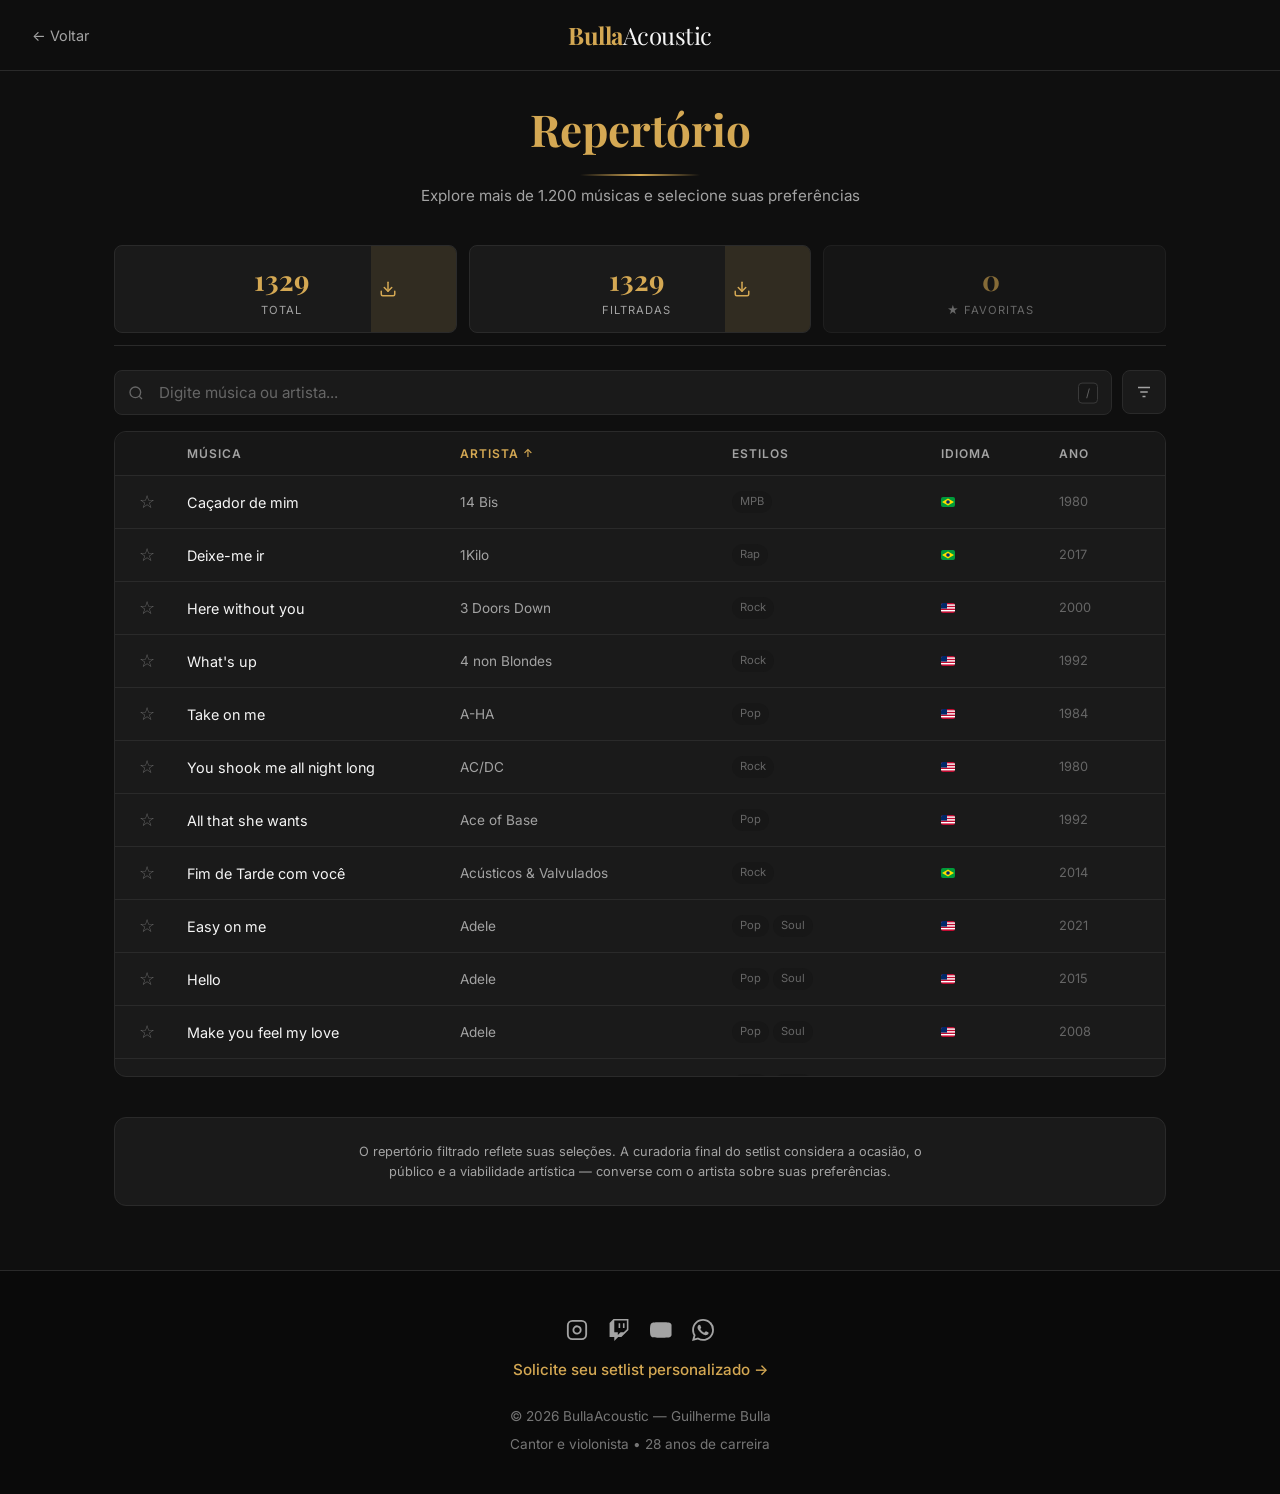
<file: repertorio.html>
<!DOCTYPE html>
<html lang="pt-BR">
<head>
    <meta charset="UTF-8">
    <meta name="viewport" content="width=device-width, initial-scale=1.0">
    <title>Repertório | BullaAcoustic — Guilherme Bulla</title>
    <meta name="description" content="Explore mais de 1.200 músicas do repertório do BullaAcoustic e baixe sua seleção em PDF.">
    <meta name="theme-color" content="#0f0f0f">
    <meta property="og:title" content="Repertório | BullaAcoustic">
    <meta property="og:description" content="Explore mais de 1.200 músicas e baixe sua seleção em PDF.">
    <meta property="og:type" content="website">
    <meta property="og:image" content="https://guilhermebulla.github.io/og-image.jpg">
    <meta property="og:image:alt" content="BullaAcoustic — Guilherme Bulla">
    <meta name="twitter:card" content="summary_large_image">
    <link rel="icon" href="data:image/svg+xml,<svg xmlns='http://www.w3.org/2000/svg' viewBox='0 0 100 100'><defs><linearGradient id='bg' x1='0' y1='0' x2='1' y2='1'><stop offset='0' stop-color='%231a1a1a'/><stop offset='1' stop-color='%230f0f0f'/></linearGradient><linearGradient id='gold' x1='0' y1='0' x2='0' y2='1'><stop offset='0' stop-color='%23d4a853'/><stop offset='1' stop-color='%23b88d3e'/></linearGradient></defs><rect width='100' height='100' rx='20' fill='url(%23bg)'/><rect x='3' y='3' width='94' height='94' rx='18' fill='none' stroke='%23d4a853' stroke-opacity='.6' stroke-width='2.5'/><rect x='9' y='9' width='82' height='82' rx='13' fill='none' stroke='%23d4a853' stroke-opacity='.25' stroke-width='1.5'/><text x='50' y='77' font-family='Playfair Display, Georgia, serif' font-size='74' font-weight='700' fill='url(%23gold)' text-anchor='middle'>B</text></svg>">
    <link rel="preconnect" href="https://fonts.googleapis.com">
    <link rel="preconnect" href="https://fonts.gstatic.com" crossorigin>
    <link href="https://fonts.googleapis.com/css2?family=Playfair+Display:wght@400;700&family=Inter:wght@400;500;600&display=swap" rel="stylesheet">
    <link rel="stylesheet" href="base.css">
    <link rel="stylesheet" href="repertorio.css">
</head>
<body>
    <a href="#rep-main" class="skip-link">Pular para conteúdo</a>
    <header class="rep-header">
        <a href="index.html" class="rep-back">← Voltar</a>
        <span class="rep-logo">Bulla<span>Acoustic</span></span>
    </header>
    <main class="rep-main" id="rep-main">
        <h1 class="rep-title">Repertório</h1>
        <p class="rep-subtitle">Explore mais de 1.200 músicas e selecione suas preferências</p>
        <!-- STATS (sticky + cards expansivos) -->
        <div class="stats-bar" id="statsBar">
            <div class="stat-card" data-scope="total" tabindex="0" role="button" aria-label="Total de músicas — clique para expandir opções de PDF">
                <div class="stat-card-content">
                    <div class="stat-number" id="statTotal">0</div>
                    <div class="stat-label">Total</div>
                </div>
                <div class="stat-card-bar">
                    <div class="stat-bar-inner">
                        <svg class="stat-bar-icon" width="18" height="18" viewBox="0 0 24 24" fill="none" stroke="currentColor" stroke-width="2" stroke-linecap="round" stroke-linejoin="round"><path d="M21 15v4a2 2 0 0 1-2 2H5a2 2 0 0 1-2-2v-4"/><polyline points="7 10 12 15 17 10"/><line x1="12" y1="15" x2="12" y2="3"/></svg>
                        <span class="stat-bar-text">PDF completo</span>
                    </div>
                </div>
            </div>
            <div class="stat-card" data-scope="filtered" tabindex="0" role="button" aria-label="Músicas filtradas — clique para expandir opções de PDF">
                <div class="stat-card-content">
                    <div class="stat-number" id="statFiltered">0</div>
                    <div class="stat-label">Filtradas</div>
                </div>
                <div class="stat-card-bar">
                    <div class="stat-bar-inner">
                        <svg class="stat-bar-icon" width="18" height="18" viewBox="0 0 24 24" fill="none" stroke="currentColor" stroke-width="2" stroke-linecap="round" stroke-linejoin="round"><path d="M21 15v4a2 2 0 0 1-2 2H5a2 2 0 0 1-2-2v-4"/><polyline points="7 10 12 15 17 10"/><line x1="12" y1="15" x2="12" y2="3"/></svg>
                        <span class="stat-bar-text">PDF personalizado</span>
                    </div>
                </div>
            </div>
            <div class="stat-card" data-scope="starred" tabindex="0" role="button" aria-label="Músicas favoritas — clique para expandir opções de PDF">
                <div class="stat-card-content">
                    <div class="stat-number" id="statStarred">0</div>
                    <div class="stat-label">★ Favoritas</div>
                </div>
                <div class="stat-card-bar">
                    <div class="stat-bar-inner">
                        <svg class="stat-bar-icon" width="18" height="18" viewBox="0 0 24 24" fill="none" stroke="currentColor" stroke-width="2" stroke-linecap="round" stroke-linejoin="round"><path d="M21 15v4a2 2 0 0 1-2 2H5a2 2 0 0 1-2-2v-4"/><polyline points="7 10 12 15 17 10"/><line x1="12" y1="15" x2="12" y2="3"/></svg>
                        <span class="stat-bar-text">PDF favoritas</span>
                    </div>
                </div>
            </div>
        </div>
        <!-- BUSCA + SORT + TOGGLE FILTROS -->
        <div class="search-row">
            <div class="search-box">
                <svg class="search-icon" width="16" height="16" viewBox="0 0 24 24" fill="none" stroke="currentColor" stroke-width="2">
                    <circle cx="11" cy="11" r="8"></circle>
                    <line x1="21" y1="21" x2="16.65" y2="16.65"></line>
                </svg>
                <input type="text" id="searchInput" placeholder="Digite música ou artista..." autocomplete="off">
                <kbd class="search-hint" id="searchHint">/</kbd>
                <button class="input-clear" id="searchClear" aria-label="Limpar busca" tabindex="-1">
                    <svg width="14" height="14" viewBox="0 0 24 24" fill="none" stroke="currentColor" stroke-width="2" stroke-linecap="round"><line x1="18" y1="6" x2="6" y2="18"/><line x1="6" y1="6" x2="18" y2="18"/></svg>
                </button>
                <div class="autocomplete-dropdown" id="autocompleteDropdown"></div>
            </div>
            <div class="sort-toggle-wrapper" id="sortToggleWrapper">
                <button class="sort-toggle" id="sortToggle" title="Ordenar" aria-label="Ordenar lista" aria-expanded="false">
                    <svg width="18" height="18" viewBox="0 0 24 24" fill="none" stroke="currentColor" stroke-width="2" stroke-linecap="round" stroke-linejoin="round">
                        <path d="M8 20V6M5 9l3-3 3 3"/>
                        <path d="M16 4v14M13 15l3 3 3-3"/>
                    </svg>
                </button>
                <div class="sort-dropdown" id="sortDropdown">
                    <button class="sort-option active" data-sort="artista">Artista (A-Z)</button>
                    <button class="sort-option" data-sort="musica">Música (A-Z)</button>
                </div>
            </div>
            <button class="filter-toggle" id="filterToggle" title="Mostrar filtros">
                <svg width="18" height="18" viewBox="0 0 24 24" fill="none" stroke="currentColor" stroke-width="2">
                    <line x1="4" y1="6" x2="20" y2="6"></line>
                    <line x1="7" y1="12" x2="17" y2="12"></line>
                    <line x1="10" y1="18" x2="14" y2="18"></line>
                </svg>
                <span class="filter-toggle-badge" id="filterToggleBadge"></span>
            </button>
        </div>
        <!-- PAINEL DE FILTROS -->
        <div class="filter-panel" id="filterPanel">
            <div class="filter-panel-header">
                <span class="filter-panel-title">Filtros</span>
                <button class="filter-clear-all" id="clearFilters">Limpar tudo</button>
            </div>
            <div class="filter-group">
                <div class="filter-group-header">
                    <div class="filter-group-label">Idiomas</div>
                    <button class="filter-group-clear" data-target="langFilters">Limpar</button>
                </div>
                <div class="style-pills" id="langFilters"></div>
            </div>
            <div class="filter-group">
                <div class="filter-group-header">
                    <div class="filter-group-label">Estilos</div>
                    <button class="filter-group-clear" data-target="styleFilters">Limpar</button>
                </div>
                <div class="style-pills" id="styleFilters"></div>
            </div>
            <div class="filter-group">
                <div class="filter-group-header">
                    <div class="filter-group-label">Décadas</div>
                    <button class="filter-group-clear" data-target="decadeFilters">Limpar</button>
                </div>
                <div class="style-pills" id="decadeFilters"></div>
            </div>
            <div class="filter-group">
                <div class="filter-group-header">
                    <div class="filter-group-label">Artistas</div>
                    <button class="filter-group-clear" data-target="artistSearch">Limpar</button>
                </div>
                <div class="artist-search-wrapper">
                    <input type="text" id="artistSearch" placeholder="Buscar artista..." autocomplete="off">
                    <button class="input-clear" id="artistClear" aria-label="Limpar busca" tabindex="-1">
                        <svg width="14" height="14" viewBox="0 0 24 24" fill="none" stroke="currentColor" stroke-width="2" stroke-linecap="round"><line x1="18" y1="6" x2="6" y2="18"/><line x1="6" y1="6" x2="18" y2="18"/></svg>
                    </button>
                </div>
                <div class="artist-list" id="artistList"></div>
            </div>
        </div>
        <!-- RESULTADOS -->
        <div class="results-table" id="results">
            <div class="results-empty">O repertório será exibido aqui após o carregamento.</div>
        </div>
        <!-- DOWNLOAD -->
        <div class="download-section">
            <p class="disclaimer">O repertório filtrado reflete suas seleções. A curadoria final do setlist considera a ocasião, o público e a viabilidade artística — converse com o artista sobre suas preferências.</p>
        </div>
    </main>
    <footer class="rep-footer">
        <div class="footer-social">
            <a href="https://instagram.com/guilhermebulla" target="_blank" rel="noopener" aria-label="Instagram">
                <svg width="18" height="18" viewBox="0 0 24 24" fill="none" stroke="currentColor" stroke-width="2"><rect x="2" y="2" width="20" height="20" rx="5" ry="5"></rect><path d="M16 11.37A4 4 0 1 1 12.63 8 4 4 0 0 1 16 11.37z"></path><line x1="17.5" y1="6.5" x2="17.51" y2="6.5"></line></svg>
            </a>
            <a href="https://twitch.tv/bullaacoustic" target="_blank" rel="noopener" aria-label="Twitch">
                <svg width="18" height="18" viewBox="0 0 24 24" fill="currentColor"><path d="M11.571 4.714h1.715v5.143H11.57zm4.715 0H18v5.143h-1.714zM6 0L1.714 4.286v15.428h5.143V24l4.286-4.286h3.428L22.286 12V0zm14.571 11.143l-3.428 3.428h-3.429l-3 3v-3H6.857V1.714h13.714z"></path></svg>
            </a>
            <a href="https://youtube.com/MrGuilhermeBulla" target="_blank" rel="noopener" aria-label="YouTube">
                <svg width="18" height="18" viewBox="0 0 24 24" fill="currentColor"><path d="M23.498 6.186a3.016 3.016 0 0 0-2.122-2.136C19.505 3.545 12 3.545 12 3.545s-7.505 0-9.377.505A3.017 3.017 0 0 0 .502 6.186C0 8.07 0 12 0 12s0 3.93.502 5.814a3.016 3.016 0 0 0 2.122 2.136c1.871.505 9.376.505 9.376.505s7.505 0 9.377-.505a3.015 3.015 0 0 0 2.122-2.136C24 15.93 24 12 12s0-3.93-.502-5.814zM9.545 15.568V8.432L15.818 12l-6.273 3.568z"></path></svg>
            </a>
            <a href="https://wa.me/5551984440402" target="_blank" rel="noopener" aria-label="WhatsApp">
                <svg width="18" height="18" viewBox="0 0 24 24" fill="currentColor"><path d="M17.472 14.382c-.297-.149-1.758-.867-2.03-.967-.273-.099-.471-.148-.67.15-.197.297-.767.966-.94 1.164-.173.199-.347.223-.644.075-.297-.15-1.255-.463-2.39-1.475-.883-.788-1.48-1.761-1.653-2.059-.173-.297-.018-.458.13-.606.134-.133.298-.347.446-.52.149-.174.198-.298.298-.497.099-.198.05-.371-.025-.52-.075-.149-.669-1.612-.916-2.207-.242-.579-.487-.5-.669-.51-.173-.008-.371-.01-.57-.01-.198 0-.52.074-.792.372-.272.297-1.04 1.016-1.04 2.479 0 1.462 1.065 2.875 1.213 3.074.149.198 2.096 3.2 5.077 4.487.709.306 1.262.489 1.694.625.712.227 1.36.195 1.871.118.571-.085 1.758-.719 2.006-1.413.248-.694.248-1.289.173-1.413-.074-.124-.272-.198-.57-.347m-5.421 7.403h-.004a9.87 9.87 0 01-5.031-1.378l-.361-.214-3.741.982.998-3.648-.235-.374a9.86 9.86 0 01-1.51-5.26c.001-5.45 4.436-9.884 9.888-9.884 2.64 0 5.122 1.03 6.988 2.898a9.825 9.825 0 012.893 6.994c-.003 5.45-4.437 9.884-9.885 9.884m8.413-18.297A11.815 11.815 0 0012.05 0C5.495 0 .16 5.335.157 11.892c0 2.096.547 4.142 1.588 5.945L.057 24l6.305-1.654a11.882 11.882 0 005.683 1.448h.005c6.554 0 11.89-5.335 11.893-11.893A11.821 11.821 0 0020.885 3.488"></path></svg>
            </a>
        </div>
        <a href="https://wa.me/5551984440402?text=Ol%C3%A1%20Guilherme%2C%20vi%20seu%20repert%C3%B3rio%20e%20gostaria%20de%20conversar%20sobre%20um%20evento" class="footer-cta-wa" target="_blank" rel="noopener">Solicite seu setlist personalizado →</a>
        <div class="footer-legal">
            <p>© 2026 BullaAcoustic — Guilherme Bulla</p>
            <p>Cantor e violonista • 28 anos de carreira</p>
        </div>
    </footer>
    <script src="repertorio.js"></script>
</body>
</html>
</file>
<file: base.css>
/* ===== BASE.CSS — Estilos compartilhados entre todas as páginas ===== */
/* Gerado a partir do index debug-12 — BullaAcoustic */
/* Separação: base.css (shared) + index.css (home-specific) */

/* ===== VARIÁVEIS ===== */
:root {
    --bg: #0f0f0f;
    --bg-elevated: #171717;
    --bg-card: #1a1a1a;
    --border: #2a2a2a;
    --text: #f5f5f5;
    --text-muted: #a3a3a3;
    --gold: #d4a853;
    --gold-hover: #b88d3e;
    --gold-soft: rgba(212, 168, 83, 0.12);
}

/* ===== RESET ===== */
* {
    margin: 0;
    padding: 0;
    box-sizing: border-box;
}

/* ===== SKIP-LINK (acessibilidade) ===== */
.skip-link {
    position: absolute;
    top: -100px;
    left: 0;
    background: var(--gold);
    color: #0f0f0f;
    padding: 12px 24px;
    border-radius: 0 0 8px 0;
    font-weight: 600;
    z-index: 1100;
    transition: top 0.2s ease;
}
.skip-link:focus {
    top: 0;
}

/* ===== BASE ===== */
html {
    scroll-behavior: smooth;
    scroll-padding-top: 80px;
}

body {
    font-family: 'Inter', sans-serif;
    background-color: var(--bg);
    color: var(--text);
    line-height: 1.6;
    -webkit-font-smoothing: antialiased;
}

h1, h2, h3, h4 {
    font-family: 'Playfair Display', serif;
    font-weight: 600;
    line-height: 1.2;
}

a {
    color: inherit;
    text-decoration: none;
}

a:focus-visible,
button:focus-visible,
input:focus-visible,
summary:focus-visible {
    outline: 2px solid var(--gold);
    outline-offset: 2px;
    border-radius: 4px;
}

/* ===== LAYOUT ===== */
.container {
    width: 100%;
    max-width: 1200px;
    margin: 0 auto;
    padding: 0 24px;
}

section {
    padding: 96px 0;
}

/* ===== TYPOGRAPHY: SECTION TITLES ===== */
.section-title {
    font-size: clamp(2rem, 5vw, 2.75rem);
    color: var(--gold);
    margin-bottom: 16px;
    text-align: center;
}

.section-subtitle {
    color: var(--text-muted);
    text-align: center;
    max-width: 640px;
    margin: 0 auto 48px;
    font-size: 1.05rem;
}

/* ===== HEADER ===== */
header {
    position: fixed;
    top: 0;
    left: 0;
    width: 100%;
    z-index: 1000;
    background: rgba(15, 15, 15, 0.72);
    backdrop-filter: blur(14px);
    -webkit-backdrop-filter: blur(14px);
    border-bottom: 1px solid var(--border);
}

nav {
    display: flex;
    align-items: center;
    justify-content: space-between;
    height: 72px;
}

.logo {
    font-family: 'Playfair Display', serif;
    font-size: 1.5rem;
    font-weight: 700;
    color: var(--gold);
    letter-spacing: -0.5px;
}
.logo span {
    color: var(--text);
    font-weight: 400;
}

.nav-links {
    display: flex;
    gap: 32px;
    list-style: none;
}
.nav-links a {
    font-size: 0.9rem;
    font-weight: 500;
    color: var(--text-muted);
    transition: color 0.2s ease;
}
.nav-links a:hover {
    color: var(--gold);
}
.nav-links a.active {
    color: var(--gold);
}

.nav-cta {
    display: inline-flex;
    align-items: center;
    padding: 10px 20px;
    background: var(--gold);
    color: #0f0f0f;
    border-radius: 6px;
    font-weight: 600;
    font-size: 0.85rem;
    transition: background 0.2s ease;
}
.nav-cta:hover {
    background: var(--gold-hover);
}

.mobile-menu-btn {
    display: none;
    background: none;
    border: none;
    color: var(--text);
    font-size: 1.5rem;
    cursor: pointer;
}

/* ===== BUTTONS ===== */
.btn {
    display: inline-flex;
    align-items: center;
    justify-content: center;
    gap: 10px;
    padding: 16px 32px;
    border-radius: 8px;
    font-weight: 600;
    font-size: 1rem;
    transition: all 0.2s ease;
    cursor: pointer;
    border: none;
}

.btn-primary {
    background: var(--gold);
    color: #0f0f0f;
    box-shadow: 0 4px 24px rgba(212, 168, 83, 0.25);
}
.btn-primary:hover {
    background: var(--gold-hover);
    transform: translateY(-2px);
}

.btn-outline {
    background: transparent;
    color: var(--gold);
    border: 1.5px solid var(--gold);
}
.btn-outline:hover {
    background: var(--gold-soft);
}

/* ===== FOOTER ===== */
.logo-text {
    font-family: 'Playfair Display', serif;
    font-size: 1.5rem;
    font-weight: 700;
    color: var(--gold);
    letter-spacing: -0.5px;
}
.logo-accent {
    color: var(--text);
    font-weight: 400;
}

.footer-social {
    display: flex;
    gap: 20px;
    margin-bottom: 8px;
}
.footer-social a {
    color: var(--text-muted);
    transition: color 0.2s ease;
    display: flex;
    align-items: center;
}
.footer-social a:hover {
    color: var(--gold);
}
.footer-social svg {
    width: 22px;
    height: 22px;
}

footer {
    background: #0a0a0a;
    border-top: 1px solid var(--border);
    padding: 48px 0 32px;
}
.footer-content {
    display: flex;
    flex-direction: column;
    align-items: center;
    gap: 24px;
}
.footer-nav {
    display: flex;
    gap: 28px;
    flex-wrap: wrap;
    justify-content: center;
}
.footer-nav a {
    color: var(--text-muted);
    font-size: 0.9rem;
    transition: color 0.2s ease;
}
.footer-nav a:hover {
    color: var(--gold);
}
.footer-legal {
    text-align: center;
    color: var(--text-muted);
    font-size: 0.85rem;
    opacity: 0.7;
}
.footer-legal p {
    margin-bottom: 6px;
}

/* ===== CTA PULSE (desktop) ===== */
@keyframes cta-pulse {
    0%, 100% {
        box-shadow: 0 4px 24px rgba(212, 168, 83, 0.25), 0 0 0 0 rgba(212, 168, 83, 0.6);
    }
    50% {
        box-shadow: 0 4px 24px rgba(212, 168, 83, 0.25), 0 0 0 12px rgba(212, 168, 83, 0);
    }
}
.nav-cta.pulsing {
    animation: cta-pulse 2s ease-in-out infinite;
}

/* ===== MENU OVERLAY (mobile) ===== */
.menu-overlay {
    display: none;
}

/* ===== STICKY CTA (mobile) ===== */
.sticky-cta {
    display: none;
}

/* ===== BACK TO TOP ===== */
.back-to-top {
    display: none;
    position: fixed;
    bottom: 20px;
    left: 20px;
    width: 44px;
    height: 44px;
    border-radius: 50%;
    background: var(--bg-card);
    border: 1px solid var(--border);
    color: var(--gold);
    font-size: 1.3rem;
    cursor: pointer;
    z-index: 997;
    opacity: 0;
    transition: opacity 0.3s ease, transform 0.3s ease, border-color 0.2s ease;
    pointer-events: none;
    align-items: center;
    justify-content: center;
}
.back-to-top.visible {
    opacity: 1;
    pointer-events: auto;
}
.back-to-top:hover {
    border-color: var(--gold);
    transform: translateY(-2px);
}

/* ===== RESPONSIVE — BASE ===== */
@media (max-width: 900px) {
    /* Painel deslizante — nav mobile */
    .nav-links {
        display: flex;
        flex-direction: column;
        position: fixed;
        top: 0;
        right: 0;
        width: 66.67%;
        height: 100vh;
        background: rgba(15, 15, 15, 0.98);
        backdrop-filter: blur(14px);
        -webkit-backdrop-filter: blur(14px);
        padding: 80px 24px 24px;
        gap: 0;
        border-left: 2px solid var(--gold);
        z-index: 999;
        box-shadow: -8px 0 32px rgba(0, 0, 0, 0.5);
        transform: translateX(100%);
        transition: transform 0.35s cubic-bezier(0.4, 0, 0.2, 1);
        overflow-y: auto;
    }
    .nav-links.active {
        transform: translateX(0);
    }
    .nav-links.active li {
        background: linear-gradient(to right, var(--gold) 0%, transparent 100%);
        background-position: bottom;
        background-size: 100% 1px;
        background-repeat: no-repeat;
        padding-bottom: 1px;
    }
    .nav-links.active li:last-child {
        border-bottom: none;
    }
    .nav-links.active a {
        display: block;
        padding: 18px 0 18px 20px;
        font-size: 1.15rem;
        font-weight: 600;
        color: var(--text-muted);
        transition: color 0.2s ease, background 0.2s ease;
    }
    .nav-links.active a:hover {
        color: var(--gold);
        background: linear-gradient(to right, var(--gold-soft) 0%, transparent 100%);
        border-radius: 24px 0 0 0;
    }
    /* Hambúrguer */
    .mobile-menu-btn {
        display: block;
        background: none;
        border: none;
        color: var(--text);
        font-size: 1.8rem;
        cursor: pointer;
        transition: all 0.3s ease;
        position: relative;
        z-index: 1001;
    }
    .mobile-menu-btn.open {
        color: var(--gold);
        transform: rotate(90deg);
    }
    /* Esconde CTA do header no mobile */
    .nav-cta {
        display: none;
    }
    /* CTA flutuante mobile */
    .sticky-cta {
        display: inline-flex;
        align-items: center;
        justify-content: center;
        gap: 8px;
        position: fixed;
        bottom: 20px;
        right: 20px;
        transform: translateY(120%);
        background: var(--gold);
        color: #0f0f0f;
        padding: 14px 28px;
        border-radius: 100px;
        font-weight: 600;
        font-size: 0.95rem;
        font-family: 'Inter', sans-serif;
        text-decoration: none;
        box-shadow: 0 4px 24px rgba(212, 168, 83, 0.4);
        z-index: 997;
        opacity: 0;
        transition: transform 0.35s cubic-bezier(0.4, 0, 0.2, 1), opacity 0.3s ease;
        pointer-events: none;
        white-space: nowrap;
    }
    .sticky-cta.visible {
        transform: translateY(0);
        opacity: 1;
        pointer-events: auto;
    }
    .sticky-cta:active {
        transform: translateY(0) scale(0.96);
    }
    /* Overlay */
    .menu-overlay {
        position: fixed;
        top: 0;
        left: 0;
        width: 100%;
        height: 100vh;
        background: rgba(15, 15, 15, 0.3);
        backdrop-filter: blur(4px);
        -webkit-backdrop-filter: blur(4px);
        z-index: 998;
        cursor: pointer;
    }
    .menu-overlay.active {
        display: block;
    }
}

@media (max-width: 600px) {
    section {
        padding: 72px 0;
    }
}

/* ===== PRINT — BASE ===== */
@media print {
    header, footer, .mobile-menu-btn, .nav-cta, .sticky-cta, .back-to-top,
    .hero-buttons, .menu-overlay, .footer-social {
        display: none !important;
    }
    body {
        background: white !important;
        color: black !important;
        font-size: 12pt;
        line-height: 1.5;
    }
    section {
        padding: 16px 0;
        page-break-inside: avoid;
    }
    a {
        text-decoration: underline;
    }
    a[href^="#"]:after {
        content: "";
    }
}

/* ===== REDUCED MOTION ===== */
@media (prefers-reduced-motion: reduce) {
    *, *::before, *::after {
        animation-duration: 0.01ms !important;
        animation-iteration-count: 1 !important;
        transition-duration: 0.01ms !important;
        scroll-behavior: auto !important;
    }
}

/* ===== FIM BASE.CSS ===== */
</file>
<file: index.css>
/* ===== INDEX.CSS — Estilos específicos da home page (index.html) ===== */
/* BullaAcoustic — Guilherme Bulla */
/* base.css (shared) + index.css (home-specific) = styles.css completo */

/* ===== FOCUS-VISIBLE SUPLEMENTAR (elementos específicos da home) ===== */
.rep-chip:focus-visible,
.rep-lang-chip:focus-visible,
.carousel-dot:focus-visible {
    outline: 2px solid var(--gold);
    outline-offset: 2px;
    border-radius: 4px;
}

/* ===== HERO ===== */
.hero {
    min-height: 100vh;
    display: flex;
    align-items: center;
    justify-content: center;
    text-align: center;
    padding-top: 72px;
    position: relative;
    background: radial-gradient(circle at 70% 40%, rgba(212, 168, 83, 0.15), transparent 55%);
}
.hero::before {
    content: '';
    position: absolute;
    top: 0;
    left: 0;
    width: 60%;
    height: 100%;
    background-image: url('hero-bg.webp');
    background-size: cover;
    background-position: center;
    opacity: 0.3;
    -webkit-mask-image: linear-gradient(to right, black 0%, black 20%, transparent 90%);
    mask-image: linear-gradient(to right, black 0%, black 20%, transparent 90%);
    pointer-events: none;
    z-index: 0;
}
.hero-content {
    max-width: 1200px;
    position: relative;
    z-index: 1;
}
.hero-tag {
    display: inline-block;
    color: var(--gold);
    font-size: 0.85rem;
    font-weight: 600;
    letter-spacing: 2px;
    text-transform: uppercase;
    margin-bottom: 20px;
    border: 1px solid var(--gold);
    padding: 6px 14px;
    border-radius: 100px;
}
.hero h1 {
    font-size: clamp(2.5rem, 7vw, 5rem);
    margin-bottom: 20px;
    letter-spacing: -1px;
}
.hero h1 em {
    color: var(--gold);
    font-style: italic;
}
.hero p {
    font-size: 1.15rem;
    color: var(--text-muted);
    max-width: 600px;
    margin: 0 auto 40px;
}
.hero-buttons {
    display: flex;
    gap: 16px;
    justify-content: center;
    flex-wrap: wrap;
}

/* ===== SOBRE ===== */
.stats-grid {
    display: grid;
    grid-template-columns: repeat(2, 1fr);
    gap: 20px;
    margin-bottom: 64px;
}
.stat-card {
    background: var(--bg-card);
    border: 1px solid var(--border);
    border-radius: 12px;
    padding: 28px;
    text-align: center;
    transition: transform 0.2s ease, border-color 0.2s ease;
}
.stat-card:hover {
    transform: translateY(-4px);
    border-color: var(--gold);
}
.stat-card strong {
    display: block;
    font-family: 'Playfair Display', serif;
    font-size: 1.25rem;
    color: var(--gold);
    margin-bottom: 8px;
}
.stat-card span {
    color: var(--text-muted);
    font-size: 0.95rem;
}
.highlights {
    max-width: 760px;
    margin: 0 auto;
}
.highlights h3 {
    color: var(--gold);
    margin-bottom: 24px;
    font-size: 1.5rem;
}
.highlights ul {
    list-style: none;
}
.highlights li {
    display: flex;
    align-items: flex-start;
    gap: 16px;
    padding: 16px 0;
    border-bottom: 1px solid var(--border);
    color: var(--text-muted);
}
.highlights li:last-child {
    border-bottom: none;
}
.highlights .icon {
    color: var(--gold);
    font-size: 1.2rem;
    flex-shrink: 0;
    margin-top: 2px;
}
.highlights a {
    color: var(--gold);
    text-decoration: underline;
    text-underline-offset: 2px;
    transition: color 0.2s ease;
}
.highlights a:hover {
    color: var(--gold-hover);
}
.mapa-badge-wrapper {
    text-align: center;
    margin-bottom: 32px;
}
.mapa-badge {
    display: inline-flex;
    align-items: center;
    gap: 8px;
    padding: 8px 16px;
    border: 1px solid var(--gold);
    border-radius: 100px;
    color: var(--gold);
    font-size: 0.85rem;
    font-weight: 500;
    transition: background 0.2s ease;
}
.mapa-badge:hover {
    background: var(--gold-soft);
}
.section-divider-top {
    border: none;
    height: 40px;
    background: radial-gradient(ellipse 100% 100% at 50% 100%, rgba(212, 168, 83, 0.3) 0%, rgba(212, 168, 83, 0.15) 30%, transparent 70%);
    margin-top: -20px;
    margin-bottom: 12px;
    position: relative;
}
.section-divider-top::after {
    content: '';
    position: absolute;
    bottom: 0;
    left: 0;
    right: 0;
    height: 2px;
    background: linear-gradient(to right, transparent 0%, var(--gold) 50%, transparent 100%);
}

/* ===== PERFORMANCE / VÍDEOS ===== */
.performance {
    background: var(--bg-elevated);
}
.video-wrapper {
    position: relative;
    padding-bottom: 56.25%;
    height: 0;
    overflow: hidden;
    border-radius: 16px;
    border: 1px solid var(--border);
}
.video-wrapper iframe {
    position: absolute;
    top: 0;
    left: 0;
    width: 100%;
    height: 100%;
    border: 0;
}
.badge-original {
    position: absolute;
    top: 12px;
    left: 12px;
    background: var(--gold);
    color: #0f0f0f;
    padding: 4px 12px;
    border-radius: 100px;
    font-size: 0.75rem;
    font-weight: 600;
    z-index: 5;
    letter-spacing: 0.5px;
}
.video-grid {
    display: grid;
    grid-template-columns: repeat(3, 1fr);
    gap: 24px;
    align-items: start;
}
.video-wrapper-portrait {
    position: relative;
    padding-bottom: 177.78%;
    height: 0;
    overflow: hidden;
    border-radius: 16px;
    border: 1px solid var(--border);
    max-height: 500px;
}
.video-wrapper-portrait iframe {
    position: absolute;
    top: 0;
    left: 0;
    width: 100%;
    height: 100%;
    border: 0;
}

/* ===== REPERTÓRIO ===== */
.rep-intro {
    text-align: center;
    margin-bottom: 40px;
}
.rep-count {
    display: flex;
    flex-direction: row;
    align-items: baseline;
    justify-content: center;
    gap: 8px;
    width: auto;
    height: auto;
    border-radius: 0;
    background: transparent;
    border: none;
    padding: 0;
    margin-bottom: 24px;
    font-family: 'Playfair Display', serif;
    font-size: 2.2rem;
    font-weight: 700;
    color: var(--gold);
    line-height: 1;
}
.rep-count span {
    display: inline;
    font-size: 0.75rem;
    font-family: 'Inter', sans-serif;
    text-transform: uppercase;
    letter-spacing: 2px;
    margin-left: 4px;
    color: var(--text);
    font-weight: 500;
    vertical-align: super;
    position: relative;
    top: -14px;
}
details {
    background: var(--bg-card);
    border: 1px solid var(--border);
    border-radius: 12px;
    margin-bottom: 16px;
    overflow: hidden;
}
summary {
    display: flex;
    align-items: center;
    justify-content: space-between;
    padding: 22px 28px;
    cursor: pointer;
    font-family: 'Playfair Display', serif;
    font-size: 1.25rem;
    color: var(--gold);
    list-style: none;
    transition: background 0.2s ease;
}
summary::-webkit-details-marker {
    display: none;
}
summary:hover {
    background: rgba(255, 255, 255, 0.03);
}
summary .chevron {
    transition: transform 0.2s ease;
    color: var(--text-muted);
}
details[open] summary .chevron {
    transform: rotate(180deg);
}
.rep-content {
    padding: 0 28px 28px;
    color: var(--text-muted);
}
.rep-content p {
    line-height: 1.8;
}
.cta-box {
    background: var(--gold-soft);
    border: 1px solid var(--gold);
    border-radius: 16px;
    padding: 48px;
    text-align: center;
    margin-top: 48px;
}
.cta-box h3 {
    font-size: 1.75rem;
    margin-bottom: 24px;
}

/* ===== RIDER ===== */
.rider {
    background: var(--bg-elevated);
}
.rider-table {
    width: 100%;
    border-collapse: collapse;
    background: var(--bg-card);
    border: 1px solid var(--border);
    border-radius: 12px;
    overflow: hidden;
}
.rider-table th,
.rider-table td {
    padding: 20px 24px;
    text-align: left;
    border-bottom: 1px solid var(--border);
}
.rider-table th {
    background: rgba(212, 168, 83, 0.1);
    color: var(--gold);
    font-weight: 600;
    font-size: 0.9rem;
    text-transform: uppercase;
    letter-spacing: 1px;
}
.rider-table tr:last-child td {
    border-bottom: none;
}
.rider-table td {
    color: var(--text-muted);
}
.rider-table td:first-child {
    color: var(--text);
    font-weight: 500;
    width: 28%;
}

/* ===== DEPOIMENTOS (CARROSSEL) ===== */
.carousel-wrapper {
    position: relative;
    margin-bottom: 24px;
}
.carousel-viewport {
    overflow: hidden;
    padding: 20px 0;
}
.carousel-track {
    display: flex;
    gap: 24px;
    transition: transform 0.5s cubic-bezier(0.25, 0.46, 0.45, 0.94);
    will-change: transform;
}
.depoimento-card {
    flex: 0 0 340px;
    background: var(--bg-card);
    border: 1px solid var(--border);
    border-radius: 12px;
    overflow: hidden;
    text-align: center;
    transition: opacity 0.4s ease, filter 0.4s ease, transform 0.4s ease, border-color 0.2s ease;
    opacity: 0.3;
    filter: blur(4px);
    transform: scale(0.92);
    pointer-events: none;
}
.depoimento-card.active {
    opacity: 1;
    filter: blur(0);
    transform: scale(1);
    pointer-events: auto;
}
.depoimento-card.active:hover {
    border-color: var(--gold);
}
.depoimento-video {
    position: relative;
    padding-bottom: 177.78%;
    height: 0;
    overflow: hidden;
}
.depoimento-video iframe {
    position: absolute;
    top: 0;
    left: 0;
    width: 100%;
    height: 100%;
    border: 0;
}
.depoimento-name {
    font-family: 'Playfair Display', serif;
    font-size: 1.25rem;
    color: var(--gold);
    margin: 20px 0 8px;
    padding: 0 20px;
}
.depoimento-role {
    color: var(--text-muted);
    font-size: 0.9rem;
    padding: 0 20px 24px;
}
.carousel-arrow {
    position: absolute;
    top: 50%;
    transform: translateY(-50%);
    z-index: 10;
    background: rgba(15, 15, 15, 0.8);
    backdrop-filter: blur(8px);
    -webkit-backdrop-filter: blur(8px);
    border: 1px solid var(--border);
    color: var(--gold);
    width: 44px;
    height: 44px;
    border-radius: 50%;
    display: flex;
    align-items: center;
    justify-content: center;
    cursor: pointer;
    font-size: 1.5rem;
    transition: opacity 0.3s ease, background 0.2s ease, border-color 0.2s ease;
    opacity: 0;
    pointer-events: none;
}
.carousel-arrow.visible {
    opacity: 1;
    pointer-events: auto;
}
.carousel-arrow:hover {
    background: rgba(212, 168, 83, 0.15);
    border-color: var(--gold);
}
.carousel-arrow-prev { left: -10px; }
.carousel-arrow-next { right: -10px; }
.carousel-dots {
    display: flex;
    justify-content: center;
    gap: 10px;
    margin-bottom: 48px;
}
.carousel-dot {
    width: 8px;
    height: 8px;
    border-radius: 50%;
    background: var(--border);
    border: none;
    cursor: pointer;
    padding: 0;
    transition: background 0.2s ease, transform 0.2s ease;
}
.carousel-dot:hover {
    background: var(--text-muted);
}
.carousel-dot.active {
    background: var(--gold);
    transform: scale(1.25);
}
.depoimento-cta {
    text-align: center;
    max-width: 560px;
    margin: 0 auto;
}
.depoimento-cta p {
    color: var(--text-muted);
    font-size: 0.95rem;
    margin-bottom: 20px;
}

/* ===== CONTATO ===== */
.contato {
    background: var(--bg-elevated);
}
.contact-grid {
    display: grid;
    grid-template-columns: 1fr 1fr;
    gap: 48px;
    align-items: start;
}
.contact-info h3 {
    color: var(--gold);
    font-size: 1.75rem;
    margin-bottom: 24px;
}
.contact-list {
    list-style: none;
}
.contact-list li {
    display: flex;
    align-items: center;
    gap: 14px;
    padding: 14px 0;
    border-bottom: 1px solid var(--border);
}
.contact-list li:last-child {
    border-bottom: none;
}
.contact-list .icon {
    color: var(--gold);
    width: 24px;
    height: 24px;
    flex-shrink: 0;
}
.contact-list a {
    color: var(--text-muted);
    transition: color 0.2s ease;
}
.contact-list a:hover {
    color: var(--gold);
}
.contact-cta {
    background: var(--bg-card);
    border: 1px solid var(--border);
    border-radius: 16px;
    padding: 40px;
    text-align: center;
}
.contact-cta h4 {
    color: var(--gold);
    font-size: 1.5rem;
    margin-bottom: 16px;
}
.contact-cta p {
    color: var(--text-muted);
    margin-bottom: 28px;
}

/* ===== ENTREVISTAS ===== */
.entrevistas-grid {
    display: grid;
    grid-template-columns: repeat(2, 1fr);
    gap: 32px;
}
.entrevista-card {
    display: flex;
    flex-direction: column;
}
.entrevista-info {
    padding: 20px 0 0;
}
.entrevista-title {
    font-family: 'Playfair Display', serif;
    font-size: 1.25rem;
    color: var(--gold);
    margin-bottom: 6px;
}
.entrevista-desc {
    color: var(--text-muted);
    font-size: 0.9rem;
    line-height: 1.5;
}

/* ===== BUSCA NO REPERTÓRIO ===== */
.rep-divider { border: none; height: 1px; background: var(--border); margin: 48px 0 40px; }
.rep-search { margin-bottom: 48px; }
.rep-search-title { font-family: 'Playfair Display', serif; font-size: 1.5rem; color: var(--gold); margin-bottom: 24px; text-align: center; }
.rep-search-field { display: block; width: 100%; padding: 16px 20px; background: var(--bg-card); border: 1px solid var(--border); border-radius: 10px; color: var(--text); font-size: 1rem; font-family: 'Inter', sans-serif; outline: none; transition: border-color 0.2s ease; margin-bottom: 20px; }
.rep-search-field:focus { border-color: var(--gold); }
.rep-search-field::placeholder { color: var(--text-muted); opacity: 0.6; }
.rep-filters { display: flex; flex-wrap: wrap; gap: 8px; margin-bottom: 16px; }
.rep-filters.lang-filters { margin-bottom: 24px; gap: 16px; }
.rep-chip { display: inline-flex; align-items: center; padding: 6px 14px; border: 1px solid var(--border); border-radius: 100px; background: transparent; color: var(--text-muted); font-size: 0.85rem; font-family: 'Inter', sans-serif; cursor: pointer; transition: all 0.2s ease; user-select: none; }
.rep-chip:hover { border-color: var(--gold); color: var(--text); }
.rep-chip.active { background: var(--gold-soft); border-color: var(--gold); color: var(--gold); }
.rep-lang-chip { display: inline-flex; align-items: center; gap: 6px; padding: 6px 14px; border: 1px solid var(--border); border-radius: 100px; background: transparent; color: var(--text-muted); font-size: 0.85rem; font-family: 'Inter', sans-serif; cursor: pointer; transition: all 0.2s ease; user-select: none; }
.rep-lang-chip input { display: none; }
.rep-lang-chip:hover { border-color: var(--gold); color: var(--text); }
.rep-lang-chip.active { background: var(--gold-soft); border-color: var(--gold); color: var(--gold); }
.rep-counter { color: var(--text-muted); font-size: 0.9rem; margin-bottom: 16px; font-family: 'Inter', sans-serif; }
.rep-results { max-height: 500px; overflow-y: auto; border: 1px solid var(--border); border-radius: 12px; background: var(--bg-card); }
.rep-results:empty { border: none; background: transparent; }
.rep-result-item { display: flex; justify-content: space-between; align-items: center; padding: 14px 20px; border-bottom: 1px solid var(--border); transition: background 0.15s ease; gap: 12px; }
.rep-result-item:last-child { border-bottom: none; }
.rep-result-item:hover { background: rgba(255,255,255,0.02); }
.rep-result-info { display: flex; flex-direction: column; gap: 2px; min-width: 0; }
.rep-result-musica { color: var(--text); font-size: 0.95rem; font-weight: 500; white-space: nowrap; overflow: hidden; text-overflow: ellipsis; }
.rep-result-artista { color: var(--text-muted); font-size: 0.85rem; }
.rep-result-tags { display: flex; gap: 6px; flex-shrink: 0; flex-wrap: wrap; }
.rep-result-tag { display: inline-block; padding: 3px 10px; border: 1px solid var(--gold); border-radius: 100px; color: var(--gold); font-size: 0.75rem; background: transparent; white-space: nowrap; }
.rep-no-results { color: var(--text-muted); text-align: center; padding: 32px 20px; font-size: 0.95rem; }
.rep-results::-webkit-scrollbar { width: 6px; }
.rep-results::-webkit-scrollbar-track { background: transparent; }
.rep-results::-webkit-scrollbar-thumb { background: var(--border); border-radius: 3px; }

/* ===== TOGGLE BUSCA AVANÇADA ===== */
.rep-search-toggle {
    display: flex;
    align-items: center;
    justify-content: center;
    position: relative;
    width: 100%;
    padding: 20px 56px 20px 28px;
    background: var(--gold-soft);
    border: 1.5px solid var(--gold);
    border-radius: 12px;
    color: var(--gold);
    font-family: 'Inter', sans-serif;
    font-size: 0.95rem;
    font-weight: 600;
    letter-spacing: 1px;
    text-transform: uppercase;
    cursor: pointer;
    transition: background 0.2s ease, border-color 0.2s ease, transform 0.2s ease;
    margin-bottom: 0;
}
.rep-search-toggle:hover {
    background: rgba(212, 168, 83, 0.18);
    transform: translateY(-2px);
}
.rep-search-toggle .chevron {
    position: absolute;
    right: 28px;
    top: 50%;
    transform: translateY(-50%);
    transition: transform 0.2s ease;
    color: var(--gold);
}
.rep-search-toggle.open .chevron {
    transform: translateY(-50%) rotate(180deg);
}
.rep-toggle-label {
    display: inline-flex;
    align-items: center;
    gap: 10px;
}
.rep-search-toggle svg {
    width: 18px;
    height: 18px;
    flex-shrink: 0;
}
.rep-brand {
    font-family: 'Playfair Display', serif;
    text-transform: none;
    letter-spacing: -0.5px;
    font-weight: 700;
}
.rep-brand-accent {
    color: var(--text);
    font-weight: 400;
}
.rep-search-collapsible {
    display: none;
}
.rep-search-collapsible.open {
    display: block;
    margin-top: 16px;
}

/* ===== BOTÃO PARA PÁGINA DE REPERTÓRIO INTERATIVO ===== */
.repertoire-link {
    display: flex;
    justify-content: center;
    margin: 2rem 0;
}
.repertoire-link a {
    display: inline-flex;
    align-items: center;
    gap: 8px;
    padding: 12px 28px;
    border: 1.5px solid #d4a853;
    border-radius: 50px;
    color: #d4a853;
    text-decoration: none;
    font-family: 'Inter', sans-serif;
    font-size: 0.95rem;
    font-weight: 500;
    transition: background 0.3s ease, color 0.3s ease;
}
.repertoire-link a:hover {
    background: #d4a853;
    color: #0f0f0f;
}

/* ===== RESPONSIVE — HOME ===== */
@media (max-width: 900px) {
    .stats-grid {
        grid-template-columns: repeat(2, 1fr);
    }
    .contact-grid {
        grid-template-columns: 1fr;
    }
}

@media (max-width: 768px) {
    .video-grid {
        grid-template-columns: 1fr;
    }
    .hero::before {
        opacity: 0.3;
        width: 100%;
        background-position: 82% center;
        -webkit-mask-image: linear-gradient(to bottom, black 0%, transparent 70%);
        mask-image: linear-gradient(to bottom, black 0%, transparent 70%);
    }
    .entrevistas-grid {
        grid-template-columns: 1fr;
    }
}

@media (max-width: 600px) {
    .stats-grid {
        grid-template-columns: 1fr;
    }
    .rider-table th,
    .rider-table td {
        padding: 16px;
        font-size: 0.9rem;
    }
    .cta-box {
        padding: 32px 24px;
    }
    .contact-cta {
        padding: 28px;
    }
    .depoimento-card { flex: 0 0 280px; }
    .carousel-arrow { width: 38px; height: 38px; font-size: 1.3rem; }
    .carousel-arrow-prev { left: 0; }
    .carousel-arrow-next { right: 0; }
    .rep-result-item { flex-direction: column; align-items: flex-start; }
    .rep-result-tags { margin-top: 4px; }
}

/* ===== PRINT — HOME (complementa base.css) ===== */
@media print {
    .carousel-arrow, .carousel-dots, .depoimento-cta,
    .rep-search, .rep-search-toggle, .rep-search-collapsible,
    .video-grid, .entrevistas-grid, .cta-box, .badge-original,
    .depoimento-video, .rep-divider {
        display: none !important;
    }
    .hero {
        min-height: auto;
        background: none;
        padding-top: 0;
    }
    .hero h1 em, .section-title, .stat-card strong, .highlights h3,
    .rider-table th, .contact-info h3, .mapa-badge {
        color: #8a6d2a !important;
        -webkit-print-color-adjust: exact;
        print-color-adjust: exact;
    }
    .stat-card, .rider-table, details {
        border: 1px solid #ccc !important;
        background: white !important;
        box-shadow: none !important;
    }
    .stat-card span, .highlights li, .rider-table td,
    .contact-list a, .section-subtitle, .rep-content p,
    .depoimento-name, .depoimento-role {
        color: #444 !important;
    }
    .mapa-badge {
        border-color: #8a6d2a !important;
        -webkit-print-color-adjust: exact;
        print-color-adjust: exact;
    }
    .rider-table {
        page-break-inside: avoid;
    }
}

/* ===== FIM INDEX.CSS ===== */
</file>
<file: conecte-se.css>
/* conecte-se.css — página Conecte-se (QR impresso)
   Extraído do HTML em 25/11/2026 (SHA a0308498). Tokens locais:
   unificação com base.css é fase futura, após teste visual. */
:root {
    --bg: #0f0f0f;
    --bg-elevated: #171717;
    --text: #f5f5f5;
    --text-muted: #a3a3a3;
    --gold: #d4a853;
    --gold-hover: #b88d3e;
    --gold-soft: rgba(212, 168, 83, 0.12);
    --border: #2a2a2a;
}
* {
    margin: 0;
    padding: 0;
    box-sizing: border-box;
}
html {
    scroll-behavior: smooth;
}
body {
    font-family: 'Inter', sans-serif;
    background-color: var(--bg);
    color: var(--text);
    min-height: 100vh;
    display: flex;
    align-items: center;
    justify-content: center;
    padding: 24px;
    -webkit-font-smoothing: antialiased;
    position: relative;
    overflow-x: hidden;
}
body::before {
    content: '';
    position: fixed;
    top: 0;
    left: 0;
    width: 100%;
    height: 100%;
    background: radial-gradient(circle at 70% 30%, rgba(212, 168, 83, 0.15), transparent 60%);
    pointer-events: none;
    z-index: -1;
}
.container {
    width: 100%;
    max-width: 480px;
    text-align: center;
    animation: fadeInUp 0.6s ease-out;
}
@keyframes fadeInUp {
    from {
        opacity: 0;
        transform: translateY(20px);
    }
    to {
        opacity: 1;
        transform: translateY(0);
    }
}
header {
    margin-bottom: 56px;
    padding-bottom: 40px;
    border-bottom: 1px solid var(--border);
    position: relative;
}
header::after {
    content: '';
    position: absolute;
    bottom: -1px;
    left: 0;
    right: 0;
    height: 1px;
    background: linear-gradient(to right, transparent 0%, var(--gold) 50%, transparent 100%);
}
.hero-tag {
    display: inline-block;
    color: var(--gold);
    font-size: 0.8rem;
    font-weight: 600;
    letter-spacing: 2px;
    text-transform: uppercase;
    margin-bottom: 20px;
    border: 1px solid var(--gold);
    padding: 6px 14px;
    border-radius: 100px;
}
.logo {
    font-family: 'Playfair Display', serif;
    font-size: clamp(2.5rem, 8vw, 3.5rem);
    font-weight: 700;
    letter-spacing: -1px;
    margin-bottom: 16px;
    color: var(--gold);
    line-height: 1.1;
}
.logo span {
    color: var(--text);
    font-weight: 400;
}
.tagline {
    font-family: 'Inter', sans-serif;
    font-size: 1.1rem;
    color: var(--text-muted);
    font-weight: 400;
    letter-spacing: 0.5px;
}
.buttons {
    display: flex;
    flex-direction: column;
    gap: 12px;
    margin-bottom: 48px;
}
.btn {
    display: flex;
    align-items: center;
    justify-content: center;
    gap: 10px;
    padding: 16px 24px;
    border-radius: 8px;
    text-decoration: none;
    font-size: 1rem;
    font-weight: 600;
    transition: all 0.3s cubic-bezier(0.34, 1.56, 0.64, 1);
    border: 1.5px solid var(--gold);
    background: rgba(212, 168, 83, 0.08);
    color: var(--gold);
    cursor: pointer;
    position: relative;
    overflow: hidden;
}
.btn svg {
    width: 20px;
    height: 20px;
    flex-shrink: 0;
}
.btn::before {
    content: '';
    position: absolute;
    top: 50%;
    left: 50%;
    width: 0;
    height: 0;
    border-radius: 50%;
    background: rgba(212, 168, 83, 0.3);
    transform: translate(-50%, -50%);
    pointer-events: none;
}
.btn:active::before {
    animation: ripple 0.6s ease-out;
}
@keyframes ripple {
    to {
        width: 300px;
        height: 300px;
        opacity: 0;
    }
}
.btn:hover {
    background: rgba(212, 168, 83, 0.15);
    transform: translateY(-3px);
    box-shadow: 0 4px 12px rgba(0, 0, 0, 0.3);
    border-color: var(--gold-hover);
}
.btn:active {
    transform: translateY(-2px);
}
.btn:focus-visible {
    outline: 2px solid var(--gold);
    outline-offset: 3px;
}
/* Ênfase por posição: 1º botão é o destaque */
.buttons .btn:nth-child(1) { background: rgba(212, 168, 83, 0.20); }
.buttons .btn:nth-child(2) { background: rgba(212, 168, 83, 0.15); }
.buttons .btn:nth-child(3) { background: rgba(212, 168, 83, 0.11); }
.buttons .btn:nth-child(4) { background: rgba(212, 168, 83, 0.08); }
.buttons .btn:nth-child(5) { background: rgba(212, 168, 83, 0.05); }
footer {
    font-size: 0.8rem;
    color: var(--text-muted);
    opacity: 0.7;
    line-height: 1.6;
    animation: fadeInUp 0.8s ease-out 0.2s both;
}
/* === MOBILE 480px === */
@media (max-width: 480px) {
    body {
        padding: 5vh 16px 16px;
        align-items: flex-start;
    }
    .container {
        max-width: 100%;
    }
    .logo {
        font-size: clamp(2.5rem, 8vw, 3.25rem);
    }
    .tagline {
        font-size: 0.95rem;
    }
    .btn {
        padding: 14px 20px;
        font-size: 0.95rem;
    }
    header {
        margin-bottom: 32px;
        padding-bottom: 24px;
    }
    .buttons {
        margin-bottom: 28px;
    }
}
/* === MOBILE 320px === */
@media (max-width: 320px) {
    body {
        padding: 4vh 12px 12px;
    }
    .logo {
        font-size: 2.25rem;
    }
    .hero-tag {
        font-size: 0.7rem;
        padding: 5px 12px;
    }
    .tagline {
        font-size: 0.85rem;
    }
    .btn {
        padding: 12px 16px;
        font-size: 0.9rem;
    }
    header {
        margin-bottom: 24px;
        padding-bottom: 20px;
    }
    .buttons {
        margin-bottom: 20px;
    }
}
</file>
<file: repertorio.css>
/* ===== REPERTORIO.CSS v6.0 — Glow fix + Legibilidade + Empty state + Search hint ===== */
/* Dependências: base.css */
:root {
    --text-dim: #666666;
    --border-light: #3a3a3a;
    --green: #4a8;
    --green-bg: #2d5a2d;
    --red: #a44;
    --red-bg: #5a2d2d;
    --radius: 12px;
    --radius-sm: 8px;
    --transition: 0.25s ease;
    --header-h: 56px;
}
body { overflow-x: clip; min-height: 100vh; }
a { color: var(--gold); text-decoration: none; transition: color var(--transition); }
a:hover { color: var(--gold-hover); }
/* ===== HEADER ===== */
.rep-header {
    position: sticky; top: 0; z-index: 100;
    display: flex; align-items: center; justify-content: center;
    padding: 1rem 2rem;
    background: rgba(15, 15, 15, 0.95);
    backdrop-filter: blur(10px);
    border-bottom: 1px solid var(--border);
}
.rep-back { position: absolute; left: 2rem; display: inline-flex; align-items: center; gap: 6px; color: var(--text-muted); font-size: 0.9rem; transition: color var(--transition); }
.rep-back:hover { color: var(--gold); }
.rep-logo { font-family: 'Playfair Display', serif; font-size: 1.5rem; font-weight: 700; color: var(--gold); letter-spacing: -0.5px; }
.rep-logo span { color: var(--text); font-weight: 400; }
/* ===== MAIN ===== */
.rep-main { max-width: 1100px; margin: 0 auto; padding: 2rem 1.5rem 4rem; }
.rep-title {
    font-family: 'Playfair Display', serif;
    font-size: clamp(2rem, 5vw, 2.75rem);
    font-weight: 700; color: var(--gold);
    text-align: center; margin-bottom: 0.5rem;
    position: relative; padding-bottom: 1.25rem;
}
.rep-title::after { content: ''; position: absolute; bottom: 0; left: 50%; transform: translateX(-50%); width: 120px; height: 2px; background: linear-gradient(90deg, transparent, var(--gold), transparent); }
.rep-subtitle { color: var(--text-muted); font-size: 0.95rem; text-align: center; margin-bottom: 1.5rem; }
/* ===== STATS BAR (STICKY + CARDS EXPANSIVOS) ===== */
.stats-bar {
    display: flex; gap: 0.75rem; flex-wrap: wrap;
    margin-bottom: 1.5rem;
    position: sticky; top: var(--header-h); z-index: 90;
    background: var(--bg);
    padding: 0.75rem 0;
    border-bottom: 1px solid var(--border);
}
.stat-card {
    position: relative; overflow: hidden;
    background: var(--bg-card); border: 1px solid var(--border);
    border-radius: var(--radius-sm);
    padding: 0.75rem 1.25rem;
    flex: 1; min-width: 100px; text-align: center;
    cursor: pointer;
    transition: border-color var(--transition), box-shadow 0.3s ease;
    will-change: box-shadow;
}
.stat-card:focus-visible { outline: 2px solid var(--gold); outline-offset: -2px; }
.stat-card.disabled { cursor: default; opacity: 0.6; }
.stat-card.disabled .stat-card-bar { display: none; }
.stat-card-content {
    position: relative; z-index: 1;
    transition: opacity 0.2s ease;
    padding-right: 0.5rem;
}
.stat-card.expanded .stat-card-content { opacity: 0; }
.stat-number { font-family: 'Playfair Display', serif; font-size: 1.75rem; font-weight: 700; color: var(--gold); }
.stat-label { font-size: 0.7rem; color: var(--text-muted); text-transform: uppercase; letter-spacing: 1px; white-space: nowrap; overflow: hidden; text-overflow: ellipsis; }
.stat-card-bar {
    position: absolute; top: 0; right: 0; height: 100%;
    width: 25%; min-width: 40px;
    background: rgba(212, 168, 83, 0.12);
    display: flex; align-items: center;
    z-index: 2; overflow: hidden;
    transition: width 0.35s cubic-bezier(0.4, 0, 0.2, 1), background var(--transition);
}
/* FIX 1: Isolar hover em @media (hover: hover) — elimina sticky hover no mobile */
@media (hover: hover) {
    .stat-card:not(.disabled):hover .stat-card-bar { background: rgba(212, 168, 83, 0.2); }
}
/* FIX 2: expanded com :not(.disabled) — iguala especificidade (0,4,0) com hover, garantindo prioridade do dourado sólido */
.stat-card.expanded:not(.disabled) .stat-card-bar {
    width: 100%;
    background: var(--gold);
}
.stat-card.expanded {
    animation: glow-pulse 2s ease-in-out infinite;
}
@keyframes glow-pulse {
    0%, 100% { box-shadow: 0 0 12px 2px rgba(212, 168, 83, 0.5), 0 0 4px 0 rgba(212, 168, 83, 0.3); }
    50% { box-shadow: 0 0 28px 8px rgba(212, 168, 83, 0.7), 0 0 12px 2px rgba(212, 168, 83, 0.4); }
}
.stat-bar-inner {
    display: flex; align-items: center; gap: 0.5rem;
    padding: 0 0.5rem;
    overflow: hidden;
    transition: padding 0.35s cubic-bezier(0.4, 0, 0.2, 1);
}
.stat-card.expanded .stat-bar-inner {
    justify-content: center;
    padding: 0 1rem;
}
.stat-bar-icon {
    color: var(--gold);
    flex-shrink: 0;
    transition: color var(--transition);
}
.stat-card.expanded .stat-bar-icon { color: var(--bg); }
.stat-bar-text {
    color: #0f0f0f;
    font-size: 0.9rem; font-weight: 600;
    line-height: 1.3;
    opacity: 0;
    transition: opacity 0.15s ease 0.2s;
    pointer-events: none;
    min-width: 0;
    word-break: break-word;
}
.stat-card.expanded .stat-bar-text { opacity: 1; }
/* ===== SEARCH ROW ===== */
.search-row { display: flex; gap: 10px; margin-bottom: 1rem; }
.search-box { flex: 1; position: relative; }
.search-box input {
    width: 100%; padding: 12px 36px 12px 44px;
    background: var(--bg-card); border: 1px solid var(--border);
    border-radius: var(--radius-sm); color: var(--text);
    font-family: 'Inter', sans-serif; font-size: 0.95rem;
    transition: border-color var(--transition);
}
.search-box input:focus { outline: none; border-color: var(--gold); }
.search-box input::placeholder { color: var(--text-dim); }
.search-icon { position: absolute; left: 14px; top: 50%; transform: translateY(-50%); color: var(--text-dim); pointer-events: none; }
/* ===== SEARCH HINT (/ para focar) ===== */
.search-hint {
    position: absolute; right: 14px; top: 50%; transform: translateY(-50%);
    font-family: 'Inter', sans-serif; font-size: 0.7rem;
    color: var(--text-dim); border: 1px solid var(--border-light);
    padding: 1px 7px; border-radius: 4px; pointer-events: none;
    background: var(--bg-elevated);
    transition: opacity 0.2s ease;
    line-height: 1.5;
}
.search-hint.hidden { opacity: 0; }
/* ===== INPUT CLEAR ===== */
.input-clear {
    position: absolute; right: 10px; top: 50%; transform: translateY(-50%);
    background: none; border: none; color: var(--text-dim);
    cursor: pointer; display: none; padding: 4px;
    align-items: center; justify-content: center;
    z-index: 5; line-height: 1;
}
.input-clear.visible { display: flex; }
.input-clear:hover { color: var(--gold); }
/* ===== SORT TOGGLE (mobile only) ===== */
.sort-toggle-wrapper { position: relative; display: none; }
.sort-toggle {
    flex-shrink: 0; width: 44px; height: 44px;
    background: var(--bg-card); border: 1px solid var(--border);
    border-radius: var(--radius-sm); color: var(--text-muted);
    cursor: pointer; display: flex; align-items: center; justify-content: center;
    transition: all var(--transition);
}
.sort-toggle:hover { border-color: var(--gold); color: var(--gold); }
.sort-toggle.active { background: var(--gold); color: var(--bg); border-color: var(--gold); }
.sort-dropdown {
    display: none; position: absolute; top: 100%; right: 0;
    background: var(--bg-card); border: 1px solid var(--border-light);
    border-radius: var(--radius-sm); box-shadow: 0 8px 24px rgba(0, 0, 0, 0.4);
    z-index: 50; margin-top: 4px; overflow: hidden; min-width: 160px;
}
.sort-dropdown.visible { display: block; }
.sort-option {
    display: block; width: 100%; padding: 10px 16px;
    background: none; border: none; color: var(--text-muted);
    font-family: 'Inter', sans-serif; font-size: 0.85rem;
    cursor: pointer; text-align: left;
    transition: background var(--transition), color var(--transition);
}
.sort-option:hover { background: var(--bg); color: var(--gold); }
.sort-option.active { color: var(--gold); font-weight: 600; }
/* ===== AUTOCOMPLETE ===== */
.autocomplete-dropdown {
    display: none; position: absolute; top: 100%; left: 0; right: 0;
    background: var(--bg-card); border: 1px solid var(--border-light);
    border-radius: var(--radius-sm); max-height: 400px; overflow-y: auto;
    z-index: 50; margin-top: 4px; box-shadow: 0 8px 24px rgba(0, 0, 0, 0.4);
}
.autocomplete-dropdown.visible { display: block; }
.autocomplete-dropdown::-webkit-scrollbar { width: 5px; }
.autocomplete-dropdown::-webkit-scrollbar-thumb { background: var(--border-light); border-radius: 3px; }
.autocomplete-section { border-bottom: 1px solid var(--border); }
.autocomplete-section:last-child { border-bottom: none; }
.autocomplete-section-label { padding: 8px 14px 4px; font-size: 0.7rem; text-transform: uppercase; letter-spacing: 1px; color: var(--text-dim); font-weight: 600; }
.autocomplete-item { padding: 8px 14px; font-size: 0.85rem; color: var(--text-muted); cursor: pointer; transition: background var(--transition), color var(--transition); }
.autocomplete-item:hover, .autocomplete-item.focused { background: var(--bg); color: var(--gold); }
.autocomplete-item .item-song { color: var(--text); }
.autocomplete-item .item-artist { color: var(--text-dim); font-size: 0.8rem; }
.autocomplete-back { padding: 8px 14px; font-size: 0.8rem; color: var(--gold); cursor: pointer; border-bottom: 1px solid var(--border); }
.autocomplete-back:hover { background: var(--bg); }
/* ===== FILTER TOGGLE ===== */
.filter-toggle {
    flex-shrink: 0; width: 44px; height: 44px;
    background: var(--bg-card); border: 1px solid var(--border);
    border-radius: var(--radius-sm); color: var(--text-muted);
    cursor: pointer; display: flex; align-items: center; justify-content: center;
    transition: all var(--transition); position: relative;
}
.filter-toggle:hover { border-color: var(--gold); color: var(--gold); }
.filter-toggle.active { background: var(--gold); color: var(--bg); border-color: var(--gold); }
.filter-toggle-badge {
    position: absolute; top: -6px; right: -6px;
    background: var(--gold); color: var(--bg);
    font-size: 0.65rem; font-weight: 700;
    min-width: 16px; height: 16px; border-radius: 8px;
    display: none; align-items: center; justify-content: center; padding: 0 4px;
}
.filter-toggle-badge.visible { display: flex; }
/* ===== FILTER PANEL ===== */
.filter-panel { display: none; background: var(--bg-card); border: 1px solid var(--border); border-radius: var(--radius); padding: 1.5rem; margin-bottom: 1.5rem; }
.filter-panel.visible { display: block; }
.filter-panel-header { display: flex; align-items: center; justify-content: space-between; margin-bottom: 1rem; }
.filter-panel-title { font-size: 1rem; font-weight: 600; color: var(--text); }
.filter-clear-all { padding: 4px 12px; background: transparent; border: 1px solid var(--border-light); border-radius: 50px; color: var(--text-muted); font-size: 0.75rem; cursor: pointer; transition: all var(--transition); }
.filter-clear-all:hover { border-color: var(--gold); color: var(--gold); }
.filter-group { border-top: 1px solid var(--border); padding-top: 1rem; margin-top: 1rem; }
.filter-group:first-of-type { border-top: none; padding-top: 0; margin-top: 0; }
.filter-group-header { display: flex; align-items: center; justify-content: space-between; margin-bottom: 0.75rem; }
.filter-group-label { font-size: 0.8rem; color: var(--text-muted); font-weight: 500; }
.filter-group-clear {
    padding: 2px 10px; background: transparent;
    border: 1px solid var(--border-light); border-radius: 50px;
    color: var(--text-muted); font-size: 0.7rem;
    cursor: pointer; transition: all var(--transition);
    display: none;
}
.filter-group-clear.visible { display: inline-block; }
.filter-group-clear:hover { border-color: var(--gold); color: var(--gold); }
/* ===== PILLS ===== */
.style-pills { display: flex; flex-wrap: wrap; gap: 8px; }
.style-pill {
    display: inline-flex; align-items: center;
    padding: 6px 16px; border: 1px solid var(--border-light);
    border-radius: 50px; cursor: pointer; transition: all var(--transition);
    font-size: 0.85rem; color: var(--text-muted); user-select: none;
}
.style-pill input { position: absolute; opacity: 0; pointer-events: none; }
.style-pill:hover { border-color: var(--gold); color: var(--gold); }
.flag-icon { vertical-align: middle; margin-right: 4px; border-radius: 2px; }
.style-pill:has(input:checked) { background: var(--gold); border-color: var(--gold); color: var(--bg); font-weight: 500; }
/* ===== ARTIST LIST ===== */
.artist-search-wrapper { position: relative; margin-bottom: 0.75rem; }
#artistSearch {
    width: 100%; padding: 10px 36px 10px 14px; background: var(--bg);
    border: 1px solid var(--border); border-radius: var(--radius-sm);
    color: var(--text); font-family: 'Inter', sans-serif; font-size: 0.9rem;
    transition: border-color var(--transition);
}
#artistSearch:focus { outline: none; border-color: var(--gold); }
#artistSearch::placeholder { color: var(--text-dim); }
.artist-list { max-height: 300px; overflow-y: auto; border: 1px solid var(--border); border-radius: var(--radius-sm); padding: 0.25rem; }
.artist-list::-webkit-scrollbar { width: 6px; }
.artist-list::-webkit-scrollbar-track { background: var(--bg); }
.artist-list::-webkit-scrollbar-thumb { background: var(--border-light); border-radius: 3px; }
.artist-item { display: flex; align-items: center; justify-content: space-between; padding: 8px 12px; border-radius: 6px; transition: background var(--transition); }
.artist-item:hover { background: var(--bg); }
.artist-item.selected { background: var(--gold-soft); border-left: 3px solid var(--gold); }
.artist-item.selected .artist-name { color: var(--gold); font-weight: 600; }
.artist-name { cursor: pointer; }
.artist-name { font-size: 0.85rem; color: var(--text-muted); flex: 1; }
.artist-count { font-size: 0.7rem; color: var(--text-dim); margin-right: 8px; }
.artist-star-btn { background: none; border: none; cursor: pointer; font-size: 1rem; color: var(--text-dim); transition: color var(--transition); padding: 4px; }
.artist-star-btn:hover { color: var(--gold); }
.artist-star-btn.starred { color: var(--gold); }
.artist-star-btn.partial { color: var(--gold); opacity: 0.5; }
.artist-placeholder { padding: 2rem; text-align: center; color: var(--text-dim); font-size: 0.85rem; }
/* ===== RESULTS TABLE ===== */
.results-table { background: var(--bg-card); border: 1px solid var(--border); border-radius: var(--radius); overflow: hidden; }
.results-table-header { display: grid; grid-template-columns: 40px 2fr 2fr 1.5fr 0.8fr 0.7fr; gap: 1rem; padding: 12px 16px; background: var(--bg-elevated); border-bottom: 1px solid var(--border); font-size: 0.75rem; text-transform: uppercase; letter-spacing: 1px; color: var(--text-muted); font-weight: 600; }
.sortable { cursor: pointer; transition: color var(--transition); display: flex; align-items: center; gap: 4px; }
.sortable:hover { color: var(--gold); }
.sortable.sorted-asc, .sortable.sorted-desc { color: var(--gold); }
.sort-arrow { font-size: 0.7rem; }
.sortable:not(.sorted-asc):not(.sorted-desc) .sort-arrow { display: none; }
.results-body { max-height: 600px; overflow-y: auto; }
.results-body::-webkit-scrollbar { width: 6px; }
.results-body::-webkit-scrollbar-track { background: var(--bg); }
.results-body::-webkit-scrollbar-thumb { background: var(--border-light); border-radius: 3px; }
.result-row {
    display: grid; grid-template-columns: 40px 2fr 2fr 1.5fr 0.8fr 0.7fr;
    gap: 1rem; padding: 10px 16px; border-bottom: 1px solid var(--border);
    align-items: center; transition: background var(--transition);
}
.result-row:hover { background: var(--bg); }
.result-row:last-child { border-bottom: none; }
.star-btn {
    background: none; border: none; cursor: pointer;
    font-size: 1.1rem; color: var(--text-dim);
    transition: color var(--transition); padding: 4px;
    width: 32px; height: 32px; display: flex; align-items: center; justify-content: center;
}
.star-btn:hover { color: var(--gold); }
.star-btn.starred { color: var(--gold); }
.cell-musica { font-size: 0.9rem; color: var(--text); overflow: hidden; text-overflow: ellipsis; white-space: nowrap; }
.cell-artista { font-size: 0.85rem; color: var(--text-muted); overflow: hidden; text-overflow: ellipsis; white-space: nowrap; }
.cell-estilos { display: flex; flex-wrap: wrap; gap: 4px; overflow: hidden; }
.cell-estilos span { font-size: 0.7rem; padding: 2px 8px; border-radius: 50px; background: var(--bg-elevated); color: var(--text-dim); }
.cell-idioma { font-size: 0.8rem; color: var(--text-muted); display: flex; align-items: center; gap: 4px; flex-wrap: wrap; }
.cell-idioma .flag-icon { margin-right: 0; }
.cell-ano { font-size: 0.8rem; color: var(--text-dim); }
.show-more { padding: 1.25rem; text-align: center; color: var(--gold); cursor: pointer; font-size: 0.9rem; transition: background var(--transition); }
.show-more:hover { background: var(--bg); }
/* ===== EMPTY STATE ===== */
.results-empty { padding: 3rem 1rem; text-align: center; color: var(--text-dim); font-size: 0.9rem; }
.results-empty .empty-icon { color: var(--border-light); margin-bottom: 1rem; display: block; }
.results-empty p { margin-bottom: 1.25rem; }
.results-empty-clear {
    display: inline-block; padding: 8px 24px;
    background: transparent; border: 1px solid var(--gold);
    border-radius: 50px; color: var(--gold);
    font-size: 0.85rem; cursor: pointer;
    font-family: 'Inter', sans-serif; font-weight: 500;
    transition: all var(--transition);
}
.results-empty-clear:hover { background: var(--gold-soft); }
/* ===== MOBILE ARTIST GROUPED ===== */
.mobile-artist-group { border-bottom: 1px solid var(--border); }
.mobile-artist-header {
    display: flex; align-items: center; gap: 4px;
    padding: 2px 14px 2px 10px;
    background: #222;
    border-left: 3px solid var(--gold);
    line-height: 1.1;
}
.mobile-artist-name { color: var(--gold); font-weight: 600; font-size: 0.8rem; flex: 1; }
.mobile-artist-count { font-size: 0.65rem; color: var(--text-dim); }
.mobile-song-row {
    display: flex; align-items: center; gap: 8px;
    padding: 8px 14px 8px 28px;
}
.mobile-song-name { font-size: 0.85rem; color: var(--text); flex: 1; }
/* ===== DOWNLOAD SECTION ===== */
.download-section { margin-top: 2.5rem; padding: 1.5rem; background: var(--bg-card); border: 1px solid var(--border); border-radius: var(--radius); text-align: center; }
.disclaimer { font-size: 0.8rem; color: var(--text-muted); line-height: 1.5; max-width: 600px; margin: 0 auto; }
/* ===== FOOTER ===== */
.rep-footer { background: #0a0a0a; border-top: 1px solid var(--border); padding: 48px 0 32px; text-align: center; }
/* .footer-social, .footer-social a/svg, .footer-legal — herdados de base.css */
.footer-social { justify-content: center; margin-bottom: 16px; } /* override apenas do que difere */
.footer-cta-wa {
    display: inline-block;
    color: var(--gold);
    font-size: 0.95rem;
    font-weight: 500;
    margin-bottom: 24px;
    transition: color var(--transition);
}
.footer-cta-wa:hover { color: var(--gold-hover); }
/* ===== RESPONSIVE ===== */
@media (max-width: 768px) {
    :root { --header-h: 48px; }
    .rep-header { padding: 0.75rem 1rem; }
    .rep-back { left: 1rem; }
    .rep-main { padding: 1.5rem 1rem 3rem; }
    .filter-panel { padding: 1rem; }
    .stats-bar { gap: 0.5rem; padding: 0.5rem 0; }
    .stat-card { min-width: 80px; padding: 0.5rem 0.75rem; }
    .stat-number { font-size: 1.25rem; }
    .stat-label { font-size: 0.6rem; letter-spacing: 0.5px; }
    .stat-card-bar { min-width: 32px; }
    .stat-bar-icon { width: 14px; height: 14px; }
    .stat-bar-text { font-size: 0.8rem; }
    .search-hint { display: none; }
    .sort-toggle-wrapper { display: block; }
    .results-table-header { display: none; }
    .result-row {
        display: flex; align-items: center; gap: 10px; padding: 10px 14px;
        overflow: hidden;
    }
    .cell-musica { font-size: 0.9rem; flex: 0 1 auto; white-space: nowrap; overflow: hidden; text-overflow: ellipsis; min-width: 0; }
    .cell-musica::after { content: " · "; color: var(--text-dim); }
    .cell-artista { font-size: 0.85rem; color: var(--text-muted); flex: 1; white-space: nowrap; overflow: hidden; text-overflow: ellipsis; min-width: 0; }
    .cell-estilos, .cell-idioma, .cell-ano { display: none; }
    .mobile-artist-header { overflow: hidden; }
    .mobile-artist-header .star-btn { width: 18px; height: 18px; font-size: 0.75rem; padding: 0; }
    .mobile-artist-name { white-space: nowrap; overflow: hidden; text-overflow: ellipsis; min-width: 0; }
    .mobile-song-row { overflow: hidden; }
    .mobile-song-name { white-space: nowrap; overflow: hidden; text-overflow: ellipsis; min-width: 0; }
    .search-box { min-width: 0; }
     .results-body { overflow-x: hidden; max-height: none; }
}
/* ===== PRINT ===== */
@media print {
    .rep-header, .search-row, .filter-panel, .stats-bar, .sort-toggle-wrapper,
    .download-section, .rep-footer, .skip-link,
    .results-table-header, .star-btn { display: none !important; }
}
</file>
